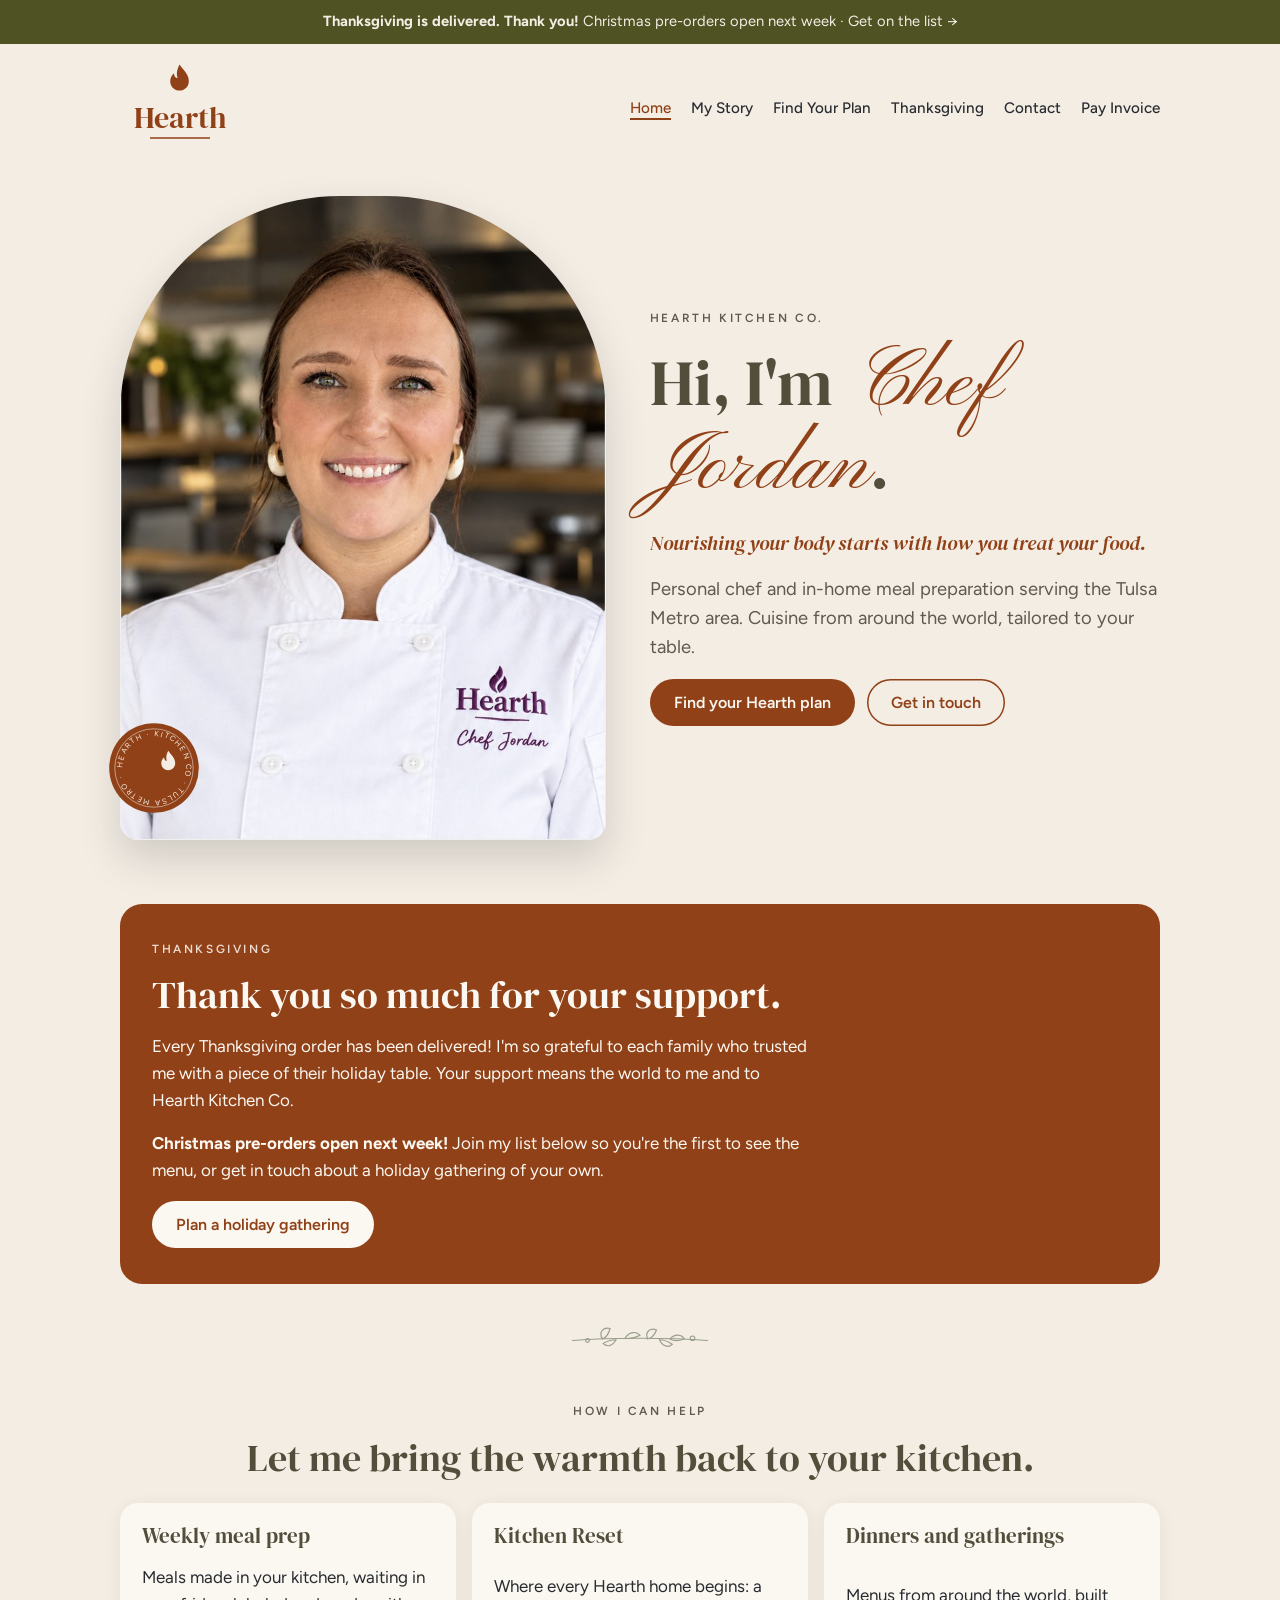
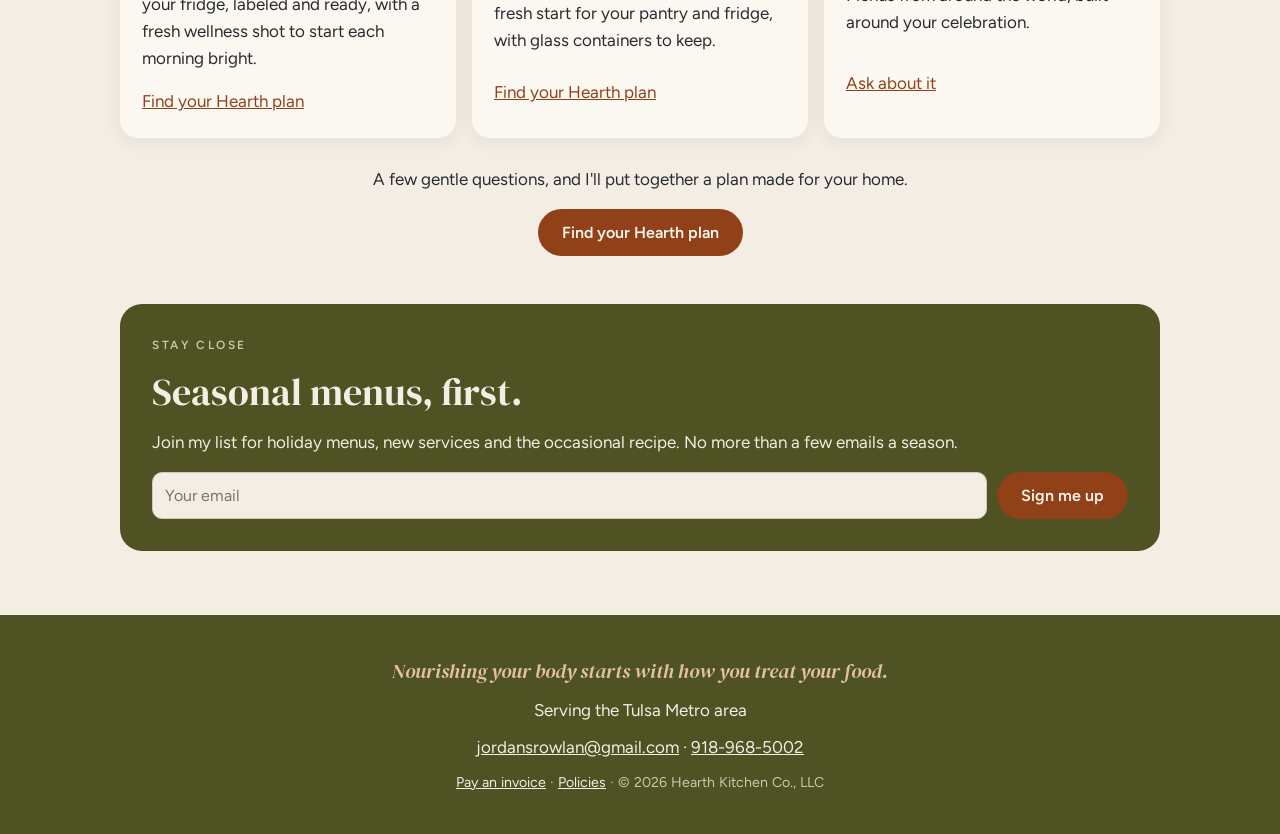
<file: index.html>
<!doctype html>
<html lang="en">
<head>
<meta charset="utf-8">
<meta name="viewport" content="width=device-width,initial-scale=1,viewport-fit=cover">
<title>Hearth Kitchen Co. | Chef Jordan, Tulsa Metro</title>
<meta name="description" content="Personal chef and in-home meal preparation serving the Tulsa Metro area. Cuisine from around the world, tailored to your table.">
<meta name="theme-color" content="#914117">
<link rel="icon" href="favicon.svg" type="image/svg+xml">
<link rel="preconnect" href="https://fonts.googleapis.com"><link rel="preconnect" href="https://fonts.gstatic.com" crossorigin><link rel="stylesheet" href="https://fonts.googleapis.com/css2?family=DM+Serif+Display:ital@0;1&family=Figtree:wght@400;500;600&family=Pinyon+Script&display=swap">
<link rel="stylesheet" href="style.css">
<script type="application/ld+json">{"@context":"https://schema.org","@type":"FoodEstablishment","name":"Hearth Kitchen Co.","legalName":"Hearth Kitchen Co., LLC","description":"Personal chef and in-home meal preparation serving the Tulsa Metro area.","telephone":"+1-918-968-5002","email":"jordansrowlan@gmail.com","founder":{"@type":"Person","name":"Jordan Rowlan","jobTitle":"Owner and Chef"},"areaServed":{"@type":"Place","name":"Tulsa Metro area, Oklahoma"},"address":{"@type":"PostalAddress","addressLocality":"Broken Arrow","addressRegion":"OK","addressCountry":"US"},"servesCuisine":"Global, seasonal, home-cooked","slogan":"Nourishing your body starts with how you treat your food."}</script>
</head>
<body>
<a class="skip" href="#main">Skip to content</a>
<a class="announce" href="thanksgiving.html"><b>Thanksgiving is delivered. Thank you!</b> Christmas pre-orders open next week &middot; Get on the list &rarr;</a>
<div class="wrap">
<header class="site-head">
  <a class="brand" href="index.html" aria-label="Hearth Kitchen Co. home"><svg viewBox="0 0 120 92" role="img" aria-label="Hearth"><g transform="translate(0,0) scale(.62) translate(36,0)"><path d="M60 4c6 9 15 15 15 27 0 9-7 15-15 15s-15-6-15-15c0-6 3-10 6-13 0 5 3 8 6 8-3-8 0-16 3-22z" fill="currentColor"/></g><text x="60" y="66" text-anchor="middle" font-family="DM Serif Display, Georgia, serif" font-size="30" fill="currentColor">Hearth</text><line x1="30" y1="76" x2="90" y2="76" stroke="currentColor" stroke-width="1.4"/></svg></a>
  <nav class="site-nav" aria-label="Main"><ul><li><a href="index.html" aria-current="page">Home</a></li><li><a href="story.html">My Story</a></li><li><a href="quiz.html">Find Your Plan</a></li><li><a href="thanksgiving.html">Thanksgiving</a></li><li><a href="contact.html">Contact</a></li><li><a href="pay.html">Pay Invoice</a></li></ul></nav>
</header>
<main id="main">

<section class="hero" aria-labelledby="hi">
  <div class="portrait">
    <img src="images/chef-jordan.jpg" width="900" height="1193" alt="Chef Jordan Rowlan of Hearth Kitchen Co., smiling in her Hearth chef coat." fetchpriority="high">
    <svg class="seal" viewBox="0 0 120 120" aria-hidden="true"><defs><path id="ring" d="M60 60m-40 0a40 40 0 1 1 80 0a40 40 0 1 1-80 0"/></defs><circle cx="60" cy="60" r="56" fill="#914117"/><circle cx="60" cy="60" r="49" fill="none" stroke="#F4EDE4" stroke-opacity=".55" stroke-width="1.2"/><text font-family="Figtree, sans-serif" font-size="9.5" letter-spacing="3" fill="#F4EDE4"><textPath href="#ring" textLength="244" lengthAdjust="spacing">HEARTH · KITCHEN CO · TULSA METRO ·</textPath></text><g transform="translate(43,36) scale(.58)" style="color:#F4EDE4"><path d="M60 4c6 9 15 15 15 27 0 9-7 15-15 15s-15-6-15-15c0-6 3-10 6-13 0 5 3 8 6 8-3-8 0-16 3-22z" fill="currentColor"/></g></svg>
  </div>
  <div class="stack">
    <div class="label">Hearth Kitchen Co.</div>
    <h1 id="hi">Hi, I'm <span class="script">Chef Jordan</span>.</h1>
    <p class="tagline">Nourishing your body starts with how you treat your food.</p>
    <p class="lede">Personal chef and in-home meal preparation serving the Tulsa Metro area. Cuisine from around the world, tailored to your table.</p>
    <div class="ctas">
      <a class="btn" href="quiz.html">Find your Hearth plan</a>
      <a class="btn ghost" href="contact.html">Get in touch</a>
    </div>
  </div>
</section>

<section class="feature" aria-labelledby="tg-feature">
  <div class="stack">
    <div class="label">Thanksgiving</div>
    <h2 id="tg-feature">Thank you so much for your support.</h2>
    <p>Every Thanksgiving order has been delivered! I'm so grateful to each family who trusted me with a piece of their holiday table. Your support means the world to me and to Hearth Kitchen Co.</p>
    <p><b>Christmas pre-orders open next week!</b> Join my list below so you're the first to see the menu, or get in touch about a holiday gathering of your own.</p>
    <p><a class="btn" href="contact.html">Plan a holiday gathering</a></p>
  </div>
</section>

<svg class="sprig" viewBox="0 0 200 40" aria-hidden="true" fill="none" stroke="currentColor" stroke-width="1.6" stroke-linecap="round"><path d="M10 22 C60 18 140 18 190 22"/><path d="M50 20c-6-10 2-16 10-14-2 8-5 12-10 14z"/><path d="M80 19c6-10 16-9 20-4-8 4-14 5-20 4z"/><path d="M110 20c-4-11 5-15 12-12-3 8-7 11-12 12z"/><path d="M140 20c7-8 16-6 19 0-8 3-14 3-19 0z"/><path d="M68 21c-5 9-12 10-17 5 6-4 11-5 17-5z"/><path d="M126 21c4 9 12 11 17 6-6-4-11-6-17-6z"/><circle cx="170" cy="19" r="3"/><circle cx="30" cy="22" r="2.5"/></svg>

<section aria-labelledby="help">
  <div class="stack" style="text-align:center;justify-items:center;margin-bottom:24px">
    <div class="label">How I can help</div>
    <h2 id="help">Let me bring the warmth back to your kitchen.</h2>
  </div>
  <div class="offer">
    <article class="card stack"><h3>Weekly meal prep</h3><p>Meals made in your kitchen, waiting in your fridge, labeled and ready, with a fresh wellness shot to start each morning bright.</p><p><a href="quiz.html">Find your Hearth plan</a></p></article>
    <article class="card stack"><h3>Kitchen Reset</h3><p>Where every Hearth home begins: a fresh start for your pantry and fridge, with glass containers to keep.</p><p><a href="quiz.html">Find your Hearth plan</a></p></article>
    <article class="card stack"><h3>Dinners and gatherings</h3><p>Menus from around the world, built around your celebration.</p><p><a href="contact.html">Ask about it</a></p></article>
  </div>
  <div class="stack" style="text-align:center;justify-items:center;margin-top:28px">
    <p>A few gentle questions, and I'll put together a plan made for your home.</p>
    <p><a class="btn" href="quiz.html">Find your Hearth plan</a></p>
  </div>
</section>

<section class="dark stack" aria-labelledby="news">
  <div class="label">Stay close</div>
  <h2 id="news">Seasonal menus, first.</h2>
  <p>Join my list for holiday menus, new services and the occasional recipe. No more than a few emails a season.</p>
  <form class="inline-form" action="#" method="POST" data-formspree data-thanks="You're on the list. Thank you! With love, Jordan.">
    <label for="news-email" class="skip">Email</label>
    <input id="news-email" name="email" type="email" autocomplete="email" placeholder="Your email" required>
    <input type="hidden" name="_subject" value="New email signup">
    <input type="hidden" name="list" value="newsletter">
    <button class="btn" type="submit">Sign me up</button>
    <p class="formmsg" hidden role="status" style="flex-basis:100%"></p>
  </form>
</section>

</main>
</div>
<footer class="site-foot">
  <div class="wrap">
    <div class="tagline">Nourishing your body starts with how you treat your food.</div>
    <div>Serving the Tulsa Metro area</div>
    <div><a href="mailto:jordansrowlan@gmail.com">jordansrowlan@gmail.com</a> &middot; <a href="tel:+19189685002">918-968-5002</a></div>
    <div class="social" data-social></div>
    <small><a href="pay.html">Pay an invoice</a> &middot; <a href="policies.html">Policies</a> &middot; &copy; <span data-year>2026</span> Hearth Kitchen Co., LLC</small>
  </div>
</footer>
<script src="data.js"></script>
<script src="site.js"></script>
<script src="form.js"></script>
</body>
</html>
</file>
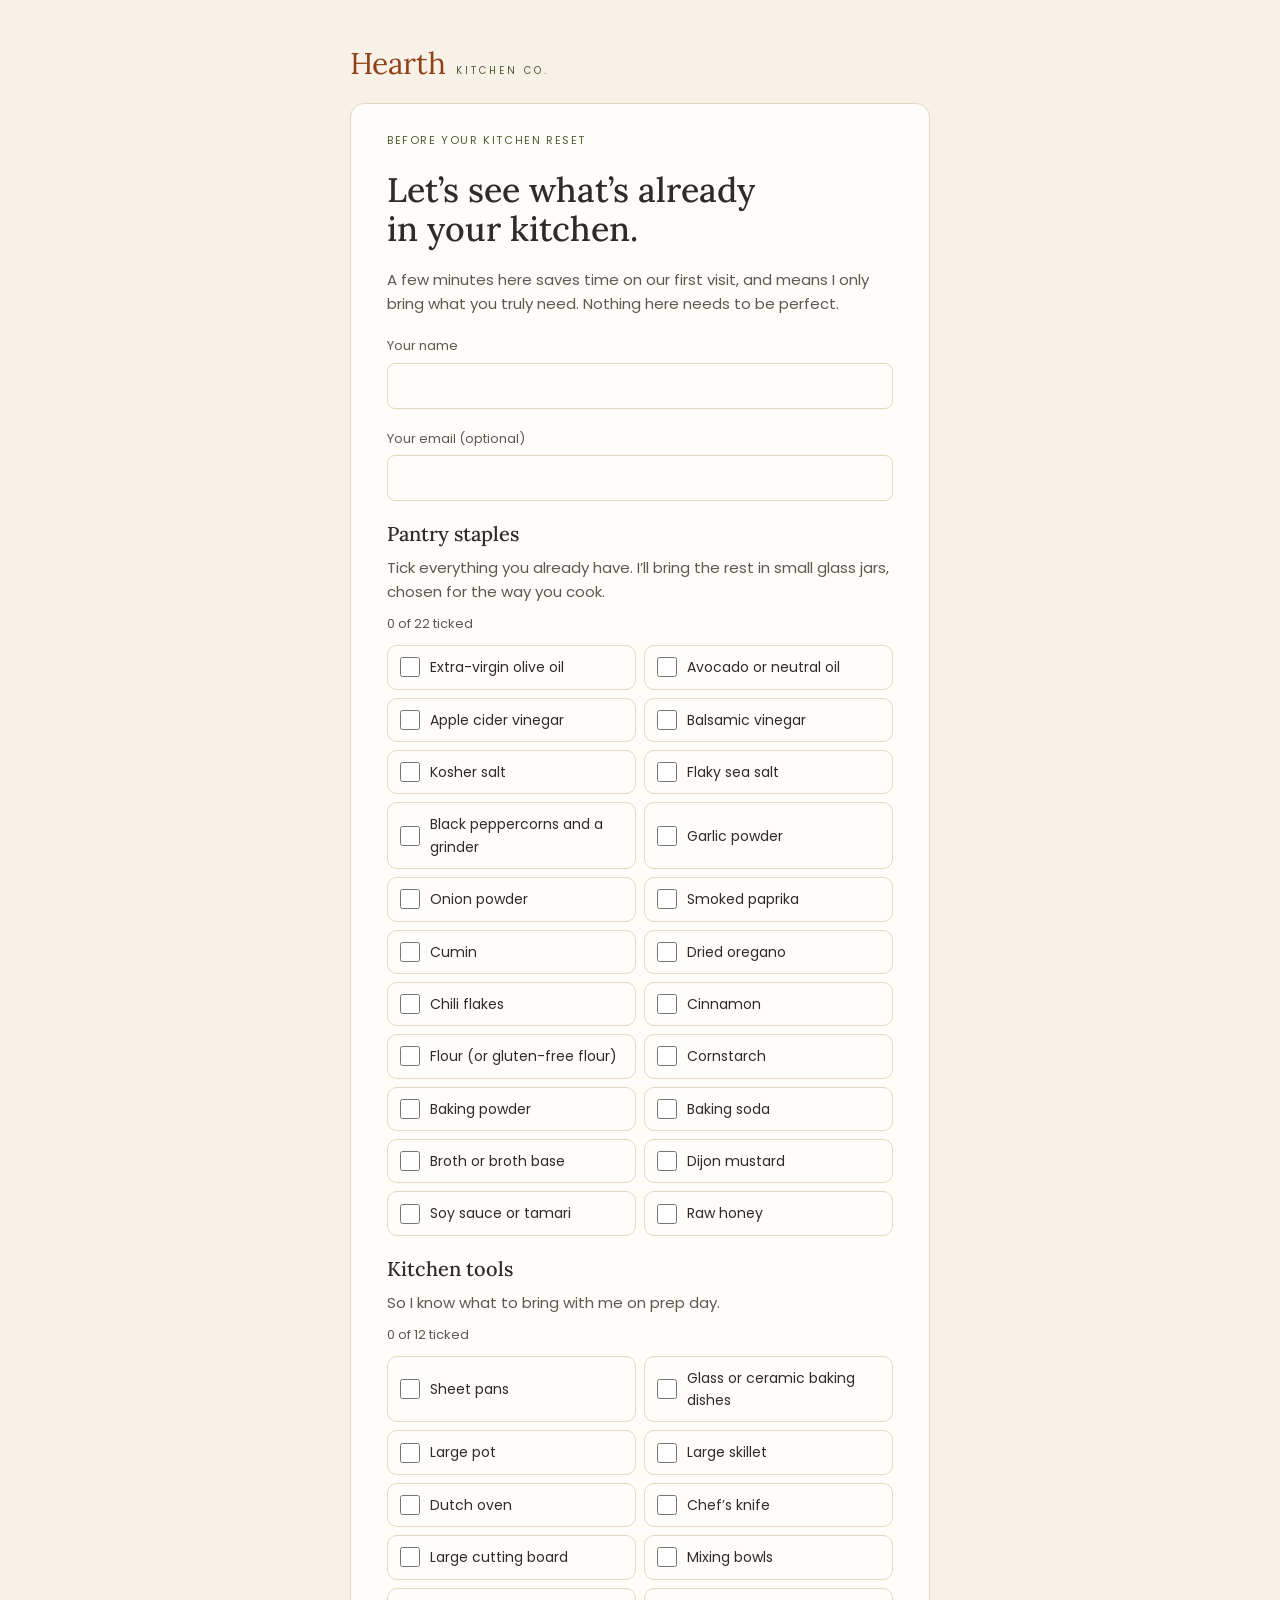
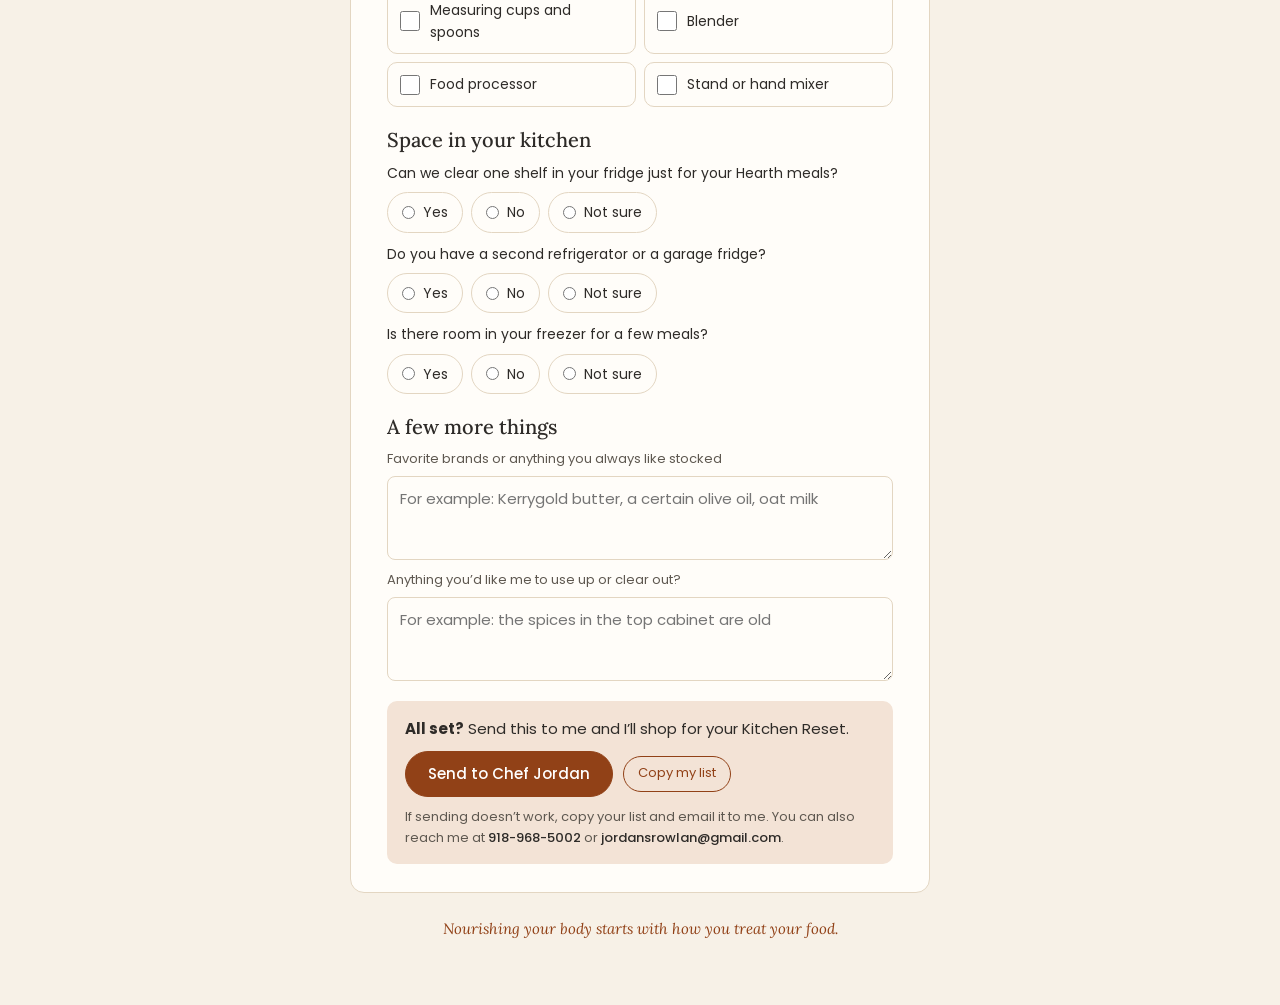
<file: checklist.html>
<!DOCTYPE html>
<html lang="en">
<head>
<meta charset="utf-8">
<meta name="viewport" content="width=device-width,initial-scale=1,viewport-fit=cover">
<title>Kitchen Reset Checklist | Hearth Kitchen Co.</title>
<meta name="description" content="A short checklist for Hearth clients before their Kitchen Reset visit.">
<meta name="robots" content="noindex">
<meta name="theme-color" content="#914117">
<link rel="icon" href="favicon.svg" type="image/svg+xml">
<link rel="preconnect" href="https://fonts.googleapis.com">
<link rel="stylesheet" href="https://fonts.googleapis.com/css2?family=Lora:ital,wght@0,400;0,500;1,400&family=Poppins:wght@300;400;500&display=swap">
<style>
/* Layout: one centered recipe-card column; one question at a time, then a result card */
:root {
  --bg: #F7F1E7;
  --card: #FFFDF9;
  --fg: #2E2B28;
  --muted: #5E5850;
  --line: #E3D6C2;
  --terra: #914117;
  --terra-soft: #F3E3D6;
  --olive: #4E5D33;
  --gold: #B8924A;
  --on-terra: #FFFFFF;
  --paper: #FBF5EA;
  --display: 'Lora', Georgia, 'Times New Roman', serif;
  --body: 'Poppins', 'Segoe UI', system-ui, sans-serif;
}
@media (prefers-color-scheme: dark) {
  :root:not([data-theme="light"]) {
    --bg: #1E1D19; --card: #2A2823; --fg: #F2EBDF; --muted: #C2B8A8; --line: #45403A;
    --terra: #E08A5C; --terra-soft: #3D2A20; --olive: #A9B98A; --gold: #D2B06E; --on-terra: #1E1D19; --paper: #24221D;
    color-scheme: dark;
  }
}
:root[data-theme="dark"] {
  --bg: #1E1D19; --card: #2A2823; --fg: #F2EBDF; --muted: #C2B8A8; --line: #45403A;
  --terra: #E08A5C; --terra-soft: #3D2A20; --olive: #A9B98A; --gold: #D2B06E; --on-terra: #1E1D19; --paper: #24221D;
  color-scheme: dark;
}
* { box-sizing: border-box; }
body {
  background: var(--bg); color: var(--fg); font-family: var(--body); font-size: 15px; line-height: 1.6;
  padding-left: max(16px, env(safe-area-inset-left, 0px));
  padding-right: max(16px, env(safe-area-inset-right, 0px));
  padding-block: 40px 56px;
}
.wrap { max-width: 580px; margin: 0 auto; display: flex; flex-direction: column; gap: 24px; }
.brand { display: flex; align-items: baseline; gap: 10px; }
.brand .name { font-family: var(--display); font-size: 30px; color: var(--terra); line-height: 1; }
.brand .co { font-size: 10px; letter-spacing: 3px; color: var(--olive); }
.card { background: var(--card); border: 1px solid var(--line); border-radius: 14px; padding: 28px clamp(20px, 5vw, 36px); display: flex; flex-direction: column; gap: 20px; }
.progress { height: 4px; border-radius: 2px; background: var(--line); overflow: hidden; }
.progress span { display: block; height: 100%; background: var(--gold); border-radius: 2px; transition: width .3s ease; }
@media (prefers-reduced-motion: reduce) { .progress span { transition: none; } }
.eyebrow { font-size: 11px; letter-spacing: 1.6px; text-transform: uppercase; color: var(--olive); margin: 0; }
h1, h2 { font-family: var(--display); font-weight: 500; margin: 0; text-wrap: balance; }
h1 { font-size: clamp(26px, 6vw, 34px); line-height: 1.15; }
h2 { font-size: 22px; line-height: 1.25; }
.lede { margin: 0; color: var(--muted); }
.options { display: flex; flex-direction: column; gap: 10px; }
.opt {
  font: inherit; color: inherit; text-align: left; cursor: pointer;
  background: transparent; border: 1px solid var(--line); border-radius: 10px;
  padding: 14px 16px; display: flex; flex-direction: column; gap: 2px; min-height: 44px;
  transition: border-color .15s, background .15s;
}
.opt:hover { border-color: var(--terra); }
.opt[aria-pressed="true"] { border-color: var(--terra); background: var(--terra-soft); }
.opt strong { font-weight: 500; }
.opt small { color: var(--muted); font-size: 13px; }
.people { display: grid; grid-template-columns: repeat(3, minmax(0, 1fr)); gap: 10px; }
.people .opt { align-items: center; text-align: center; padding: 14px 8px; }
.people .opt strong { font-family: var(--display); font-size: 22px; font-weight: 500; }
.chips { display: flex; flex-wrap: wrap; gap: 8px; }
.chips .opt { flex-direction: row; align-items: center; padding: 10px 14px; border-radius: 999px; }
.counter { display: flex; justify-content: space-between; align-items: center; gap: 12px; padding: 12px 0; border-bottom: 1px solid var(--line); }
.counter:first-child { border-top: 1px solid var(--line); }
.counter .who strong { display: block; font-weight: 500; }
.counter .who small { color: var(--muted); font-size: 13px; }
.stepper { display: flex; align-items: center; gap: 12px; }
.stepper button { font: inherit; font-size: 20px; line-height: 1; width: 44px; height: 44px; border-radius: 50%; border: 1px solid var(--terra); background: transparent; color: var(--terra); cursor: pointer; }
.stepper button:disabled { opacity: .35; cursor: not-allowed; }
.stepper output { font-family: var(--display); font-size: 24px; min-width: 24px; text-align: center; font-variant-numeric: tabular-nums; }
.ages { display: grid; grid-template-columns: repeat(auto-fill, minmax(140px, 1fr)); gap: 10px; }
.ages label, .field label { display: flex; flex-direction: column; gap: 4px; font-size: 13px; color: var(--muted); }
select, textarea, input[type="text"], input[type="email"] { font: inherit; color: var(--fg); background: var(--card); border: 1px solid var(--line); border-radius: 8px; padding: 10px 12px; min-height: 44px; width: 100%; }
textarea { min-height: 84px; resize: vertical; }
select:focus-visible, textarea:focus-visible, input[type="text"]:focus-visible, input[type="email"]:focus-visible { outline: 2px solid var(--gold); outline-offset: 1px; }
.field { display: flex; flex-direction: column; gap: 6px; }
.warn { margin: 0; font-size: 13px; color: var(--terra); }
.nav { display: flex; justify-content: space-between; gap: 12px; flex-wrap: wrap; }
.btn {
  font: inherit; font-weight: 500; cursor: pointer; border-radius: 999px; min-height: 44px;
  padding: 10px 22px; border: 1px solid var(--terra); background: var(--terra); color: var(--on-terra);
}
.btn.ghost { background: transparent; color: var(--terra); }
.btn:disabled { opacity: .4; cursor: not-allowed; }
button:focus-visible { outline: 2px solid var(--gold); outline-offset: 2px; }
.result-head { display: flex; flex-direction: column; gap: 6px; }
.plan-name { font-family: var(--display); font-size: clamp(34px, 8vw, 44px); color: var(--terra); line-height: 1.05; }
.serve { margin: 4px 0 0; font-family: var(--display); font-style: italic; font-size: 16px; color: var(--olive); }
.shared { display: grid; gap: 14px; }
.shared dl { margin: 0; border-left: 2px solid var(--gold); padding-left: 14px; display: grid; gap: 8px; font-size: 14px; }
.shared dl div { display: grid; grid-template-columns: 132px minmax(0, 1fr); gap: 10px; }
.shared dt { color: var(--muted); }
.shared dd { margin: 0; overflow-wrap: anywhere; }
@media (max-width: 460px) { .shared dl div { grid-template-columns: minmax(0, 1fr); gap: 0; } }
.table-sum { display: grid; gap: 4px; font-size: 14px; border-left: 2px solid var(--gold); padding-left: 14px; }
.table-sum p { margin: 0; }
.table-sum .k { color: var(--muted); }
.rows { display: flex; flex-direction: column; border-top: 1px solid var(--line); }
.row { display: flex; justify-content: space-between; align-items: baseline; gap: 12px; padding: 12px 0; border-bottom: 1px solid var(--line); }
.row span:first-child { min-width: 0; }
.row .amt { font-family: var(--display); font-size: 20px; white-space: nowrap; font-variant-numeric: tabular-nums; }
.row .sub { display: block; font-size: 12.5px; color: var(--muted); }
.note { margin: 0; font-size: 13px; color: var(--muted); }
.includes { margin: 0; padding: 0; list-style: none; display: grid; gap: 8px; font-size: 14px; }
.includes li { display: flex; gap: 10px; align-items: flex-start; }
.includes svg { flex: none; margin-top: 4px; }
.contact { background: var(--terra-soft); border-radius: 10px; padding: 16px 18px; display: flex; flex-direction: column; gap: 10px; }
.contact p { margin: 0; }
.contact-line { display: flex; justify-content: space-between; align-items: center; gap: 10px; flex-wrap: wrap; }
.contact-line span { user-select: all; font-weight: 500; overflow-wrap: anywhere; min-width: 0; }
.copy { font: inherit; font-size: 13px; cursor: pointer; background: transparent; color: var(--terra); border: 1px solid var(--terra); border-radius: 999px; padding: 6px 14px; min-height: 36px; }
.letter { background: var(--paper); border: 1px solid var(--line); border-radius: 12px; padding: 22px clamp(18px, 4vw, 28px); display: flex; flex-direction: column; gap: 12px; font-family: var(--display); font-size: 16.5px; line-height: 1.65; }
.letter p { margin: 0; }
.letter .dear { font-style: italic; font-size: 18px; color: var(--terra); }
.letter .sign { font-style: italic; font-size: 18px; color: var(--terra); text-align: right; }
.rhythm { display: flex; flex-direction: column; }
.beat { display: grid; grid-template-columns: 128px minmax(0, 1fr); gap: 14px; padding: 12px 0; border-bottom: 1px solid var(--line); font-size: 14px; }
.beat:first-child { border-top: 1px solid var(--line); }
.beat .when { font-size: 11px; letter-spacing: 1.4px; text-transform: uppercase; color: var(--olive); padding-top: 2px; }
@media (max-width: 460px) { .beat { grid-template-columns: minmax(0, 1fr); gap: 2px; } }
.details { display: flex; flex-direction: column; gap: 14px; }
.detail { border: 1px solid var(--line); border-radius: 10px; padding: 14px 16px 16px; margin: 0; display: flex; flex-direction: column; gap: 10px; min-width: 0; }
.detail legend { padding: 0 6px; font-family: var(--display); font-size: 17px; color: var(--terra); }
.days { display: grid; grid-template-columns: repeat(auto-fill, minmax(118px, 1fr)); gap: 10px; }
.day { font: inherit; color: inherit; cursor: pointer; background: transparent; border: 1px solid var(--line); border-radius: 10px; min-height: 48px; padding: 10px 12px; display: flex; align-items: center; gap: 10px; text-align: left; }
.day:hover { border-color: var(--terra); }
.day[aria-pressed="true"] { border-color: var(--terra); background: var(--terra-soft); }
.day .rank { flex: none; width: 26px; height: 26px; border-radius: 50%; border: 1px solid var(--line); display: grid; place-items: center; font-family: var(--display); font-size: 15px; color: var(--terra); }
.day[aria-pressed="true"] .rank { background: var(--terra); border-color: var(--terra); color: var(--on-terra); }
.hint { color: var(--muted); font-size: 12.5px; }
input[type="date"] { font: inherit; color: var(--fg); background: var(--card); border: 1px solid var(--line); border-radius: 8px; padding: 10px 12px; min-height: 44px; width: 100%; }
.send { display: flex; flex-wrap: wrap; gap: 10px; align-items: center; }
.sel { user-select: all; color: var(--fg); font-weight: 500; overflow-wrap: anywhere; }
.send .btn { text-decoration: none; display: inline-flex; align-items: center; }
.group { display: flex; flex-direction: column; gap: 10px; }
.group h2 { font-size: 20px; }
.checks { display: grid; grid-template-columns: repeat(auto-fill, minmax(200px, 1fr)); gap: 8px; }
.check { display: flex; gap: 10px; align-items: center; border: 1px solid var(--line); border-radius: 10px; padding: 10px 12px; min-height: 44px; cursor: pointer; font-size: 14px; }
.check input { width: 20px; height: 20px; accent-color: var(--terra); flex: none; margin: 0; }
.check:has(input:checked) { border-color: var(--terra); background: var(--terra-soft); }
.count { font-size: 13px; color: var(--muted); margin: 0; }
input[type="text"], textarea { font: inherit; color: var(--fg); background: var(--card); border: 1px solid var(--line); border-radius: 8px; padding: 10px 12px; min-height: 44px; width: 100%; }
textarea { min-height: 84px; resize: vertical; }
.yn { display: flex; flex-wrap: wrap; gap: 8px; }
.yn label { display: inline-flex; gap: 8px; align-items: center; border: 1px solid var(--line); border-radius: 999px; padding: 8px 14px; min-height: 40px; cursor: pointer; font-size: 14px; }
.yn label:has(input:checked) { border-color: var(--terra); background: var(--terra-soft); }
.yn input { accent-color: var(--terra); margin: 0; }
.q { display: flex; flex-direction: column; gap: 8px; }
.q p { margin: 0; font-size: 14px; }
.plantext { margin: 0; white-space: pre-wrap; overflow-wrap: anywhere; font: 13px/1.5 var(--body); background: var(--card); color: var(--fg); border: 1px solid var(--line); border-radius: 8px; padding: 12px; max-height: 320px; overflow: auto; user-select: all; }
.foot { text-align: center; font-family: var(--display); font-style: italic; color: var(--terra); margin: 0; }
@media (prefers-reduced-motion: reduce) { .opt { transition: none; } }
.brand { text-decoration: none; }
[hidden] { display: none !important; }
</style>

<div class="wrap">
  <a class="brand" href="index.html" aria-label="Hearth Kitchen Co. home"><span class="name">Hearth</span><span class="co">KITCHEN CO.</span></a>
  <div class="card" id="card" aria-live="polite"></div>
  <p class="foot">Nourishing your body starts with how you treat your food.</p>
</div>

<script>
var GROUPS = [
  ['pantry', 'Pantry staples', 'Tick everything you already have. I’ll bring the rest in small glass jars, chosen for the way you cook.', [
    'Extra-virgin olive oil', 'Avocado or neutral oil', 'Apple cider vinegar', 'Balsamic vinegar', 'Kosher salt', 'Flaky sea salt', 'Black peppercorns and a grinder',
    'Garlic powder', 'Onion powder', 'Smoked paprika', 'Cumin', 'Dried oregano', 'Chili flakes', 'Cinnamon',
    'Flour (or gluten-free flour)', 'Cornstarch', 'Baking powder', 'Baking soda', 'Broth or broth base', 'Dijon mustard', 'Soy sauce or tamari', 'Raw honey']],
  ['tools', 'Kitchen tools', 'So I know what to bring with me on prep day.', [
    'Sheet pans', 'Glass or ceramic baking dishes', 'Large pot', 'Large skillet', 'Dutch oven', 'Chef’s knife', 'Large cutting board',
    'Mixing bowls', 'Measuring cups and spoons', 'Blender', 'Food processor', 'Stand or hand mixer']]
];
var QS = [
  ['shelf', 'Can we clear one shelf in your fridge just for your Hearth meals?'],
  ['fridge2', 'Do you have a second refrigerator or a garage fridge?'],
  ['freezer', 'Is there room in your freezer for a few meals?']
];
var state = { name: '', email: '', hp: '', have: {}, yn: {}, brands: '', clear: '', sendStatus: '' };
// Fill in name and email if she just came from the plan quiz (kept only in this browser tab).
try { var qc = JSON.parse(sessionStorage.getItem('hearthClient') || 'null'); if (qc) { state.name = qc.name || ''; state.email = qc.email || ''; } } catch (e) {}
var card = document.getElementById('card');
function esc(s) { return String(s).replace(/[&<>"]/g, function (c) { return { '&': '&amp;', '<': '&lt;', '>': '&gt;', '"': '&quot;' }[c]; }); }
function key(g, i) { return g + '-' + i; }
function render() {
  var h = '<p class="eyebrow">Before your Kitchen Reset</p><h1>Let’s see what’s already in your kitchen.</h1>' +
    '<p class="lede">A few minutes here saves time on our first visit, and means I only bring what you truly need. Nothing here needs to be perfect.</p>' +
    '<div class="field"><label for="cname">Your name</label><input type="text" id="cname" autocomplete="name" value="' + esc(state.name) + '"></div>' +
    '<div class="field"><label for="cemail">Your email (optional)</label><input type="email" id="cemail" autocomplete="email" inputmode="email" value="' + esc(state.email) + '"></div>' +
    '<input type="text" id="hkWebsite" name="website" tabindex="-1" autocomplete="off" aria-hidden="true" style="position:absolute;left:-9999px;width:1px;height:1px;opacity:0">';
  GROUPS.forEach(function (g) {
    var have = g[3].filter(function (_, i) { return state.have[key(g[0], i)]; }).length;
    h += '<section class="group" aria-labelledby="h-' + g[0] + '"><h2 id="h-' + g[0] + '">' + g[1] + '</h2><p class="lede">' + g[2] + '</p>' +
      '<p class="count" id="count-' + g[0] + '">' + have + ' of ' + g[3].length + ' ticked</p><div class="checks">';
    g[3].forEach(function (item, i) {
      var id = key(g[0], i);
      h += '<label class="check" for="c-' + id + '"><input type="checkbox" id="c-' + id + '" data-k="' + id + '"' + (state.have[id] ? ' checked' : '') + '><span>' + esc(item) + '</span></label>';
    });
    h += '</div></section>';
  });
  h += '<section class="group"><h2>Space in your kitchen</h2>';
  QS.forEach(function (q) {
    h += '<div class="q"><p>' + esc(q[1]) + '</p><div class="yn" role="radiogroup" aria-label="' + esc(q[1]) + '">' +
      ['Yes', 'No', 'Not sure'].map(function (v) { return '<label><input type="radio" name="' + q[0] + '" value="' + v + '"' + (state.yn[q[0]] === v ? ' checked' : '') + '>' + v + '</label>'; }).join('') + '</div></div>';
  });
  h += '</section>' +
    '<section class="group"><h2>A few more things</h2>' +
    '<div class="field"><label for="brands">Favorite brands or anything you always like stocked</label><textarea id="brands" placeholder="For example: Kerrygold butter, a certain olive oil, oat milk">' + esc(state.brands) + '</textarea></div>' +
    '<div class="field"><label for="clear">Anything you’d like me to use up or clear out?</label><textarea id="clear" placeholder="For example: the spices in the top cabinet are old">' + esc(state.clear) + '</textarea></div></section>' +
    '<div class="contact"><p><strong>All set?</strong> Send this to me and I’ll shop for your Kitchen Reset.</p>' +
    '<div class="send"><button type="button" class="btn" id="send">Send to Chef Jordan</button><button type="button" class="copy" id="copy">Copy my list</button></div>' +
    '<p class="note" id="sendMsg" role="status" hidden></p>' +
      '<div id="planBox" hidden><p class="note">Your list, ready to copy and email to jordansrowlan@gmail.com:</p><pre class="plantext" id="planText"></pre></div>' +
    '<p class="note" id="sendHelp">If sending doesn\u2019t work, copy your list and email it to me. You can also reach me at <span class="sel">918-968-5002</span> or <span class="sel">jordansrowlan@gmail.com</span>.</p></div>';
  card.innerHTML = h;
  bind();
}
function summary() {
  var L = ['Kitchen Reset checklist from ' + (state.name.trim() || 'a client'), ''];
  GROUPS.forEach(function (g) {
    var has = [], need = [];
    g[3].forEach(function (item, i) { (state.have[key(g[0], i)] ? has : need).push(item); });
    L.push(g[1].toUpperCase());
    L.push((g[0] === 'pantry' ? 'To buy: ' : 'To bring: ') + (need.length ? need.join(', ') : 'nothing'));
    L.push('Already has: ' + (has.length ? has.join(', ') : 'none'));
    L.push('');
  });
  L.push('SPACE');
  QS.forEach(function (q) { L.push(q[1] + ' ' + (state.yn[q[0]] || 'no answer')); });
  if (state.brands.trim()) { L.push(''); L.push('Favorite brands: ' + state.brands.trim()); }
  if (state.clear.trim()) L.push('Use up or clear out: ' + state.clear.trim());
  return L.join('\n');
}
function refreshSend() { var a = document.getElementById('send'), m = document.getElementById('sendMsg'); if (a && state.sendStatus === 'sent') { state.sendStatus = ''; a.disabled = false; a.textContent = 'Send my updates'; if (m) m.hidden = true; } }
function bind() {
  card.querySelectorAll('input[data-k]').forEach(function (el) {
    el.addEventListener('change', function () {
      state.have[el.getAttribute('data-k')] = el.checked;
      GROUPS.forEach(function (g) {
        var c = document.getElementById('count-' + g[0]);
        if (c) c.textContent = g[3].filter(function (_, i) { return state.have[key(g[0], i)]; }).length + ' of ' + g[3].length + ' ticked';
      });
      refreshSend();
    });
  });
  card.querySelectorAll('.yn input').forEach(function (el) { el.addEventListener('change', function () { state.yn[el.name] = el.value; refreshSend(); }); });
  [['cname', 'name'], ['cemail', 'email'], ['hkWebsite', 'hp'], ['brands', 'brands'], ['clear', 'clear']].forEach(function (p) {
    var el = document.getElementById(p[0]); if (el) el.addEventListener('input', function () { state[p[1]] = el.value; refreshSend(); });
  });
  var sp = document.getElementById('send');
  if (sp) sp.addEventListener('click', function () {
    var msg = document.getElementById('sendMsg'), help = document.getElementById('sendHelp');
    var box = document.getElementById('planBox'), pt = document.getElementById('planText');
    if (!state.name.trim()) { msg.className = 'warn'; msg.hidden = false; msg.textContent = 'Please add your name at the top first.'; document.getElementById('cname').focus(); return; }
    sp.disabled = true; sp.textContent = 'Sending\u2026'; msg.hidden = true; state.sendStatus = 'sending';
    fetch('https://hearth-checkout.jordansrowlan.workers.dev/send-checklist', { method: 'POST', headers: { 'Content-Type': 'application/json' },
      body: JSON.stringify({ name: state.name.trim(), email: state.email.trim(), summary: summary(), website: state.hp }) })
      .then(function (r) { return r.json().then(function (d) { if (!r.ok || !d.ok) throw new Error(d.error || 'failed'); }); })
      .then(function () {
        state.sendStatus = 'sent'; sp.textContent = 'Sent'; msg.className = 'note'; msg.hidden = false;
        msg.textContent = 'Thank you! Your checklist is on its way to me, and I\u2019ll shop for your Kitchen Reset. With love, Jordan.';
        if (help) help.hidden = true;
      })
      .catch(function () {
        state.sendStatus = 'failed'; sp.disabled = false; sp.textContent = 'Try again';
        msg.className = 'warn'; msg.hidden = false;
        msg.textContent = 'I\u2019m so sorry, your checklist didn\u2019t send. Your list is below: copy it and email it to me, or text me at 918-968-5002.';
        if (box && pt) { pt.textContent = summary(); box.hidden = false; }
      });
  });
  var cp = document.getElementById('copy');
  if (cp) cp.addEventListener('click', function () {
    var lab = cp.textContent;
    try { navigator.clipboard.writeText(summary()).then(function () { cp.textContent = 'Copied'; setTimeout(function () { cp.textContent = lab; }, 1600); }, function () { cp.textContent = 'Copy not available here'; }); } catch (e) { cp.textContent = 'Copy not available here'; }
  });
}
render();
</script>

</html>
</file>
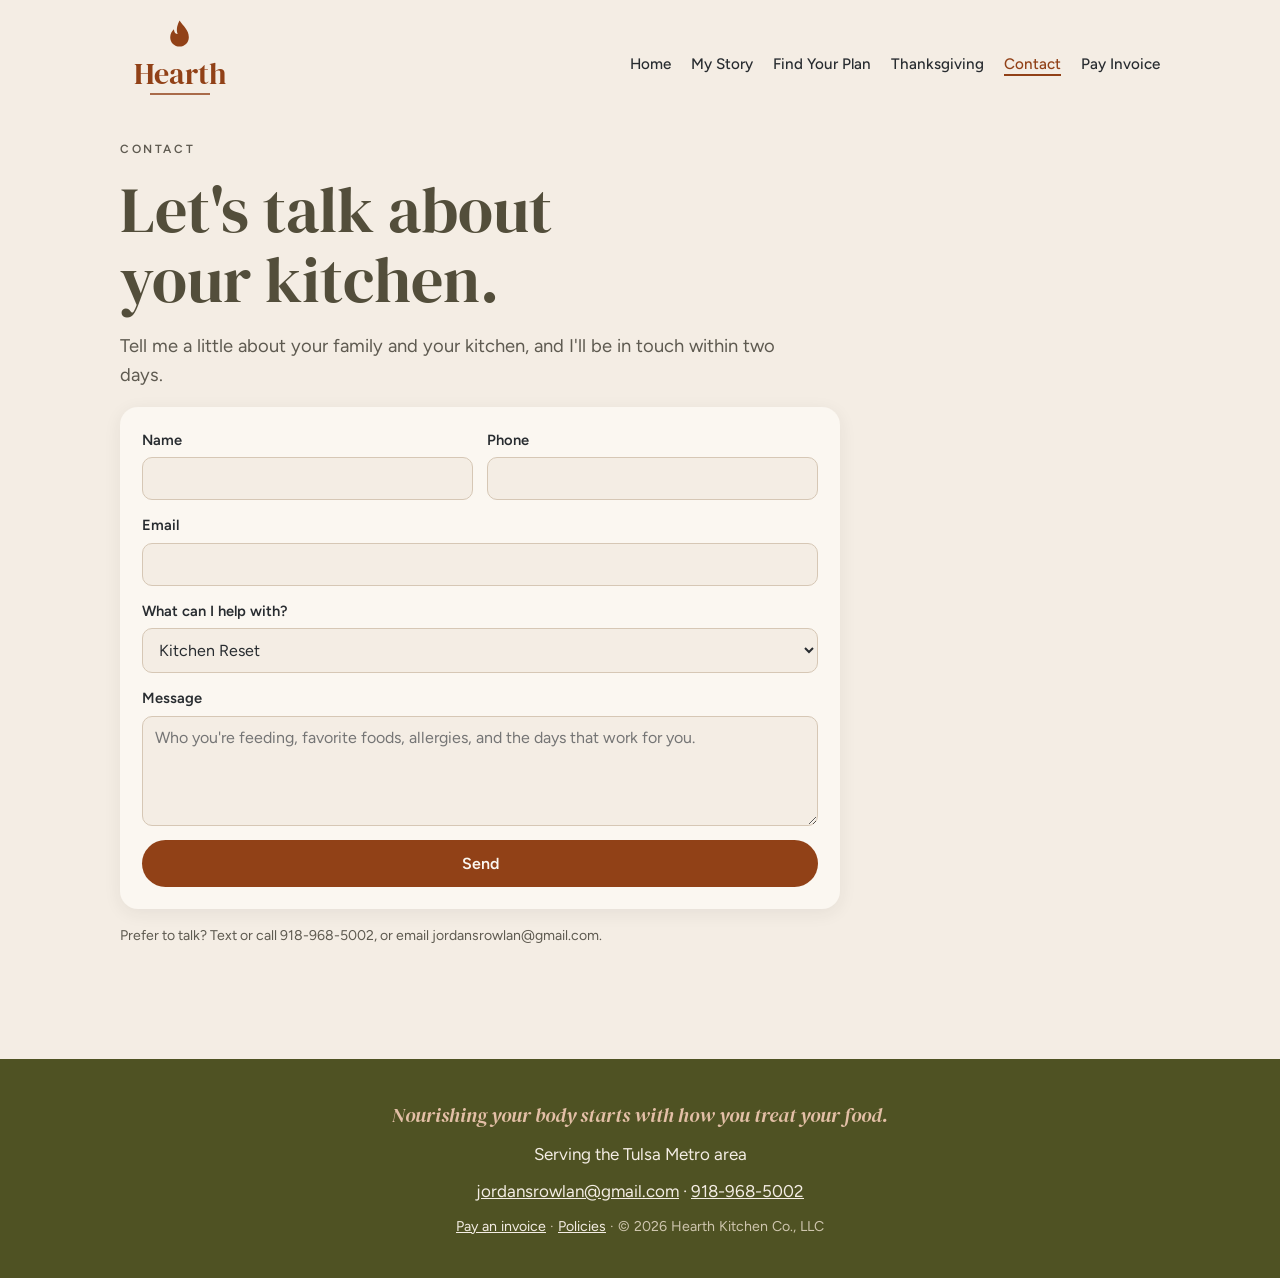
<file: contact.html>
<!doctype html>
<html lang="en">
<head>
<meta charset="utf-8">
<meta name="viewport" content="width=device-width,initial-scale=1,viewport-fit=cover">
<title>Contact | Hearth Kitchen Co.</title>
<meta name="description" content="Ask Chef Jordan about weekly in-home meal preparation, a Kitchen Reset, events or holiday menus in the Tulsa Metro area.">
<meta name="theme-color" content="#914117">
<link rel="icon" href="favicon.svg" type="image/svg+xml">
<link rel="preconnect" href="https://fonts.googleapis.com"><link rel="preconnect" href="https://fonts.gstatic.com" crossorigin><link rel="stylesheet" href="https://fonts.googleapis.com/css2?family=DM+Serif+Display:ital@0;1&family=Figtree:wght@400;500;600&family=Pinyon+Script&display=swap">
<link rel="stylesheet" href="style.css">

</head>
<body>
<a class="skip" href="#main">Skip to content</a>
<div class="wrap">
<header class="site-head">
  <a class="brand" href="index.html" aria-label="Hearth Kitchen Co. home"><svg viewBox="0 0 120 92" role="img" aria-label="Hearth"><g transform="translate(0,0) scale(.62) translate(36,0)"><path d="M60 4c6 9 15 15 15 27 0 9-7 15-15 15s-15-6-15-15c0-6 3-10 6-13 0 5 3 8 6 8-3-8 0-16 3-22z" fill="currentColor"/></g><text x="60" y="66" text-anchor="middle" font-family="DM Serif Display, Georgia, serif" font-size="30" fill="currentColor">Hearth</text><line x1="30" y1="76" x2="90" y2="76" stroke="currentColor" stroke-width="1.4"/></svg></a>
  <nav class="site-nav" aria-label="Main"><ul><li><a href="index.html">Home</a></li><li><a href="story.html">My Story</a></li><li><a href="quiz.html">Find Your Plan</a></li><li><a href="thanksgiving.html">Thanksgiving</a></li><li><a href="contact.html" aria-current="page">Contact</a></li><li><a href="pay.html">Pay Invoice</a></li></ul></nav>
</header>
<main id="main">

<section class="stack" style="padding-top:12px;max-width:720px">
  <div class="label">Contact</div>
  <h1>Let's talk about your kitchen.</h1>
  <p class="lede">Tell me a little about your family and your kitchen, and I'll be in touch within two days.</p>
  <form class="card" action="#" method="POST" data-formspree data-thanks="Thank you! I'll be in touch within two days. With love, Jordan.">
    <div class="row">
      <label for="c-name">Name<input id="c-name" name="name" autocomplete="name" required></label>
      <label for="c-phone">Phone<input id="c-phone" name="phone" type="tel" autocomplete="tel"></label>
    </div>
    <label for="c-email">Email<input id="c-email" name="email" type="email" autocomplete="email" required></label>
    <label for="c-help">What can I help with?
      <select id="c-help" name="service">
        <option>Kitchen Reset</option><option>Weekly meal prep</option><option>Wellness shots</option><option>Event</option><option>Holiday menu</option><option>Other</option>
      </select>
    </label>
    <label for="c-msg">Message<textarea id="c-msg" name="message" placeholder="Who you're feeding, favorite foods, allergies, and the days that work for you."></textarea></label>
    <input type="hidden" name="_subject" value="New Hearth Kitchen Co. inquiry">
    <button class="btn" type="submit">Send</button>
    <p class="formmsg" hidden role="status"></p>
  </form>
  <p class="formnote">Prefer to talk? Text or call 918-968-5002, or email jordansrowlan@gmail.com.</p>
</section>

</main>
</div>
<footer class="site-foot">
  <div class="wrap">
    <div class="tagline">Nourishing your body starts with how you treat your food.</div>
    <div>Serving the Tulsa Metro area</div>
    <div><a href="mailto:jordansrowlan@gmail.com">jordansrowlan@gmail.com</a> &middot; <a href="tel:+19189685002">918-968-5002</a></div>
    <div class="social" data-social></div>
    <small><a href="pay.html">Pay an invoice</a> &middot; <a href="policies.html">Policies</a> &middot; &copy; <span data-year>2026</span> Hearth Kitchen Co., LLC</small>
  </div>
</footer>
<script src="data.js"></script>
<script src="site.js"></script>
<script src="form.js"></script>
</body>
</html>
</file>
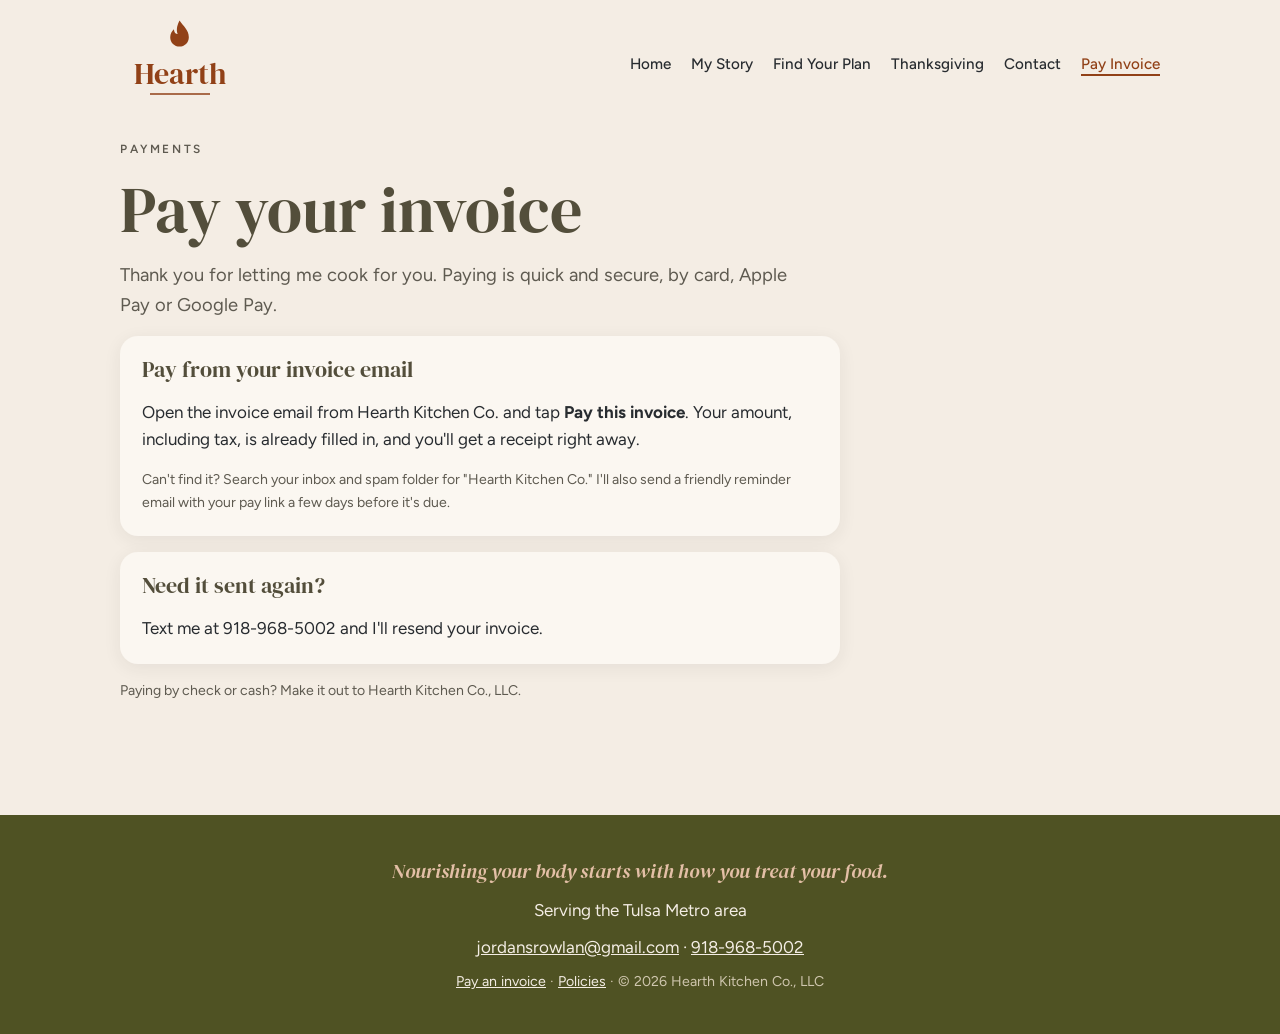
<file: pay.html>
<!doctype html>
<html lang="en">
<head>
<meta charset="utf-8">
<meta name="viewport" content="width=device-width,initial-scale=1,viewport-fit=cover">
<title>Pay Your Invoice | Hearth Kitchen Co.</title>
<meta name="description" content="Pay your Hearth Kitchen Co. invoice securely online by card, Apple Pay or Google Pay.">
<meta name="theme-color" content="#914117">
<link rel="icon" href="favicon.svg" type="image/svg+xml">
<link rel="preconnect" href="https://fonts.googleapis.com"><link rel="preconnect" href="https://fonts.gstatic.com" crossorigin><link rel="stylesheet" href="https://fonts.googleapis.com/css2?family=DM+Serif+Display:ital@0;1&family=Figtree:wght@400;500;600&family=Pinyon+Script&display=swap">
<link rel="stylesheet" href="style.css">

</head>
<body>
<a class="skip" href="#main">Skip to content</a>
<div class="wrap">
<header class="site-head">
  <a class="brand" href="index.html" aria-label="Hearth Kitchen Co. home"><svg viewBox="0 0 120 92" role="img" aria-label="Hearth"><g transform="translate(0,0) scale(.62) translate(36,0)"><path d="M60 4c6 9 15 15 15 27 0 9-7 15-15 15s-15-6-15-15c0-6 3-10 6-13 0 5 3 8 6 8-3-8 0-16 3-22z" fill="currentColor"/></g><text x="60" y="66" text-anchor="middle" font-family="DM Serif Display, Georgia, serif" font-size="30" fill="currentColor">Hearth</text><line x1="30" y1="76" x2="90" y2="76" stroke="currentColor" stroke-width="1.4"/></svg></a>
  <nav class="site-nav" aria-label="Main"><ul><li><a href="index.html">Home</a></li><li><a href="story.html">My Story</a></li><li><a href="quiz.html">Find Your Plan</a></li><li><a href="thanksgiving.html">Thanksgiving</a></li><li><a href="contact.html">Contact</a></li><li><a href="pay.html" aria-current="page">Pay Invoice</a></li></ul></nav>
</header>
<main id="main">

<section class="stack" style="padding-top:12px;max-width:720px">
  <div class="label">Payments</div>
  <h1>Pay your invoice</h1>
  <p class="lede">Thank you for letting me cook for you. Paying is quick and secure, by card, Apple Pay or Google Pay.</p>
  <div class="card stack">
    <h2 style="font-size:1.4rem">Pay from your invoice email</h2>
    <p>Open the invoice email from Hearth Kitchen Co. and tap <b>Pay this invoice</b>. Your amount, including tax, is already filled in, and you'll get a receipt right away.</p>
    <p class="formnote">Can't find it? Search your inbox and spam folder for "Hearth Kitchen Co." I'll also send a friendly reminder email with your pay link a few days before it's due.</p>
  </div>
  <div class="card stack">
    <h2 style="font-size:1.4rem">Need it sent again?</h2>
    <p>Text me at 918-968-5002 and I'll resend your invoice.</p>
  </div>
  <p class="formnote">Paying by check or cash? Make it out to Hearth Kitchen Co., LLC.</p>
</section>

</main>
</div>
<footer class="site-foot">
  <div class="wrap">
    <div class="tagline">Nourishing your body starts with how you treat your food.</div>
    <div>Serving the Tulsa Metro area</div>
    <div><a href="mailto:jordansrowlan@gmail.com">jordansrowlan@gmail.com</a> &middot; <a href="tel:+19189685002">918-968-5002</a></div>
    <div class="social" data-social></div>
    <small><a href="pay.html">Pay an invoice</a> &middot; <a href="policies.html">Policies</a> &middot; &copy; <span data-year>2026</span> Hearth Kitchen Co., LLC</small>
  </div>
</footer>
<script src="data.js"></script>
<script src="site.js"></script>

</body>
</html>
</file>
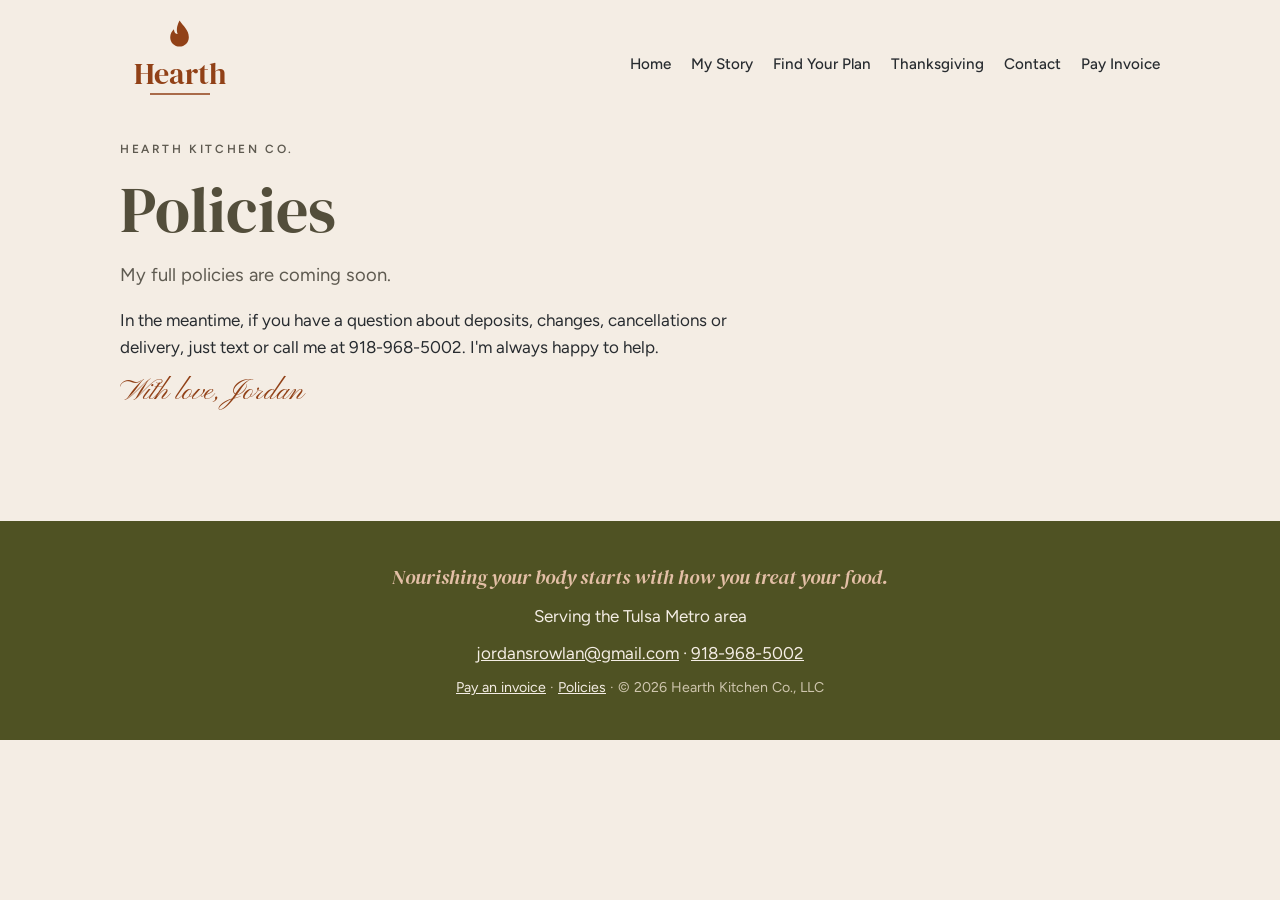
<file: policies.html>
<!doctype html>
<html lang="en">
<head>
<meta charset="utf-8">
<meta name="viewport" content="width=device-width,initial-scale=1,viewport-fit=cover">
<title>Policies | Hearth Kitchen Co.</title>
<meta name="description" content="Deposits, payment, cancellation and privacy policies for Hearth Kitchen Co., serving the Tulsa Metro area.">
<meta name="theme-color" content="#914117">
<link rel="icon" href="favicon.svg" type="image/svg+xml">
<link rel="preconnect" href="https://fonts.googleapis.com"><link rel="preconnect" href="https://fonts.gstatic.com" crossorigin><link rel="stylesheet" href="https://fonts.googleapis.com/css2?family=DM+Serif+Display:ital@0;1&family=Figtree:wght@400;500;600&family=Pinyon+Script&display=swap">
<link rel="stylesheet" href="style.css">

</head>
<body>
<a class="skip" href="#main">Skip to content</a>
<div class="wrap">
<header class="site-head">
  <a class="brand" href="index.html" aria-label="Hearth Kitchen Co. home"><svg viewBox="0 0 120 92" role="img" aria-label="Hearth"><g transform="translate(0,0) scale(.62) translate(36,0)"><path d="M60 4c6 9 15 15 15 27 0 9-7 15-15 15s-15-6-15-15c0-6 3-10 6-13 0 5 3 8 6 8-3-8 0-16 3-22z" fill="currentColor"/></g><text x="60" y="66" text-anchor="middle" font-family="DM Serif Display, Georgia, serif" font-size="30" fill="currentColor">Hearth</text><line x1="30" y1="76" x2="90" y2="76" stroke="currentColor" stroke-width="1.4"/></svg></a>
  <nav class="site-nav" aria-label="Main"><ul><li><a href="index.html">Home</a></li><li><a href="story.html">My Story</a></li><li><a href="quiz.html">Find Your Plan</a></li><li><a href="thanksgiving.html">Thanksgiving</a></li><li><a href="contact.html">Contact</a></li><li><a href="pay.html">Pay Invoice</a></li></ul></nav>
</header>
<main id="main">
<section class="stack" style="padding-top:12px;max-width:640px"><div class="label">Hearth Kitchen Co.</div><h1>Policies</h1><p class="lede">My full policies are coming soon.</p><p>In the meantime, if you have a question about deposits, changes, cancellations or delivery, just text or call me at 918-968-5002. I'm always happy to help.</p><p class="signoff" style="font-size:1.8rem">With love, Jordan</p></section>
</main>
</div>
<footer class="site-foot">
  <div class="wrap">
    <div class="tagline">Nourishing your body starts with how you treat your food.</div>
    <div>Serving the Tulsa Metro area</div>
    <div><a href="mailto:jordansrowlan@gmail.com">jordansrowlan@gmail.com</a> &middot; <a href="tel:+19189685002">918-968-5002</a></div>
    <div class="social" data-social></div>
    <small><a href="pay.html">Pay an invoice</a> &middot; <a href="policies.html">Policies</a> &middot; &copy; <span data-year>2026</span> Hearth Kitchen Co., LLC</small>
  </div>
</footer>
<script src="data.js"></script>
<script src="site.js"></script>

</body>
</html>
</file>
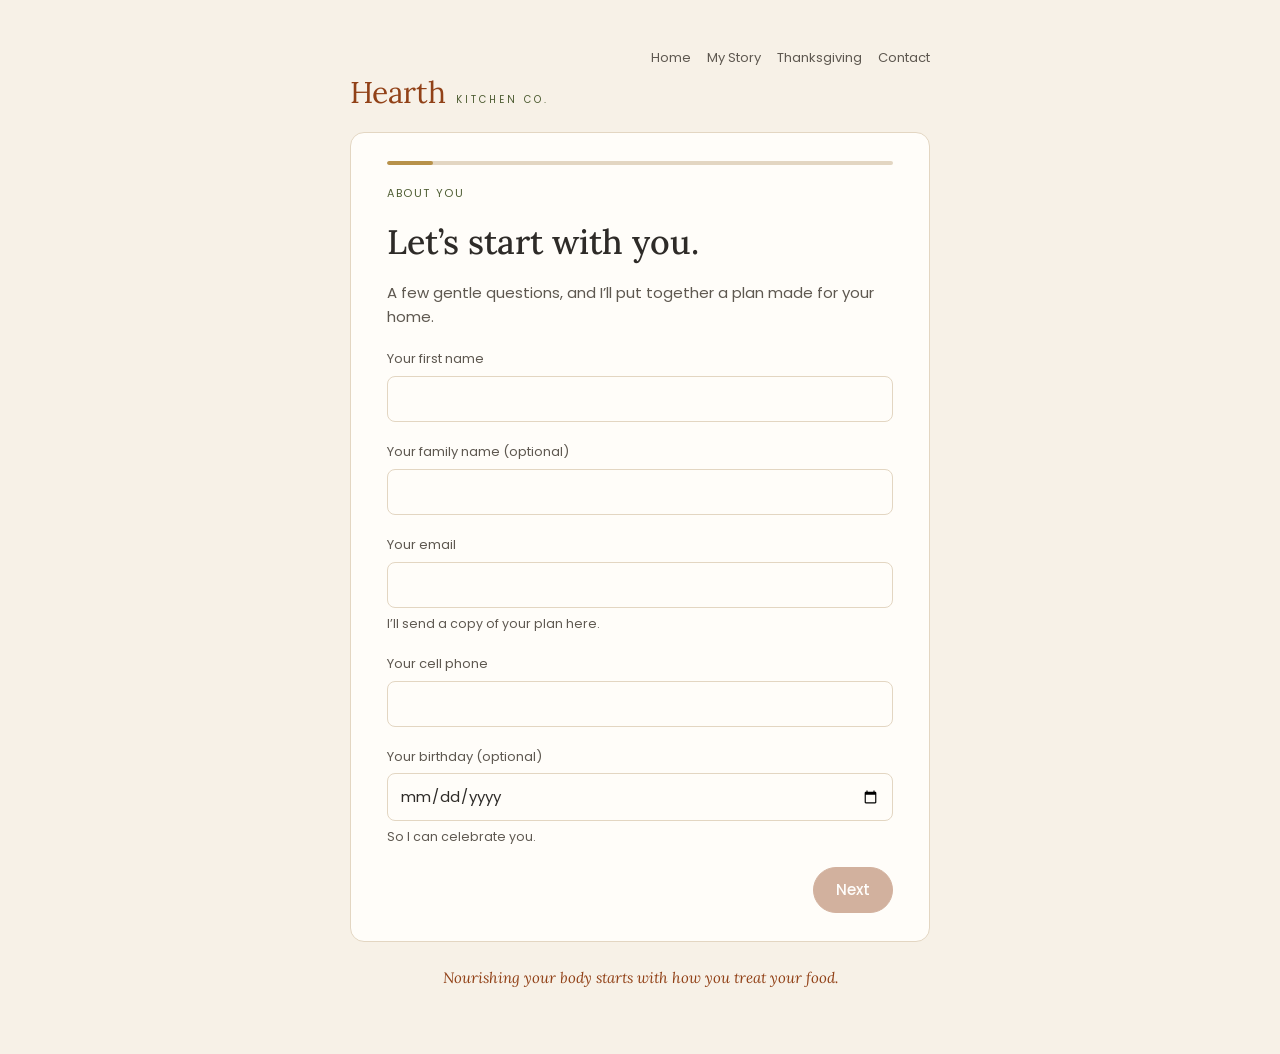
<file: quiz.html>
<!doctype html>
<html lang="en">
<head>
<meta charset="utf-8">
<meta name="viewport" content="width=device-width,initial-scale=1,viewport-fit=cover">
<title>Find Your Hearth Plan | Hearth Kitchen Co.</title>
<meta name="description" content="A few gentle questions, and Chef Jordan will put together an in-home meal prep plan made for your home in the Tulsa Metro area.">
<meta name="theme-color" content="#914117">
<link rel="icon" href="favicon.svg" type="image/svg+xml">
<link rel="preconnect" href="https://fonts.googleapis.com">
<link rel="stylesheet" href="https://fonts.googleapis.com/css2?family=Lora:ital,wght@0,400;0,500;1,400&family=Poppins:wght@300;400;500&display=swap">
<style>
/* Layout: one centered recipe-card column; one question at a time, then a result card */
:root {
  --bg: #F7F1E7;
  --card: #FFFDF9;
  --fg: #2E2B28;
  --muted: #5E5850;
  --line: #E3D6C2;
  --terra: #914117;
  --terra-soft: #F3E3D6;
  --olive: #4E5D33;
  --gold: #B8924A;
  --on-terra: #FFFFFF;
  --paper: #FBF5EA;
  --display: 'Lora', Georgia, 'Times New Roman', serif;
  --body: 'Poppins', 'Segoe UI', system-ui, sans-serif;
}
@media (prefers-color-scheme: dark) {
  :root:not([data-theme="light"]) {
    --bg: #1E1D19; --card: #2A2823; --fg: #F2EBDF; --muted: #C2B8A8; --line: #45403A;
    --terra: #E08A5C; --terra-soft: #3D2A20; --olive: #A9B98A; --gold: #D2B06E; --on-terra: #1E1D19; --paper: #24221D;
    color-scheme: dark;
  }
}
:root[data-theme="dark"] {
  --bg: #1E1D19; --card: #2A2823; --fg: #F2EBDF; --muted: #C2B8A8; --line: #45403A;
  --terra: #E08A5C; --terra-soft: #3D2A20; --olive: #A9B98A; --gold: #D2B06E; --on-terra: #1E1D19; --paper: #24221D;
  color-scheme: dark;
}
* { box-sizing: border-box; }
body {
  background: var(--bg); color: var(--fg); font-family: var(--body); font-size: 15px; line-height: 1.6;
  padding-left: max(16px, env(safe-area-inset-left, 0px));
  padding-right: max(16px, env(safe-area-inset-right, 0px));
  padding-block: 40px 56px;
}
.wrap { max-width: 580px; margin: 0 auto; display: flex; flex-direction: column; gap: 24px; }
.brand { display: flex; align-items: baseline; gap: 10px; }
.brand .name { font-family: var(--display); font-size: 30px; color: var(--terra); line-height: 1; }
.brand .co { font-size: 10px; letter-spacing: 3px; color: var(--olive); }
.card { background: var(--card); border: 1px solid var(--line); border-radius: 14px; padding: 28px clamp(20px, 5vw, 36px); display: flex; flex-direction: column; gap: 20px; }
.progress { height: 4px; border-radius: 2px; background: var(--line); overflow: hidden; }
.progress span { display: block; height: 100%; background: var(--gold); border-radius: 2px; transition: width .3s ease; }
@media (prefers-reduced-motion: reduce) { .progress span { transition: none; } }
.eyebrow { font-size: 11px; letter-spacing: 1.6px; text-transform: uppercase; color: var(--olive); margin: 0; }
h1, h2 { font-family: var(--display); font-weight: 500; margin: 0; text-wrap: balance; }
h1 { font-size: clamp(26px, 6vw, 34px); line-height: 1.15; }
h2 { font-size: 22px; line-height: 1.25; }
.lede { margin: 0; color: var(--muted); }
.options { display: flex; flex-direction: column; gap: 10px; }
.opt {
  font: inherit; color: inherit; text-align: left; cursor: pointer;
  background: transparent; border: 1px solid var(--line); border-radius: 10px;
  padding: 14px 16px; display: flex; flex-direction: column; gap: 2px; min-height: 44px;
  transition: border-color .15s, background .15s;
}
.opt:hover { border-color: var(--terra); }
.opt[aria-pressed="true"] { border-color: var(--terra); background: var(--terra-soft); }
.opt strong { font-weight: 500; }
.opt small { color: var(--muted); font-size: 13px; }
.people { display: grid; grid-template-columns: repeat(3, minmax(0, 1fr)); gap: 10px; }
.people .opt { align-items: center; text-align: center; padding: 14px 8px; }
.people .opt strong { font-family: var(--display); font-size: 22px; font-weight: 500; }
.chips { display: flex; flex-wrap: wrap; gap: 8px; }
.chips .opt { flex-direction: row; align-items: center; padding: 10px 14px; border-radius: 999px; }
.counter { display: flex; justify-content: space-between; align-items: center; gap: 12px; padding: 12px 0; border-bottom: 1px solid var(--line); }
.counter:first-child { border-top: 1px solid var(--line); }
.counter .who strong { display: block; font-weight: 500; }
.counter .who small { color: var(--muted); font-size: 13px; }
.stepper { display: flex; align-items: center; gap: 12px; }
.stepper button { font: inherit; font-size: 20px; line-height: 1; width: 44px; height: 44px; border-radius: 50%; border: 1px solid var(--terra); background: transparent; color: var(--terra); cursor: pointer; }
.stepper button:disabled { opacity: .35; cursor: not-allowed; }
.stepper output { font-family: var(--display); font-size: 24px; min-width: 24px; text-align: center; font-variant-numeric: tabular-nums; }
.ages { display: grid; grid-template-columns: repeat(auto-fill, minmax(140px, 1fr)); gap: 10px; }
.ages label, .field label { display: flex; flex-direction: column; gap: 4px; font-size: 13px; color: var(--muted); }
select, textarea, input[type="text"], input[type="email"], input[type="tel"] { font: inherit; color: var(--fg); background: var(--card); border: 1px solid var(--line); border-radius: 8px; padding: 10px 12px; min-height: 44px; width: 100%; }
textarea { min-height: 84px; resize: vertical; }
select:focus-visible, textarea:focus-visible, input[type="text"]:focus-visible, input[type="email"]:focus-visible, input[type="tel"]:focus-visible { outline: 2px solid var(--gold); outline-offset: 1px; }
.field { display: flex; flex-direction: column; gap: 6px; }
.warn { margin: 0; font-size: 13px; color: var(--terra); }
.nav { display: flex; justify-content: space-between; gap: 12px; flex-wrap: wrap; }
.btn {
  font: inherit; font-weight: 500; cursor: pointer; border-radius: 999px; min-height: 44px;
  padding: 10px 22px; border: 1px solid var(--terra); background: var(--terra); color: var(--on-terra);
}
.btn.ghost { background: transparent; color: var(--terra); }
.btn:disabled { opacity: .4; cursor: not-allowed; }
button:focus-visible { outline: 2px solid var(--gold); outline-offset: 2px; }
.result-head { display: flex; flex-direction: column; gap: 6px; }
.plan-name { font-family: var(--display); font-size: clamp(34px, 8vw, 44px); color: var(--terra); line-height: 1.05; }
.serve { margin: 4px 0 0; font-family: var(--display); font-style: italic; font-size: 16px; color: var(--olive); }
.shared { display: grid; gap: 14px; }
.shared dl { margin: 0; border-left: 2px solid var(--gold); padding-left: 14px; display: grid; gap: 8px; font-size: 14px; }
.shared dl div { display: grid; grid-template-columns: 132px minmax(0, 1fr); gap: 10px; }
.shared dt { color: var(--muted); }
.shared dd { margin: 0; overflow-wrap: anywhere; }
@media (max-width: 460px) { .shared dl div { grid-template-columns: minmax(0, 1fr); gap: 0; } }
.table-sum { display: grid; gap: 4px; font-size: 14px; border-left: 2px solid var(--gold); padding-left: 14px; }
.table-sum p { margin: 0; }
.table-sum .k { color: var(--muted); }
.rows { display: flex; flex-direction: column; border-top: 1px solid var(--line); }
.row { display: flex; justify-content: space-between; align-items: baseline; gap: 12px; padding: 12px 0; border-bottom: 1px solid var(--line); }
.row span:first-child { min-width: 0; }
.row .amt { font-family: var(--display); font-size: 20px; white-space: nowrap; font-variant-numeric: tabular-nums; }
.row .sub { display: block; font-size: 12.5px; color: var(--muted); }
.note { margin: 0; font-size: 13px; color: var(--muted); }
.includes { margin: 0; padding: 0; list-style: none; display: grid; gap: 8px; font-size: 14px; }
.includes li { display: flex; gap: 10px; align-items: flex-start; }
.includes svg { flex: none; margin-top: 4px; }
.share { margin-top: 22px; border-top: 1px solid var(--line); padding-top: 18px; display: flex; flex-direction: column; gap: 10px; }
.share h3 { margin: 0; font-family: var(--display); font-weight: 500; font-size: 20px; }
.share p { margin: 0; font-size: 14px; }
.contact { background: var(--terra-soft); border-radius: 10px; padding: 16px 18px; display: flex; flex-direction: column; gap: 10px; }
.contact p { margin: 0; }
.contact-line { display: flex; justify-content: space-between; align-items: center; gap: 10px; flex-wrap: wrap; }
.contact-line span { user-select: all; font-weight: 500; overflow-wrap: anywhere; min-width: 0; }
.copy { font: inherit; font-size: 13px; cursor: pointer; background: transparent; color: var(--terra); border: 1px solid var(--terra); border-radius: 999px; padding: 6px 14px; min-height: 36px; }
.letter { background: var(--paper); border: 1px solid var(--line); border-radius: 12px; padding: 22px clamp(18px, 4vw, 28px); display: flex; flex-direction: column; gap: 12px; font-family: var(--display); font-size: 16.5px; line-height: 1.65; }
.letter p { margin: 0; }
.letter .dear { font-style: italic; font-size: 18px; color: var(--terra); }
.letter .sign { font-style: italic; font-size: 18px; color: var(--terra); text-align: right; }
.rhythm { display: flex; flex-direction: column; }
.beat { display: grid; grid-template-columns: 128px minmax(0, 1fr); gap: 14px; padding: 12px 0; border-bottom: 1px solid var(--line); font-size: 14px; }
.beat:first-child { border-top: 1px solid var(--line); }
.beat .when { font-size: 11px; letter-spacing: 1.4px; text-transform: uppercase; color: var(--olive); padding-top: 2px; }
@media (max-width: 460px) { .beat { grid-template-columns: minmax(0, 1fr); gap: 2px; } }
.details { display: flex; flex-direction: column; gap: 14px; }
.detail { border: 1px solid var(--line); border-radius: 10px; padding: 14px 16px 16px; margin: 0; display: flex; flex-direction: column; gap: 10px; min-width: 0; }
.detail legend { padding: 0 6px; font-family: var(--display); font-size: 17px; color: var(--terra); }
.days { display: grid; grid-template-columns: repeat(auto-fill, minmax(118px, 1fr)); gap: 10px; }
.day { font: inherit; color: inherit; cursor: pointer; background: transparent; border: 1px solid var(--line); border-radius: 10px; min-height: 48px; padding: 10px 12px; display: flex; align-items: center; gap: 10px; text-align: left; }
.day:hover { border-color: var(--terra); }
.day[aria-pressed="true"] { border-color: var(--terra); background: var(--terra-soft); }
.day .rank { flex: none; width: 26px; height: 26px; border-radius: 50%; border: 1px solid var(--line); display: grid; place-items: center; font-family: var(--display); font-size: 15px; color: var(--terra); }
.day[aria-pressed="true"] .rank { background: var(--terra); border-color: var(--terra); color: var(--on-terra); }
.hint { color: var(--muted); font-size: 12.5px; }
input[type="date"] { font: inherit; color: var(--fg); background: var(--card); border: 1px solid var(--line); border-radius: 8px; padding: 10px 12px; min-height: 44px; width: 100%; }
.send { display: flex; flex-wrap: wrap; gap: 10px; align-items: center; }
.sel { user-select: all; color: var(--fg); font-weight: 500; overflow-wrap: anywhere; }
.send .btn { text-decoration: none; display: inline-flex; align-items: center; }
.aside { border: 1px solid var(--line); border-radius: 10px; padding: 14px 16px; display: flex; flex-direction: column; gap: 10px; font-size: 14px; }
.aside p { margin: 0; }
.row.total { border-bottom: none; }
.row.sub span:first-child { font-weight: 500; }
.row.total span:first-child { font-weight: 500; }
.row.total .amt { color: var(--terra); font-size: 24px; }
.also { display: grid; gap: 12px; }
.also > div { display: grid; gap: 2px; font-size: 14px; }
.also .k { font-size: 11px; letter-spacing: 1.4px; text-transform: uppercase; color: var(--olive); }
.also p { margin: 0; color: var(--fg); }
.also strong { font-weight: 500; }
.plantext { margin: 0; white-space: pre-wrap; overflow-wrap: anywhere; font: 13px/1.5 var(--body); background: var(--card); color: var(--fg); border: 1px solid var(--line); border-radius: 8px; padding: 12px; max-height: 320px; overflow: auto; user-select: all; }
.allin { background: var(--terra-soft); border-radius: 12px; padding: 18px 20px; display: flex; flex-direction: column; gap: 2px; }
.allin-num { font-family: var(--display); font-size: clamp(30px, 8vw, 38px); color: var(--terra); line-height: 1.1; }
.allin-per { font-size: 14px; color: var(--muted); }
.allin p { margin: 8px 0 0; font-size: 14px; }
.when-h { margin: 0; font-family: var(--display); font-weight: 500; font-size: 18px; }
.paywhen { list-style: none; margin: 0; padding: 0; border-top: 1px solid var(--line); }
.paywhen li { display: grid; grid-template-columns: 112px minmax(0, 1fr) auto; gap: 4px 12px; align-items: baseline; padding: 12px 0; border-bottom: 1px solid var(--line); font-size: 14px; }
.pw-when { font-size: 11px; letter-spacing: 1.3px; text-transform: uppercase; color: var(--olive); }
.pw-amt { font-family: var(--display); font-size: 17px; white-space: nowrap; font-variant-numeric: tabular-nums; }
@media (max-width: 460px) { .paywhen li { grid-template-columns: minmax(0, 1fr) auto; } .pw-when { grid-column: 1 / -1; } }
.reset { margin-top: 18px; border: 1px solid var(--line); border-radius: 12px; padding: 18px 20px; background: var(--card); }
.reset-head { display: flex; justify-content: space-between; align-items: baseline; gap: 12px; }
.reset-head h3 { margin: 0; font-family: var(--display); font-weight: 500; font-size: 22px; }
.reset-amt { font-family: var(--display); font-size: 22px; color: var(--terra); text-align: right; }
.reset-amt span { display: block; font-family: inherit; font-size: 12px; color: var(--muted); }
.reset-lede { margin: 4px 0 6px; font-size: 14px; color: var(--muted); }
.reset h4 { margin: 14px 0 4px; font-size: 12px; letter-spacing: 1.5px; text-transform: uppercase; color: var(--olive, #3E4A33); font-weight: 500; }
.reset-list { list-style: none; margin: 0; padding: 0; }
.reset-list li { padding: 8px 0; border-bottom: 1px solid var(--line); font-size: 14px; line-height: 1.5; }
.reset-list li:last-child { border-bottom: 0; }
.reset-list strong { display: block; font-weight: 500; }
.reset-list span { color: var(--muted); }
.reset .note { margin-top: 10px; }
.more summary { cursor: pointer; color: var(--terra); font-weight: 500; font-size: 14px; min-height: 44px; display: flex; align-items: center; }
.more .rows { margin-top: 4px; }
.more .note { margin-top: 10px; }
.foot { text-align: center; font-family: var(--display); font-style: italic; color: var(--terra); margin: 0; }
@media (prefers-reduced-motion: reduce) { .opt { transition: none; } }
[hidden] { display: none !important; }
.sitebar { max-width: 580px; margin: 0 auto 8px; display: flex; flex-wrap: wrap; gap: 6px 16px; justify-content: flex-end; font-size: 13px; }
.sitebar a { color: var(--muted); text-decoration: none; }
.sitebar a:hover { color: var(--terra); text-decoration: underline; }
.brand { text-decoration: none; }
</style>
</head>
<body>
<nav class="sitebar" aria-label="Hearth Kitchen Co."><a href="index.html">Home</a><a href="story.html">My Story</a><a href="thanksgiving.html">Thanksgiving</a><a href="contact.html">Contact</a></nav>

<div class="wrap">
  <a class="brand" href="index.html" aria-label="Hearth Kitchen Co. home"><span class="name">Hearth</span><span class="co">KITCHEN CO.</span></a>
  <div class="card" id="card" aria-live="polite"></div>
  <p class="foot">Nourishing your body starts with how you treat your food.</p>
</div>

<script>
var TIERS = {
  taste: { name: 'A Taste of Hearth', meals: '5 meals a week, enjoyed whenever you like', blurb: 'An easy first step into eating well: five nourishing meals waiting in your fridge each week, ready whenever you want them.', price: [550, 700, 150], groc: 375, batch: 5, preps: 1 },
  gather: { name: 'Gather', meals: 'Breakfast, lunch and dinner, 5 days a week', blurb: 'Your weekday meals, handled, with room left for nights out with the people you love.', price: [895, 1100, 200], groc: 540, batch: 9, preps: 2 },
  harvest: { name: 'Full Harvest', meals: 'Breakfast, lunch and dinner, every day of the week', blurb: 'Every meal, every day. Nothing left to think about but the table.', price: [975, 1200, 225], groc: 650, batch: 12, preps: 2 }
};
var SEASONS = [
  ['empty', 'The nest is empty', 'The kids have flown, and it’s finally time for us'],
  ['full', 'A full, busy house', 'Every day is full, and dinner is one more thing on the list'],
  ['solo', 'Cooking for one', 'I want to eat well, without the shopping and cleanup'],
  ['new', 'A new chapter', 'A move, a new baby, recovery, or a big life change'],
  ['savor', 'Slowing down to savor', 'Retirement, travel, and more time at the table']
];
var DIETS = [
  ['gf', 'Gluten-free'], ['sodium', 'Low sodium'], ['sugar', 'Sugar-free'], ['df', 'Dairy-free'], ['veg', 'Vegetarian'],
  ['nut', 'Peanut or tree nut allergy'], ['fish', 'Fish or shellfish allergy'], ['egg', 'Egg allergy'], ['soy', 'Soy allergy'], ['other', 'Something else'], ['none', 'None of these']
];
var DETAIL_HINT = {
  gf: 'For example: no wheat, barley or rye; celiac, so no shared crumbs',
  sodium: 'For example: doctor recommends under 1,500 mg a day',
  sugar: 'For example: no added sugar; honey and fruit are fine',
  df: 'For example: no milk, butter or cheese; ghee is okay',
  veg: 'For example: no meat or fish; eggs and dairy are fine',
  nut: 'For example: cashews and almonds; carries an EpiPen',
  fish: 'For example: shrimp only, or all seafood',
  egg: 'For example: no eggs, including in baking',
  soy: 'For example: no soy sauce, tofu or soy lecithin',
  other: 'Tell me what to avoid and why'
};
var CUISINES = [['med', 'Mediterranean'], ['ital', 'Italian'], ['mex', 'Mexican'], ['asian', 'Asian'], ['indian', 'Indian'], ['comfort', 'Comfort food'], ['surprise', 'Surprise me']];
var DRINKS = [['coffee', 'Coffee'], ['tea', 'Tea'], ['energy', 'Energy drinks'], ['soda', 'Soda'], ['sparkling', 'Sparkling water'], ['still', 'Still water'], ['kombucha', 'Kombucha'], ['juice', 'Juice']];
var COFFEE = [['drip', 'Drip coffee'], ['latte', 'Espresso or lattes'], ['cold', 'Cold brew or iced'], ['decaf', 'Decaf']];
var TEA = [['black', 'Black tea'], ['green', 'Green tea'], ['matcha', 'Matcha'], ['herbal', 'Herbal, caffeine-free']];
var LUNCH = { hot: 'Hot lunches to heat up', cold: 'Chilled lunches in divided containers', mix: 'A mix of both' };
var WEEK = ['Tuesday', 'Wednesday', 'Thursday', 'Friday', 'Saturday'];
var ADD = { bread: 40, sweet: 35, little: 25, earth: 100, third: 100 };
// Kitchen Reset prices by plan, serving style and household size; each list is indexed by the number of Little Plates
var RESET = {
  taste: { single: {1:[375],2:[400],3:[425],4:[450],5:[500],6:[525],7:[550],8:[575],9:[600],10:[650],11:[675],12:[700]},
             family: {1:[375],2:[400,425],3:[400,450,475],4:[425,475,500,525],5:[450,475,500,525,550],6:[450,475,500,525,550,575],7:[450,475,500,525,550,575,600],8:[450,475,500,525,550,575,600,625],9:[450,475,500,525,550,600,625,650,675],10:[450,500,525,550,575,600,625,650,675,700],11:[475,500,525,550,575,600,625,650,675,700,725],12:[475,500,525,550,575,600,625,650,675,700,725,750]} },
  gather: { single: {1:[375],2:[425],3:[475],4:[525],5:[575],6:[600],7:[650],8:[700],9:[750],10:[800],11:[825],12:[875]},
             family: {1:[375],2:[450,475],3:[450,500,525],4:[475,525,575,600],5:[500,525,575,625,650],6:[500,525,575,625,650,700],7:[500,550,575,625,650,700,750],8:[500,550,575,625,675,700,750,800],9:[500,550,600,625,675,700,750,800,825],10:[500,550,600,625,675,725,750,800,850,875],11:[525,550,600,625,675,725,750,800,850,875,925],12:[525,550,600,650,675,725,775,800,850,900,925,975]} },
  harvest: { single: {1:[400],2:[450],3:[500],4:[575],5:[625],6:[675],7:[725],8:[800],9:[850],10:[900],11:[950],12:[1025]},
             family: {1:[400],2:[475,525],3:[475,525,575],4:[525,575,625,675],5:[525,575,625,675,725],6:[525,575,625,675,750,800],7:[525,575,650,700,750,800,850],8:[525,600,650,700,750,800,850,900],9:[550,600,650,700,750,800,850,900,950],10:[550,600,650,700,750,800,850,925,975,1025],11:[550,600,650,700,750,800,875,925,975,1025,1075],12:[550,600,650,700,775,825,875,925,975,1025,1075,1125]} },
  harvestThirdPrep: {5:550, 6:575, 7:625, 8:675, 9:700, 10:750, 11:800, 12:825}
};
var SHOTS_PER_PERSON = 7;

function fresh() {
  return { i: 0, name: '', family: '', birthday: '', email: '', phone: '', hp: '', sendStatus: '', sentSummary: '', season: null, plan: null, people: null, adults: 1, children: 0, ages: [],
    style: null, fridge: null, diet: {}, detail: {}, bread: false, sweet: false, none: false, little: [], earth: null,
    days: [], access: null, drop: null, pets: null, accessNote: '', email: '', phone: '', breakfast: null, lunch: null, cuisine: {}, drink: {}, coffee: {}, tea: {}, brands: '' };
}
var state = fresh();
var card = document.getElementById('card');

function headCount() { return state.people > 1 ? state.adults + state.children : 1; }
function bigHarvest() { return state.plan === 'harvest' && headCount() >= 5; }
function styleOf() { return headCount() === 1 ? 'single' : state.style; }
function thirdPrep() { return bigHarvest() && state.style === 'single' && state.fridge === 'no'; }
function chosenDiets() { return DIETS.filter(function (d) { return d[0] !== 'none' && state.diet[d[0]]; }); }
function det(k) { if (!state.detail[k]) state.detail[k] = { who: '', what: '' }; return state.detail[k]; }
var LISTS = { drink: DRINKS, coffee: COFFEE, tea: TEA };
function picked(grp) { return LISTS[grp].filter(function (c) { return state[grp][c[0]]; }).map(function (c) { return c[1]; }); }
function drinkLine() {
  var d = picked('drink'), out = [];
  d.forEach(function (x) {
    if (x === 'Coffee' && picked('coffee').length) out.push('Coffee (' + picked('coffee').join(', ').toLowerCase() + ')');
    else if (x === 'Tea' && picked('tea').length) out.push('Tea (' + picked('tea').join(', ').toLowerCase() + ')');
    else out.push(x);
  });
  return out.join(', ');
}
function gfw() { return state.diet.gf ? 'Gluten-free ' : 'Fresh '; }
function cuisineList() { return CUISINES.filter(function (c) { return state.cuisine[c[0]]; }).map(function (c) { return c[1]; }); }
function littleCount() { return state.little.filter(Boolean).length; }

function steps() {
  var s = ['name', 'season', 'meals', 'people'];
  if (state.people > 1) s.push('table', 'style');
  if (state.plan && state.plan !== 'taste') s.push('lunch');
  s.push('cuisine', 'drinks', 'diet');
  if (chosenDiets().length) s.push('dietDetail');
  s.push('extras');
  if (state.people > 1 && state.children > 0) s.push('little');
  if (state.plan !== 'harvest') s.push('earth');
  s.push('days', 'access', 'result');
  return s;
}
var SECTION = { drinks: 'Your drinks', lunch: 'Your lunches', cuisine: 'Your flavors', name: 'About you', season: 'Your season', meals: 'Your meals', people: 'Your table', table: 'Your table', style: 'How you eat', diet: 'Dietary needs', dietDetail: 'Dietary needs', extras: 'Homemade extras', little: 'Little Plates', earth: 'Waste less', days: 'Your schedule', access: 'Getting in' };

function weekly() { var t = TIERS[state.plan].price, n = headCount(); return n <= 1 ? t[0] : t[1] + (n - 2) * t[2]; }
function groceries() { return TIERS[state.plan].groc * headCount(); }
function groceriesWeekly() { return Math.ceil((groceries() * 12 / 52) / 5) * 5; }
function glassCounts() {
  var n = headCount(), batch = TIERS[state.plan].batch;
  if (thirdPrep()) batch = 8;
  var fam = styleOf() === 'family';
  return { family: fam, dishes: fam ? batch + 2 : 0, singles: fam ? (batch + 2) * littleCount() : (batch + 2) * n, shots: SHOTS_PER_PERSON * n };
}
function resetFee() {
  var n = Math.min(Math.max(headCount(), 1), 12);
  if (thirdPrep()) return RESET.harvestThirdPrep[Math.max(n, 5)];
  var row = RESET[state.plan][styleOf()][n], lc = littleCount();
  return row[Math.min(lc, row.length - 1)];
}
function addons() {
  var a = [];
  if (state.bread) a.push([gfw() + 'sourdough', 'One or two loaves a week from your own ' + (state.diet.gf ? 'gluten-free ' : '') + 'sourdough mother', ADD.bread]);
  if (state.sweet) a.push(['A little something sweet', 'One homemade treat for your week' + treatNote(), ADD.sweet]);
  var lc = littleCount();
  if (lc) a.push(['Little Plates', lc + (lc === 1 ? ' child' : ' children') + ', kid-friendly single servings', ADD.little * lc]);
  if (state.plan === 'harvest') a.push(['Earth in Every Hearth', 'Zero-waste care, included with Full Harvest', 0]);
  else if (state.earth === 'yes') a.push(['Earth in Every Hearth', 'Zero-waste care for your home', ADD.earth]);
  if (thirdPrep()) a.push(['Third prep day', 'So individual portions fit your fridge', ADD.third]);
  return a;
}
function weeklyTotal() { return weekly() + addons().reduce(function (s, a) { return s + a[2]; }, 0); }

function money(n) { return '$' + n.toLocaleString('en-US'); }
function emailOk() { return /^[^\s@<>",;]+@[^\s@<>",;]+\.[a-z]{2,}$/i.test(state.email.trim()); }
function phoneOk() { return state.phone.replace(/\D/g, '').length >= 10; }
function contactOk() { return state.name.trim() !== '' && emailOk() && phoneOk(); }
function esc(s) { return String(s).replace(/[&<>"]/g, function (c) { return { '&': '&amp;', '<': '&lt;', '>': '&gt;', '"': '&quot;' }[c]; }); }
function listJoin(a) { return a.length <= 1 ? (a[0] || '') : a.slice(0, -1).join(', ') + ' and ' + a[a.length - 1]; }
function ageWord(a) { return a === '0' ? 'under 1' : a; }
function treatNote() {
  var t = [];
  if (state.diet.gf) t.push('gluten-free');
  if (state.diet.sugar) t.push('sugar-free');
  if (state.diet.df) t.push('dairy-free');
  return t.length ? ', made ' + t.join(' and ') : '';
}
var LEAF = '<svg aria-hidden="true" width="14" height="14" viewBox="0 0 16 16"><path d="M2 14 C6 10, 9 7, 14 2" stroke="var(--olive)" stroke-width="1.4" fill="none" stroke-linecap="round"/><path d="M7 9 C5 7, 5 5, 6 4 C7.5 5, 8 7, 7 9 Z" fill="var(--olive)"/><path d="M10 6 C12 5.5, 13.5 6, 14 7 C12.5 8, 11 7.5, 10 6 Z" fill="var(--olive)"/></svg>';

function progress() {
  var all = steps(), q = all.length - 1, pct = Math.round(((state.i + 1) / q) * 100);
  return '<div class="progress" aria-hidden="true"><span style="width: ' + pct + '%"></span></div><p class="eyebrow">' + SECTION[all[state.i]] + '</p>';
}
function nav(canNext, last) {
  return '<div class="nav">' +
    (state.i > 0 ? '<button class="btn ghost" id="back" type="button">Back</button>' : '<span></span>') +
    '<button class="btn" id="next" type="button"' + (canNext ? '' : ' disabled') + '>' + (last ? 'See my plan' : 'Next') + '</button></div>';
}
function opt(key, val, title, sub) {
  return '<button type="button" class="opt" data-key="' + key + '" data-val="' + val + '" aria-pressed="' + (state[key] === val) + '"><strong>' + esc(title) + '</strong>' + (sub ? '<small>' + esc(sub) + '</small>' : '') + '</button>';
}
function tog(key, title, sub) {
  return '<button type="button" class="opt" data-toggle="' + key + '" aria-pressed="' + !!state[key] + '"><strong>' + esc(title) + '</strong><small>' + esc(sub) + '</small></button>';
}
function counter(key, title, sub, min) {
  return '<div class="counter"><div class="who"><strong>' + title + '</strong><small>' + sub + '</small></div>' +
    '<div class="stepper"><button type="button" data-step="' + key + '" data-d="-1" aria-label="Fewer ' + title.toLowerCase() + '"' + (state[key] <= min ? ' disabled' : '') + '>−</button>' +
    '<output aria-live="polite">' + state[key] + '</output>' +
    '<button type="button" data-step="' + key + '" data-d="1" aria-label="More ' + title.toLowerCase() + '"' + (state[key] >= 10 ? ' disabled' : '') + '>+</button></div></div>';
}
function ageSelect(c) {
  var v = state.ages[c], h = '<label for="age-' + c + '">Child ' + (c + 1) + '’s age<select id="age-' + c + '" data-age="' + c + '"><option value=""' + (v === '' || v == null ? ' selected' : '') + '>Choose</option>';
  h += '<option value="0"' + (v === '0' ? ' selected' : '') + '>Under 1</option>';
  for (var a = 1; a <= 17; a++) h += '<option value="' + a + '"' + (v === String(a) ? ' selected' : '') + '>' + a + '</option>';
  return h + '</select></label>';
}

function tableOk() {
  var total = state.adults + state.children;
  var countOk = state.people === 6 ? total >= 6 : total === state.people;
  var agesOk = state.ages.length === state.children && state.ages.every(function (a) { return a !== '' && a != null; });
  return state.adults >= 1 && countOk && agesOk;
}
function styleOk() { return !!state.style && (!(bigHarvest() && state.style === 'single') || !!state.fridge); }
function dietOk() { return Object.keys(state.diet).some(function (k) { return state.diet[k]; }); }

function render() {
  var all = steps();
  if (state.i > all.length - 1) state.i = all.length - 1;
  var step = all[state.i], h = '';
  if (step === 'name') {
    h += progress() + '<h1>Let’s start with you.</h1>' +
      '<p class="lede">A few gentle questions, and I’ll put together a plan made for your home.</p>' +
      '<div class="field"><label for="firstName">Your first name</label><input id="firstName" type="text" autocomplete="given-name" value="' + esc(state.name) + '"></div>' +
      '<input type="text" id="hkWebsite" name="website" tabindex="-1" autocomplete="off" aria-hidden="true" style="position:absolute;left:-9999px;width:1px;height:1px;opacity:0" value="' + esc(state.hp) + '">' +
      '<div class="field"><label for="familyName">Your family name (optional)</label><input id="familyName" type="text" autocomplete="family-name" value="' + esc(state.family) + '"></div>' +
      '<div class="field"><label for="email">Your email</label><input id="email" type="email" autocomplete="email" inputmode="email" value="' + esc(state.email) + '"><small class="hint">I’ll send a copy of your plan here.</small></div>' +
      '<div class="field"><label for="phone">Your cell phone</label><input id="phone" type="tel" autocomplete="tel" inputmode="tel" value="' + esc(state.phone) + '"></div>' +
      '<div class="field"><label for="birthday">Your birthday (optional)</label><input id="birthday" type="date" autocomplete="bday" value="' + esc(state.birthday) + '"><small class="hint">So I can celebrate you.</small></div>' +
      nav(aboutOk());
  } else if (step === 'season') {
    h += progress() + '<h1>For this season of your life, make Hearth your ritual.</h1>' +
      '<p class="lede">Which feels most like where you are right now?</p><div class="options" role="group" aria-label="Your season">';
    SEASONS.forEach(function (s) { h += opt('season', s[0], s[1], s[2]); });
    h += '</div>' + nav(!!state.season);
  } else if (step === 'meals') {
    h += progress() + '<h1>How much would you love me to take off your plate?</h1>' +
      '<p class="lede">Every meal is stacked in your fridge, ready to heat, and never tied to a certain day. Eat what you like, when you like.</p>' +
      '<div class="options" role="group" aria-label="Meals">' +
      opt('plan', 'taste', 'A little help each week', 'Five meals a week, for whenever you want them. A gentle first step.') +
      opt('plan', 'gather', 'My weekdays, with nights out', 'Breakfast, lunch and dinner for five days. Weekends and dinners out are yours.') +
      opt('plan', 'harvest', 'Every meal, every day of the week', 'Breakfast, lunch and dinner, seven days. Nothing left to think about.') +
      '</div>';
    var bfPlan = state.plan === 'gather' || state.plan === 'harvest';
    if (bfPlan) {
      h += '<div class="aside"><p>Breakfast is included in your plan, and it’s optional. Would you like it?</p>' +
        '<div class="chips" role="group" aria-label="Breakfast">' + opt('breakfast', 'yes', 'Yes, include breakfast', '') + opt('breakfast', 'no', 'Skip breakfast for now', '') + '</div></div>';
    }
    h += nav(!!state.plan && (!bfPlan || !!state.breakfast));
  } else if (step === 'lunch') {
    h += progress() + '<h1>How would you like your lunches?</h1>' +
      '<p class="lede">Lunches are packed to go, so they’re easy to grab on your way out the door.</p>' +
      '<div class="options" role="group" aria-label="Lunch style">' +
      opt('lunch', 'hot', 'Hot lunches', 'In glass, ready to heat up') +
      opt('lunch', 'cold', 'Chilled lunches', 'In divided containers, ready to eat cold, with dressings on the side') +
      opt('lunch', 'mix', 'A mix of both', '') +
      '</div>' + nav(!!state.lunch);
  } else if (step === 'cuisine') {
    var nc = Object.keys(state.cuisine).filter(function (k) { return state.cuisine[k]; }).length;
    h += progress() + '<h1>Which flavors do you love?</h1>' +
      '<p class="lede">Choose up to three, and I’ll build your menus around them.</p>' +
      '<div class="chips" role="group" aria-label="Cuisines">';
    CUISINES.forEach(function (c) { h += '<button type="button" class="opt" data-cuisine="' + c[0] + '" aria-pressed="' + !!state.cuisine[c[0]] + '"><strong>' + esc(c[1]) + '</strong></button>'; });
    h += '</div>' + nav(nc > 0);
  } else if (step === 'drinks') {
    var chip = function (grp, c) { return '<button type="button" class="opt" data-multi="' + grp + '" data-val="' + c[0] + '" aria-pressed="' + !!state[grp][c[0]] + '"><strong>' + esc(c[1]) + '</strong></button>'; };
    h += progress() + '<h1>What do you love to drink?</h1>' +
      '<p class="lede">Choose all that you enjoy.</p>' +
      '<div class="chips" role="group" aria-label="Drinks">' + DRINKS.map(function (c) { return chip('drink', c); }).join('') + '</div>';
    if (state.drink.coffee) h += '<div class="field"><p class="eyebrow">How do you take your coffee?</p><div class="chips" role="group" aria-label="Coffee">' + COFFEE.map(function (c) { return chip('coffee', c); }).join('') + '</div></div>';
    if (state.drink.tea) h += '<div class="field"><p class="eyebrow">Which teas do you like?</p><div class="chips" role="group" aria-label="Tea">' + TEA.map(function (c) { return chip('tea', c); }).join('') + '</div></div>';
    h += '<div class="field"><label for="brands">Any brands you always keep in the fridge? (optional)</label><input id="brands" type="text" placeholder="For example: LaCroix, Topo Chico, Celsius" value="' + esc(state.brands) + '"></div>' +
      nav(picked('drink').length > 0);
  } else if (step === 'people') {
    h += progress() + '<h1>How many people are you feeding?</h1><div class="options people" role="group" aria-label="People">';
    for (var n = 1; n <= 6; n++) h += opt('people', n, String(n) + (n === 6 ? '+' : ''), n === 1 ? 'person' : 'people');
    h += '</div>' + nav(!!state.people);
  } else if (step === 'table') {
    var total = state.adults + state.children;
    h += progress() + '<h1>Who’s at your table?</h1>' +
      '<p class="lede">Knowing the grown-ups and little ones helps me plan portions and flavors everyone will enjoy.</p>' +
      '<div>' + counter('adults', 'Adults', 'Ages 18 and up', 1) + counter('children', 'Children', 'Under 18', 0) + '</div>';
    if (state.children > 0) {
      h += '<div class="ages">';
      for (var c = 0; c < state.children; c++) h += ageSelect(c);
      h += '</div>';
    }
    if (state.people === 6 ? total < 6 : total !== state.people) h += '<p class="warn">You told me ' + (state.people === 6 ? '6 or more' : state.people) + ' people. That adds up to ' + total + ' so far.</p>';
    h += nav(tableOk());
  } else if (step === 'style') {
    h += progress() + '<h1>How would you like your meals?</h1>' +
      '<p class="lede">This is for everyone at your table' + (state.children > 0 ? ', little ones included' : '') + '.</p>' +
      '<div class="options" role="group" aria-label="Portion style">' +
      opt('style', 'family', 'Family-style', 'Dishes made to share, so you can sit down and eat together') +
      opt('style', 'single', 'Single servings', 'Individual portions, so everyone eats what they want, when they want') +
      '</div>';
    if (bigHarvest() && state.style === 'single') {
      h += '<div class="aside"><p>For ' + headCount() + ' people on Full Harvest, single servings fill a lot of fridge space. Do you have a second refrigerator or a garage fridge?</p>' +
        '<div class="chips" role="group" aria-label="Second refrigerator">' + opt('fridge', 'yes', 'Yes, we do', '') + opt('fridge', 'no', 'No', '') + '</div>' +
        (state.fridge === 'no' ? '<p class="note">No problem. I’ll add a third prep day each week so everything fits, for ' + money(ADD.third) + ' a week. Or choose family-style, which needs far less room.</p>' : '') + '</div>';
    }
    h += nav(styleOk());
  } else if (step === 'diet') {
    h += progress() + '<h1>Any dietary needs or allergies?</h1>' +
      '<p class="lede">Choose all that apply to anyone in your home. Next, you can tell me who each one is for and the exact ingredients to avoid.</p>' +
      '<div class="chips" role="group" aria-label="Dietary needs">';
    DIETS.forEach(function (d) { h += '<button type="button" class="opt" data-diet="' + d[0] + '" aria-pressed="' + !!state.diet[d[0]] + '"><strong>' + esc(d[1]) + '</strong></button>'; });
    h += '</div>' + nav(dietOk());
  } else if (step === 'dietDetail') {
    var solo = headCount() === 1;
    h += progress() + '<h1>Tell me a little more.</h1>' +
      '<p class="lede">' + (solo ? 'Share the exact ingredients to avoid, and how serious each one is.' : 'For each one, tell me who it’s for and the exact ingredients to avoid.') + ' We’ll go over every allergy together on your welcome call.</p><div class="details">';
    chosenDiets().forEach(function (d) {
      var x = det(d[0]);
      h += '<fieldset class="detail"><legend>' + esc(d[1]) + '</legend>' +
        (solo ? '' : '<div class="field"><label for="who-' + d[0] + '">Who is this for?</label><input type="text" id="who-' + d[0] + '" data-who="' + d[0] + '" placeholder="For example: Emma and Dad" value="' + esc(x.who) + '"></div>') +
        '<div class="field"><label for="what-' + d[0] + '">' + (d[0] === 'other' ? 'What should I know?' : 'Ingredients to avoid and any details') + '</label><textarea id="what-' + d[0] + '" data-what="' + d[0] + '" placeholder="' + esc(DETAIL_HINT[d[0]] || '') + '">' + esc(x.what) + '</textarea></div></fieldset>';
    });
    h += '</div>' + nav(true);
  } else if (step === 'extras') {
    h += progress() + '<h1>Would you like any homemade extras?</h1>' +
      '<p class="lede">Every plan already includes a fresh morning wellness shot for each person, in a new flavor each week. These are optional, and you can choose either or both.</p>' +
      '<div class="options" role="group" aria-label="Homemade extras">' +
      tog('bread', gfw() + 'sourdough · ' + money(ADD.bread) + ' a week', 'One or two loaves a week from your family’s very own ' + (state.diet.gf ? 'gluten-free ' : '') + 'sourdough mother') +
      tog('sweet', 'A little something sweet · ' + money(ADD.sweet) + ' a week', 'One homemade treat for your week' + treatNote()) +
      tog('none', 'No thanks', 'Just the wellness shots for us') +
      '</div>' + nav(state.bread || state.sweet || state.none);
  } else if (step === 'little') {
    h += progress() + '<h1>Would you like Little Plates for any of your children?</h1>' +
      '<p class="lede">Little Plates are kid-friendly versions of your family’s meals, made for little ones who like things simple: milder seasoning, sauces on the side, foods kept separate on the plate, and smaller portions. Same wholesome ingredients, made the way they’ll actually eat them. Each child’s Little Plates come as their own single servings.</p>' +
      '<div class="options" role="group" aria-label="Little Plates">';
    for (var k = 0; k < state.children; k++) {
      h += '<button type="button" class="opt" data-little="' + k + '" aria-pressed="' + !!state.little[k] + '"><strong>Child ' + (k + 1) + ' (age ' + esc(ageWord(state.ages[k])) + ')</strong><small>Little Plates · ' + money(ADD.little) + ' a week</small></button>';
    }
    h += '</div><p class="note">If your child happily eats what the grown-ups are having, they don’t need Little Plates. Their meals are already included in your plan.</p>' + nav(true);
  } else if (step === 'earth') {
    h += progress() + '<h1>Would you like to waste less, too?</h1>' +
      '<p class="lede">Earth in Every Hearth is my zero-waste care: prep scraps become homemade stock, I make one use-it-up dish from what’s already in your kitchen, and I keep your pantry staples full in your own glass jars.</p>' +
      '<div class="options" role="group" aria-label="Zero-waste care">' +
      opt('earth', 'yes', 'Yes, add Earth in Every Hearth', money(ADD.earth) + ' a week for your whole home') +
      opt('earth', 'no', 'Not right now', 'You can add it any time') +
      '</div>' + nav(!!state.earth);
  } else if (step === 'days') {
    var p = TIERS[state.plan], preps = p.preps + (thirdPrep() ? 1 : 0);
    h += progress() + '<h1>Which days work best for your prep ' + (preps > 1 ? 'days' : 'day') + '?</h1>' +
      '<p class="lede">I prep Tuesday through Saturday. Tap the days in order, starting with the one that works best, and leave out any that don’t work. ' +
      (preps === 1 ? 'Your Milkmaid visit comes a few days after prep day: I drop off a fresh batch of wellness shots and take your empty glass bottles home to wash and refill.' : 'Your plan has ' + preps + ' prep days a week, spaced 3 to 4 days apart' + (preps > 2 ? ' where possible' : '') + ', so I’ll pair your favorite days.') + '</p>' +
      '<div class="days" role="group" aria-label="Prep day preferences">';
    WEEK.forEach(function (d) {
      var r = state.days.indexOf(d);
      h += '<button type="button" class="day" data-day="' + d + '" aria-pressed="' + (r >= 0) + '" aria-label="' + d + (r >= 0 ? ', choice ' + (r + 1) : ', not chosen') + '"><span class="rank">' + (r >= 0 ? r + 1 : '') + '</span><span>' + d + '</span></button>';
    });
    h += '</div>' + (state.days.length && state.days.length < preps ? '<p class="warn">Please choose at least ' + preps + ' days so I can space your prep days apart.</p>' : '') + (state.days.length ? '<p class="note">Your order: ' + esc(state.days.map(function (d, i) { return (i + 1) + '. ' + d; }).join('   ')) + '. Tap a day again to remove it.</p>' : '') + nav(state.days.length >= preps);
  } else if (step === 'access') {
    var taste = state.plan === 'taste';
    h += progress() + '<h1>How will I get into your kitchen?</h1>' +
      '<p class="lede">I’ll send you a two-hour arrival window before every visit. Please don’t share any codes here; we’ll set those up privately on our welcome call.</p>' +
      '<div class="options" role="group" aria-label="Home access">' +
      opt('access', 'home', 'Someone will be home to let me in', 'Within your two-hour arrival window') +
      opt('access', 'code', 'A door or garage code', 'Shared privately on our call') +
      opt('access', 'key', 'A key or lockbox', 'We’ll arrange it on our call') +
      opt('access', 'later', 'I’m not sure yet', 'We’ll figure it out together') +
      '</div>' +
      (taste ? '<h2>Where should your Milkmaid delivery go?</h2><p class="lede">Like the milkman of old: midweek, I drop off fresh-pressed wellness shots in glass bottles and carry your empties home to wash and refill. Shots are at their best for 3 to 4 days, so this keeps yours fresh all week.</p><div class="options" role="group" aria-label="Milkmaid delivery">' +
        opt('drop', 'fridge', 'Straight into my fridge', 'Fresh shots in, empty glass out') +
        opt('drop', 'cooler', 'A cooler by the door', 'Leave the empties in the cooler for me') + '</div>' : '') +
      '<h2>Any pets at home?</h2><div class="chips" role="group" aria-label="Pets">' + opt('pets', 'yes', 'Yes', '') + opt('pets', 'no', 'No', '') + '</div>' +
      '<div class="field"><label for="accessNote">Anything else about getting in? Parking, gate, which door, pet names.</label><textarea id="accessNote" placeholder="For example: park in the driveway, use the side door, our dog Rosie is friendly">' + esc(state.accessNote) + '</textarea></div>' +
      nav(!!state.access && (!taste || !!state.drop) && !!state.pets, true);
  } else {
    h += resultHTML();
  }
  card.innerHTML = h;
  bind();
}

function aboutOk() { return contactOk(); }
function displayName() { return state.name.trim(); }
function familyLabel() {
  var f = state.family.trim();
  if (headCount() === 1) return 'Prepared for ' + displayName();
  return 'Prepared for ' + (f ? 'the ' + f + ' family' : displayName() + '’s family');
}
function seasonLine(n) {
  var s = state.season;
  if (s === 'empty') return n === 1 ? 'This season is for you.' : n === 2 ? 'This season is for the two of you.' : 'This season is about the people around your table.';
  if (s === 'full') return 'Your days are full, so let your kitchen be the easy part.';
  if (s === 'solo') return 'Cooking for one deserves every bit as much care as cooking for a crowd.';
  if (s === 'new') return 'New chapters ask a lot of us. Let your kitchen be one place you can rest.';
  if (s === 'savor') return 'This is your season to slow down and savor.';
  return '';
}
function letterHTML() {
  var n = headCount(), paras = [], st = styleOf();
  var kids = state.people > 1 && state.children > 0, ages = state.ages.map(ageWord);
  paras.push(seasonLine(n) + ' Thank you for inviting me into your kitchen.');
  var who;
  if (n === 1) who = 'Each meal will be portioned just for you, stacked in your fridge and easy to warm on the busiest days.';
  else if (kids) who = 'I’ll be cooking for all ' + n + ' of you, with grown-up flavors for the adults and plates your ' + (state.children === 1 ? 'little one, age ' + ages[0] + ',' : 'children, ages ' + listJoin(ages) + ',') + ' will look forward to.';
  else who = 'I’ll be cooking for the ' + (n === 2 ? 'two' : n) + ' of you.';
  if (n > 1) who += st === 'family' ? ' Your meals will be made family-style, ready for the oven, so you can all sit down together.' : ' Your meals will come in single servings, so everyone can eat what they want, when they want.';
  paras.push(who);
  var LBL = { gf: 'gluten-free', sodium: 'low sodium', sugar: 'no added sugar', df: 'dairy-free', veg: 'vegetarian', nut: 'no peanuts or tree nuts', fish: 'no fish or shellfish', egg: 'no eggs', soy: 'no soy' };
  var fits = [], hasAllergy = false, byWho = {}, order = [];
  chosenDiets().forEach(function (x) {
    if (!LBL[x[0]]) return;
    if (['nut', 'fish', 'egg', 'soy'].indexOf(x[0]) >= 0) hasAllergy = true;
    var w = n > 1 ? det(x[0]).who.trim() : '', k = w.toLowerCase();
    if (!byWho[k]) { byWho[k] = { w: w, l: [] }; order.push(k); }
    byWho[k].l.push(LBL[x[0]]);
  });
  order.forEach(function (k) { var g = byWho[k]; fits.push(listJoin(g.l) + (g.w ? ' for ' + g.w : '')); });
  var d = '';
  if (fits.length) d += 'I’ll make sure every meal fits the way ' + (n === 1 ? 'you eat' : 'your family eats') + ': ' + listJoin(fits) + '. ';
  if (hasAllergy) d += 'I take allergies very seriously, and I’ll take the greatest care in your kitchen. ';
  if (chosenDiets().some(function (x) { var y = det(x[0]); return y.who.trim() || y.what.trim(); })) d += 'I’ve read every detail you shared, and we’ll go over them together on our welcome call so nothing is missed.';
  if (d) paras.push(d.trim());
  var extras = [];
  if (state.bread) extras.push((state.diet.gf ? 'gluten-free ' : 'fresh ') + 'sourdough from your very own sourdough mother');
  if (state.sweet) extras.push('a little something sweet to end your week');
  var lc = littleCount();
  if (lc) extras.push('Little Plates for your ' + (lc === 1 ? 'little one' : lc + ' little ones'));
  paras.push('Each week we’ll plan your menu together, and every morning starts with a fresh wellness shot' + (n === 1 ? ' made for you' : ' for everyone at your table') + ', in a new flavor each week.' + (extras.length ? ' And because you asked, there will be ' + listJoin(extras) + '.' : ''));
  if (state.plan === 'harvest' || state.earth === 'yes') paras.push('We’ll waste less together, too. Your prep scraps become homemade stock, and your pantry stays full in your own glass jars.');
  paras.push('I can’t wait to bring warmth back to your table.');
  return '<div class="letter"><p class="dear">Dear ' + esc(displayName()) + ',</p>' + paras.map(function (t) { return '<p>' + esc(t) + '</p>'; }).join('') + '<p class="sign">With love, Jordan</p></div>';
}
function rhythmHTML() {
  var n = headCount(), p = TIERS[state.plan], d0 = state.days[0], d1 = state.days[1];
  var stack = 'I shop, cook in your kitchen and stack your fridge with meals in glass, each labeled with what it is, the date and how to heat it.' + (state.bread ? ' Your sourdough comes out of the oven warm.' : '');
  var items = [['Before your week', 'We talk through next week’s menu, built around ' + (n === 1 ? 'your favorites.' : 'your family’s favorites.')]];
  if (p.preps === 1) {
    items.push(['Prep day' + (d0 ? ', ideally ' + d0 : ''), stack]);
    items.push(['Every morning', 'A fresh wellness shot ' + (n === 1 ? 'for you.' : 'for everyone.')]);
    items.push(['Midweek', 'Your Milkmaid visit. Fresh-pressed shots are at their best for 3 to 4 days, so I bring a new batch and carry your empty glass home to wash and refill.' + (state.bread ? ' I’ll also feed your sourdough mother and set next week’s dough to rest.' : '')]);
  } else {
    items.push(['First prep day' + (d0 ? ', ideally ' + d0 : ''), stack]);
    items.push(['Every morning', 'A fresh wellness shot ' + (n === 1 ? 'for you.' : 'for everyone.')]);
    items.push(['Second prep day' + (d1 ? ', ideally ' + d1 : ', 3 to 4 days later'), 'Fresh meals for the rest of your week, plus your Milkmaid swap: a new batch of shots in, empty glass out.' + (state.bread ? ' I’ll also feed your sourdough mother.' : '')]);
    if (thirdPrep()) items.push(['Third prep day', 'A smaller batch so everything fits comfortably in your fridge.']);
  }
  if (state.sweet) items.push(['End of the week', 'A little something sweet, homemade for you' + treatNote() + '.']);
  return '<div class="rhythm">' + items.map(function (it) { return '<div class="beat"><span class="when">' + esc(it[0]) + '</span><span class="what">' + esc(it[1]) + '</span></div>'; }).join('') + '</div>';
}
function sharedHTML() {
  var g1 = [], g2 = [];
  var S = {}; SEASONS.forEach(function (s) { S[s[0]] = s[1]; });
  if (state.season) g1.push(['Your season', S[state.season]]);
  if (state.people > 1) {
    var who = state.adults + (state.adults === 1 ? ' adult' : ' adults');
    if (state.children > 0) who += ' and ' + state.children + (state.children === 1 ? ' child' : ' children') + ' (' + (state.children === 1 ? 'age ' : 'ages ') + listJoin(state.ages.map(ageWord)) + ')';
    g1.push(['Your table', who]);
    g1.push(['Your meals', styleOf() === 'family' ? 'Family-style' : 'Single servings']);
  }
  if (state.plan !== 'taste' && state.breakfast) g1.push(['Breakfast', state.breakfast === 'yes' ? 'Included' : 'Skipping for now']);
  if (state.plan !== 'taste' && state.lunch) g1.push(['Lunches', LUNCH[state.lunch]]);
  if (cuisineList().length) g1.push(['Favorite flavors', cuisineList().join(', ')]);
  if (drinkLine()) g1.push(['Drinks', drinkLine()]);
  if (state.brands.trim()) g1.push(['In your fridge', state.brands.trim()]);
  var cd = chosenDiets();
  if (!cd.length) g1.push(['Dietary needs', 'None noted']);
  cd.forEach(function (d) {
    var x = det(d[0]), bits = [];
    if (x.who.trim()) bits.push('For ' + x.who.trim());
    if (x.what.trim()) bits.push(x.what.trim());
    g1.push([d[1], bits.join(' · ') || 'Noted, and we’ll talk through it on our call']);
  });
  var AC = { home: 'Someone will be home', code: 'Door or garage code, shared on our call', key: 'Key or lockbox, arranged on our call', later: 'We’ll decide together on our call' };
  if (state.days.length) g2.push(['Best prep days', state.days.map(function (d, i) { return (i + 1) + '. ' + d; }).join(', ')]);
  if (state.access) g2.push(['Getting in', AC[state.access]]);
  if (state.plan === 'taste' && state.drop) g2.push(['Milkmaid delivery', state.drop === 'cooler' ? 'Cooler by the door' : 'Straight into the fridge']);
  if (state.pets) g2.push(['Pets', state.pets === 'yes' ? 'Yes' : 'No']);
  if (state.accessNote.trim()) g2.push(['Notes', state.accessNote.trim()]);
  return '<h2>What you shared with me</h2><div class="shared">' + [g1, g2].filter(function (g) { return g.length; }).map(function (g) {
    return '<dl>' + g.map(function (r) { return '<div><dt>' + esc(r[0]) + '</dt><dd>' + esc(r[1]) + '</dd></div>'; }).join('') + '</dl>';
  }).join('') + '</div>';
}
function glassLine() {
  var g = glassCounts(), bits = [];
  if (g.dishes) bits.push(g.dishes + ' glass baking dishes with lids that go from oven to table');
  if (g.singles) bits.push(g.singles + ' glass meal containers with lids' + (g.family ? ' for Little Plates' : ', one meal each, ready to reheat'));
  bits.push(g.shots + ' glass wellness shot bottles');
  return bits.length > 2 ? bits[0] + ', ' + bits[1] + ', plus ' + bits[2] : bits.join(', plus ');
}
function pantryLine() {
  var t = 'About $110 of staples bought just for your kitchen: good oils and vinegars, salts and peppercorns, the spices your favorite dishes call for, baking basics, broth, Dijon, tamari and honey, in small glass jars where I can.';
  var sw = [];
  if (state.diet.gf) sw.push('gluten-free flour and tamari');
  if (state.diet.sodium) sw.push('low-sodium broth and salt-free spice blends');
  if (sw.length) t += ' For your home, that includes ' + sw.join(', plus ') + '.';
  return t + ' Nothing bought in bulk or shared with another family; it’s all yours.';
}
function resetHTML() {
  var items = [
    ['Before I arrive', [
      ['A welcome call', 'We talk through your family, your week and what you’re hoping for.'],
      ['Your kitchen checklist', 'A quick list where you tick off what you already have, so I only bring what’s missing.']]],
    ['The day of your reset, in your home', [
      ['We sit down together', 'I learn each person’s favorites, dislikes, allergies and wellness goals, and write a family profile I cook from every week.'],
      ['A fridge, freezer and pantry refresh', 'I clear out what’s expired, wipe down the shelves, group what’s left so it’s easy to find, and make a Hearth shelf for your meals.'],
      ['A wellness shot tasting', 'You’ll try your first shot, and I’ll show you the bottle swap: full bottles in, empty ones back with me.'],
      ['Your first menu', 'We plan your first week together and put your first prep day on the calendar.']]],
    ['Yours to keep', [
      ['Your own glassware', glassLine() + '. Sized to your plan and your table.'],
      ['A starter pantry', pantryLine()]]]
  ];
  return '<div class="reset"><div class="reset-head"><h3>Your Kitchen Reset</h3><span class="reset-amt">' + money(resetFee()) + '<span>one time</span></span></div>' +
    '<p class="reset-lede">Everything we do to get your kitchen ready, so your first week feels easy.</p>' +
    items.map(function (g) { return '<h4>' + esc(g[0]) + '</h4><ul class="reset-list">' + g[1].map(function (i) { return '<li><strong>' + esc(i[0]) + '</strong><span>' + esc(i[1]) + '</span></li>'; }).join('') + '</ul>'; }).join('') +
    '<p class="note">Paid before your first prep day and non-refundable, because the glassware and pantry are bought just for you. If your reset visit runs past five hours, extra time is $85 an hour, and I’ll always ask first.</p></div>';
}
function row(a, sub, amt, cls) { return '<div class="row' + (cls ? ' ' + cls : '') + '"><span>' + esc(a) + (sub ? '<span class="sub">' + esc(sub) + '</span>' : '') + '</span><span class="amt">' + amt + '</span></div>'; }
function resultHTML() {
  var p = TIERS[state.plan], n = headCount(), adds = addons();
  var rows = row(p.name, p.meals + (n > 1 ? ', for ' + n : ', for you'), money(weekly()));
  adds.forEach(function (a) { rows += row(a[0], a[1], a[2] ? money(a[2]) : 'Included'); });
  var svc = weeklyTotal(), gw = groceriesWeekly();
  return '<div class="result-head"><p class="eyebrow">' + esc(familyLabel()) + '</p>' +
    '<div class="plan-name">Your ' + esc(p.name) + ' plan</div>' +
    '<p class="serve">' + esc(p.meals) + (n > 1 ? ', for ' + n + ' at your table' : ', just for you') + '</p></div>' +
    letterHTML() +
    '<h2>Your week with Hearth</h2>' + rhythmHTML() +
    sharedHTML() +
    '<h2>Your plan</h2>' +
    '<div class="allin"><span class="allin-num">About ' + money(svc + gw) + '</span><span class="allin-per">a week, all in</span>' +
    '<p>That\u2019s ' + money(svc) + ' for my service, plus about ' + money(gw) + ' for your groceries at cost.</p></div>' +
    '<h3 class="when-h">What you pay, and when</h3><ol class="paywhen">' +
      '<li><span class="pw-when">Before we begin</span><span class="pw-what">Kitchen Reset, one time</span><span class="pw-amt">' + money(resetFee()) + '</span></li>' +
      '<li><span class="pw-when">Ahead of time</span><span class="pw-what">Your grocery fund, paid weekly or monthly (' + money(groceries()) + ' a month)</span><span class="pw-amt">about ' + money(gw) + ' / week</span></li>' +
      '<li><span class="pw-when">After each week</span><span class="pw-what">My service, billed once that week is done and due by the end of that week</span><span class="pw-amt">' + money(svc) + ' / week</span></li>' +
    '</ol>' + resetHTML() +
    '<details class="more"><summary>See what\u2019s in my service</summary><div class="rows">' + rows + '</div>' +
    '<p class="note">I shop for your groceries at cost; every receipt is yours to see, and anything unused rolls forward.' + (state.people === 6 ? ' For larger families, I\u2019ll confirm your exact plan on our welcome call.' : '') + '</p></details>' +
    '<div class="contact"><p><strong>Let’s begin with a welcome call, ' + esc(displayName()) + '.</strong></p>' +
      '<p id="sendMsg" role="status"></p>' +
      '<div id="nextStep" class="send" hidden><a class="btn" href="checklist.html">Next: your Kitchen Reset checklist</a></div>' +
      '<div id="sendFail" class="send" hidden><button type="button" class="btn" id="sendPlan">Try again</button><button type="button" class="copy" id="copyPlan">Copy my plan</button></div>' +
      '<div id="planBox" hidden><pre class="plantext" id="planText"></pre></div>' +
      '<p class="note" id="sendHelp" hidden>Or reach me at <span class="sel">918-968-5002</span> or <span class="sel">jordansrowlan@gmail.com</span>.</p></div>' +

    '<div class="nav"><button class="btn ghost" id="restart" type="button">Start over</button><span></span></div>';
}

// summaryText(true) is Jordan's private copy (birthday, astrology, numerology, glassware notes).
// summaryText() is the client's copy: never put private notes in it.
function summaryText(forJordan) {
  var now = new Date();
  var p = TIERS[state.plan], n = headCount(), adds = addons();
  var full = state.name.trim() + (state.family.trim() ? ' ' + state.family.trim() : '');
  var L = [], sec = function (t) { L.push(''); L.push(t.toUpperCase()); };
  var S = {}; SEASONS.forEach(function (s) { S[s[0]] = s[1]; });
  var her = forJordan ? 'Her ' : 'Your ';
  L.push(forJordan ? 'New Hearth quiz from ' + full : 'Your Hearth plan, ' + full);
  L.push('Taken ' + WEEKDAYS[now.getDay()] + ', ' + prettyDate(now.getFullYear(), now.getMonth() + 1, now.getDate()));
  if (forJordan) {
    sec('About ' + state.name.trim());
    if (state.season) L.push('Season: ' + S[state.season]);
    birthdayProfile(now).forEach(function (x) { L.push(x); });
  } else if (state.season) { L.push(''); L.push('Your season: ' + S[state.season]); }
  sec(her + 'plan');
  L.push(p.name + ': ' + p.meals + ', for ' + n + (n === 1 ? ' person' : ' people') + (state.people === 6 ? ' (6 or more; confirm on the call)' : ''));
  if (state.plan !== 'taste' && state.breakfast) L.push('Breakfast: ' + (state.breakfast === 'yes' ? 'yes, include it' : 'skip for now'));
  if (state.plan !== 'taste' && state.lunch) L.push('Lunches: ' + LUNCH[state.lunch]);
  var cz = cuisineList(); if (cz.length) L.push('Favorite flavors: ' + cz.join(', '));
  if (drinkLine()) L.push('Drinks: ' + drinkLine());
  if (state.brands.trim()) L.push('Always in her fridge: ' + state.brands.trim());
  if (n > 1) L.push('Portions: ' + (styleOf() === 'family' ? 'family-style' : 'single servings') + (bigHarvest() && state.style === 'single' ? (state.fridge === 'yes' ? ' (has a second fridge)' : ' (no second fridge, so a third prep day)') : ''));
  L.push('Service fee: ' + money(weekly()) + '/week');
  adds.forEach(function (a) { L.push('+ ' + a[0] + ': ' + (a[2] ? money(a[2]) + '/week' : 'included') + (a[0] === 'Little Plates' ? ' (' + a[1] + ')' : '')); });
  L.push('Weekly service total: ' + money(weeklyTotal()));
  L.push('Grocery fund (paid ahead): ' + money(groceries()) + '/month or about ' + money(groceriesWeekly()) + '/week');
  L.push('Kitchen Reset (paid ahead): ' + money(resetFee()));
  var gc = glassCounts();
  L.push((forJordan ? 'Glassware to bring: ' : 'Glassware that\u2019s yours to keep: ') + [gc.dishes ? gc.dishes + ' family dishes' : '', gc.singles ? gc.singles + ' single containers' + (gc.family ? ' (Little Plates)' : '') : '', gc.shots + ' shot bottles'].filter(Boolean).join(', '));
  L.push('Service fee billed weekly, after each week\u2019s service; due by the end of that week');
  L.push('All in, each week (service + groceries): about ' + money(weeklyTotal() + groceriesWeekly()));
  if (state.people > 1) {
    sec(her + 'table');
    L.push(state.adults + (state.adults === 1 ? ' adult' : ' adults') + (state.children ? ', ' + state.children + (state.children === 1 ? ' child' : ' children') + ' (' + (state.children === 1 ? 'age ' : 'ages ') + state.ages.map(ageWord).join(', ') + ')' : ''));
    if (littleCount()) L.push('Little Plates for: ' + state.little.map(function (v, k) { return v ? 'child ' + (k + 1) + ' (age ' + ageWord(state.ages[k]) + ')' : null; }).filter(Boolean).join(', '));
  }
  sec('Dietary needs and allergies');
  var cd = chosenDiets();
  if (cd.length) cd.forEach(function (d) { var x = det(d[0]); L.push('• ' + d[1] + (x.who.trim() ? ', for ' + x.who.trim() : '') + (x.what.trim() ? ': ' + x.what.trim() : '')); });
  else L.push('None noted');
  sec('Schedule and access');
  if (state.days.length) L.push('Best prep days, in order: ' + state.days.join(', '));
  var AC = { home: 'Someone will be home', code: 'Door or garage code (get it on the call)', key: 'Key or lockbox (arrange on the call)', later: 'Not sure yet' };
  if (state.access) L.push('Getting in: ' + AC[state.access]);
  if (state.plan === 'taste' && state.drop) L.push('Milkmaid drop: ' + (state.drop === 'cooler' ? 'cooler by the door' : 'straight into the fridge'));
  if (state.pets) L.push('Pets: ' + (state.pets === 'yes' ? 'yes' : 'no'));
  if (state.accessNote.trim()) L.push('Notes: ' + state.accessNote.trim());
  return L.join('\n');
}
function partnerText() {
  var p = TIERS[state.plan], n = headCount(), svc = weeklyTotal(), gw = groceriesWeekly(), adds = addons(), g = glassCounts();
  var L = [];
  L.push('Here’s the Hearth plan I put together for ' + (n === 1 ? 'me' : 'us') + '.');
  L.push('');
  L.push('Chef Jordan Rowlan of Hearth Kitchen Co. would make ' + p.meals.charAt(0).toLowerCase() + p.meals.slice(1) + ', for ' + (n === 1 ? 'me' : 'all ' + n + ' of us') + ', cooked fresh in our own kitchen. Plan: ' + p.name + '.');
  L.push('');
  L.push('WHAT IT COSTS');
  L.push('• About ' + money(svc + gw) + ' a week, all in: ' + money(svc) + ' for her service, plus about ' + money(gw) + ' for groceries.');
  L.push('• Groceries are bought at cost, with no markup. We see every receipt, and anything unused rolls forward.');
  L.push('• Her service is billed after each week is done, so we only pay for weeks already cooked. It’s due by the end of that week.');
  L.push('• One-time Kitchen Reset to get started: ' + money(resetFee()) + '.');
  L.push('');
  L.push('WHAT HER WEEKLY SERVICE COVERS');
  L.push('• A menu planned with us each week, around our favorites' + (chosenDiets().length ? ' and our dietary needs' : ''));
  L.push('• All the planning, shopping, cooking in our kitchen and cleanup');
  L.push('• Meals stacked in glass in our fridge, labeled with what it is, the date and how to heat it');
  L.push('• A fresh wellness shot for ' + (n === 1 ? 'me' : 'each of us') + ' every morning, in a new flavor each week');
  adds.forEach(function (a) { L.push('• ' + a[0] + (a[2] ? ' (' + money(a[2]) + ' a week)' : ' (included)') + ': ' + (a[1].charAt(0).toLowerCase() + a[1].slice(1)).replace(/\byour\b/g, 'our')); });
  L.push('');
  L.push('WHAT THE KITCHEN RESET COVERS');
  L.push('• A welcome call, then an in-home visit to learn what each of us likes, dislikes and can’t eat');
  L.push('• A refresh of our fridge, freezer and pantry, with a shelf set up for our meals');
  L.push('• Ours to keep: ' + glassLine());
  L.push('• Ours to keep: about $110 of pantry staples bought just for our kitchen');
  L.push('• Our first menu, planned together, and our first prep day booked');
  L.push('');
  L.push('Chef Jordan · 918-968-5002 · jordansrowlan@gmail.com · hearthkitchencompany.com');
  return L.join('\n');
}

function syncAges() {
  while (state.ages.length < state.children) state.ages.push('');
  state.ages.length = state.children;
  state.little.length = state.children;
}
function bind() {
  card.querySelectorAll('.opt[data-key]').forEach(function (b) {
    b.addEventListener('click', function () {
      var k = b.getAttribute('data-key'), v = b.getAttribute('data-val');
      if (k === 'people') {
        v = Number(v);
        if (state.people !== v) { state.adults = state.season === 'full' ? Math.min(v, 2) : v; state.children = v - state.adults; syncAges(); state.fridge = null; }
      }
      if (k === 'season' && state.people == null) { if (v === 'solo') state.people = 1; if (v === 'empty') { state.people = 2; state.adults = 2; state.children = 0; } }
      if (k === 'style' && v === 'family') state.fridge = null;
      if (k === 'plan') state.fridge = null;
      state[k] = v;
      if ((k === 'people' || k === 'plan') && bigHarvest() && !state.style) state.style = 'family';
      render();
      var nx = document.getElementById('next'); if (nx && !nx.disabled) nx.focus();
    });
  });
  card.querySelectorAll('.opt[data-toggle]').forEach(function (b) {
    b.addEventListener('click', function () {
      var k = b.getAttribute('data-toggle');
      if (k === 'none') { state.none = !state.none; if (state.none) { state.bread = false; state.sweet = false; } }
      else { state[k] = !state[k]; if (state[k]) state.none = false; }
      render();
    });
  });
  card.querySelectorAll('.opt[data-cuisine]').forEach(function (b) {
    b.addEventListener('click', function () {
      var k = b.getAttribute('data-cuisine');
      var on = Object.keys(state.cuisine).filter(function (x) { return state.cuisine[x]; });
      if (state.cuisine[k]) state.cuisine[k] = false;
      else if (on.length < 3) state.cuisine[k] = true;
      render();
    });
  });
  card.querySelectorAll('.opt[data-multi]').forEach(function (b) {
    b.addEventListener('click', function () { var g = b.getAttribute('data-multi'), v = b.getAttribute('data-val'); state[g][v] = !state[g][v]; render(); });
  });
  var br = document.getElementById('brands'); if (br) br.addEventListener('input', function () { state.brands = br.value; });
  card.querySelectorAll('.opt[data-little]').forEach(function (b) {
    b.addEventListener('click', function () { var k = Number(b.getAttribute('data-little')); state.little[k] = !state.little[k]; render(); });
  });
  card.querySelectorAll('.opt[data-diet]').forEach(function (b) {
    b.addEventListener('click', function () {
      var k = b.getAttribute('data-diet');
      if (k === 'none') { var on = !state.diet.none; state.diet = {}; state.diet.none = on; }
      else { state.diet[k] = !state.diet[k]; state.diet.none = false; }
      render();
    });
  });
  card.querySelectorAll('[data-step]').forEach(function (b) {
    b.addEventListener('click', function () {
      var k = b.getAttribute('data-step');
      state[k] = Math.max(k === 'adults' ? 1 : 0, Math.min(10, state[k] + Number(b.getAttribute('data-d'))));
      syncAges();
      render();
    });
  });
  card.querySelectorAll('select[data-age]').forEach(function (s) {
    s.addEventListener('change', function () {
      state.ages[Number(s.getAttribute('data-age'))] = s.value;
      var nx = document.getElementById('next'); if (nx) nx.disabled = !tableOk();
    });
  });
  card.querySelectorAll('.day[data-day]').forEach(function (b) {
    b.addEventListener('click', function () {
      var d = b.getAttribute('data-day'), r = state.days.indexOf(d);
      if (r >= 0) state.days.splice(r, 1); else state.days.push(d);
      render();
      var again = card.querySelector('[data-day="' + d + '"]'); if (again) again.focus();
    });
  });
  var fn = document.getElementById('firstName');
  var syncNext = function () { var nx = document.getElementById('next'); if (nx) nx.disabled = !aboutOk(); };
  if (fn) fn.addEventListener('input', function () { state.name = fn.value; syncNext(); });
  var em = document.getElementById('email'); if (em) em.addEventListener('input', function () { state.email = em.value; syncNext(); });
  var ph = document.getElementById('phone'); if (ph) ph.addEventListener('input', function () { state.phone = ph.value; syncNext(); });
  var fam = document.getElementById('familyName'); if (fam) fam.addEventListener('input', function () { state.family = fam.value; });
  var bd = document.getElementById('birthday'); if (bd) bd.addEventListener('input', function () { state.birthday = bd.value; });
  var an = document.getElementById('accessNote'); if (an) an.addEventListener('input', function () { state.accessNote = an.value; });
  card.querySelectorAll('[data-who]').forEach(function (el) { el.addEventListener('input', function () { det(el.getAttribute('data-who')).who = el.value; }); });
  card.querySelectorAll('[data-what]').forEach(function (el) { el.addEventListener('input', function () { det(el.getAttribute('data-what')).what = el.value; }); });
  var hpEl = document.getElementById('hkWebsite'); if (hpEl) hpEl.addEventListener('input', function () { state.hp = hpEl.value; });
  var sp = document.getElementById('sendPlan');
  if (sp) sp.addEventListener('click', function () { state.sendStatus = ''; state.sentSummary = ''; autoSend(); });
  paintSend();
  autoSend();
  var sh = document.getElementById('sharePlan');
  if (sh) sh.addEventListener('click', function () {
    var t = partnerText(), m = document.getElementById('shareMsg');
    function copied(ok) { if (m) { m.hidden = false; m.textContent = ok ? 'Summary copied. Paste it into a text or email.' : 'Sharing isn\u2019t available on this device.'; } }
    try {
      if (navigator.share) { navigator.share({ title: 'Our Hearth plan', text: t }).catch(function () {}); return; }
      navigator.clipboard.writeText(t).then(function () { copied(true); }, function () { copied(false); });
    } catch (e) { copied(false); }
  });
  var cp = document.getElementById('copyPlan');
  if (cp) cp.addEventListener('click', function () {
    var lab = cp.textContent;
    try { navigator.clipboard.writeText(summaryText()).then(function () { cp.textContent = 'Copied'; setTimeout(function () { cp.textContent = lab; }, 1600); }, function () { cp.textContent = 'Copy not available here'; }); } catch (e) { cp.textContent = 'Copy not available here'; }
  });
  var nx = document.getElementById('next'); if (nx) nx.addEventListener('click', function () { state.i++; render(); focusHead(); });
  var bk = document.getElementById('back'); if (bk) bk.addEventListener('click', function () { state.i--; render(); focusHead(); });
  var rs = document.getElementById('restart'); if (rs) rs.addEventListener('click', function () { state = fresh(); render(); focusHead(); });
}
// Sends the plan by itself when the results appear (and again only if the answers changed).
function paintSend() {
  var msg = document.getElementById('sendMsg'); if (!msg) return;
  var sp = document.getElementById('sendPlan'), help = document.getElementById('sendHelp');
  var box = document.getElementById('planBox'), pt = document.getElementById('planText');
  var st = state.sendStatus;
  msg.className = st === 'failed' ? 'warn' : '';
  msg.textContent = st === 'sent' ? 'Your plan is on its way to your inbox, and I have a copy too. I\u2019ll reach out in the next 1 to 2 days to find a time for your call. With love, Jordan.'
    : st === 'failed' ? 'I\u2019m so sorry, your plan didn\u2019t send. Your plan is below: copy it and email it to me, or text me at 918-968-5002 and I\u2019ll take it from there.'
    : 'Sending your plan to your inbox\u2026';
  var fail = document.getElementById('sendFail'); if (fail) fail.hidden = st !== 'failed';
  var nx = document.getElementById('nextStep'); if (nx) nx.hidden = st !== 'sent';
  if (st === 'sent') { try { sessionStorage.setItem('hearthClient', JSON.stringify({ name: state.name.trim() + (state.family.trim() ? ' ' + state.family.trim() : ''), email: state.email.trim() })); } catch (e) {} }
  if (help) help.hidden = st !== 'failed';
  if (st === 'failed' && box && pt) { pt.textContent = summaryText(); box.hidden = false; }
}
// Her answers, for Jordan's private client records (no internal page state).
function quizAnswers() {
  var a = JSON.parse(JSON.stringify(state));
  ['i', 'hp', 'sendStatus', 'sentSummary'].forEach(function (k) { delete a[k]; });
  return a;
}
function autoSend() {
  if (!document.getElementById('sendMsg') || state.sendStatus === 'sending') return;
  var summary = summaryText();
  if ((state.sendStatus === 'sent' || state.sendStatus === 'failed') && state.sentSummary === summary) return;
  state.sendStatus = 'sending'; state.sentSummary = summary; paintSend();
  var full = state.name.trim() + (state.family.trim() ? ' ' + state.family.trim() : '');
  fetch('https://hearth-checkout.jordansrowlan.workers.dev/send-plan', { method: 'POST', headers: { 'Content-Type': 'application/json' },
    body: JSON.stringify({ name: full, email: state.email.trim(), phone: state.phone.trim(), summary: summary, jordanSummary: summaryText(true), answers: quizAnswers(), website: state.hp }) })
    .then(function (r) { return r.json().then(function (d) { if (!r.ok || !d.ok) throw new Error(d.error || 'failed'); }); })
    .then(function () { state.sendStatus = 'sent'; paintSend(); })
    .catch(function () { state.sendStatus = 'failed'; paintSend(); });
}
function focusHead() { var h = card.querySelector('h1, .plan-name'); if (h) { h.setAttribute('tabindex', '-1'); h.focus({ preventScroll: false }); } }

// [name, endMonth, endDay, element, modality, ruler, personality, in the kitchen]
var SIGNS = [
  ['Capricorn', 1, 19, 'Earth', 'Cardinal', 'Saturn', 'grounded, hardworking and quietly devoted to the people she loves', 'Loves classic, reliable dishes made with quality ingredients. Traditional recipes done beautifully will win her over.'],
  ['Aquarius', 2, 18, 'Air', 'Fixed', 'Uranus and Saturn', 'independent, original and always looking for a better way', 'Open to the unexpected: plant-forward ideas, creative twists and new ingredients.'],
  ['Pisces', 3, 20, 'Water', 'Mutable', 'Neptune and Jupiter', 'gentle, intuitive and deeply caring', 'Drawn to soulful, comforting food: soups, gentle flavors and meals that feel like a hug.'],
  ['Aries', 4, 19, 'Fire', 'Cardinal', 'Mars', 'energetic, bold and always on the go', 'Likes bold, bright flavors and a little heat, and food that’s ready the moment she is.'],
  ['Taurus', 5, 20, 'Earth', 'Fixed', 'Venus', 'steady, loyal and devoted to comfort and a cozy home', 'A true food lover. Rich comfort dishes, quality ingredients and beautiful presentation matter to her.'],
  ['Gemini', 6, 20, 'Air', 'Mutable', 'Mercury', 'curious, social and happiest with variety', 'Gets bored easily. Rotate cuisines often and offer small plates and new flavors.'],
  ['Cancer', 7, 22, 'Water', 'Cardinal', 'the Moon', 'nurturing, home-centered and protective of family', 'Food is memory for her. Family recipes, soups and home-style comfort will mean the most.'],
  ['Leo', 8, 22, 'Fire', 'Fixed', 'the Sun', 'warm, generous and loves to gather people', 'Loves a little show: vibrant dishes, beautiful plating and meals worth celebrating.'],
  ['Virgo', 9, 22, 'Earth', 'Mutable', 'Mercury', 'thoughtful, detail-minded and health-conscious', 'Values clean, wholesome food and clear labels. She’ll notice and appreciate the details.'],
  ['Libra', 10, 22, 'Air', 'Cardinal', 'Venus', 'gracious, harmony-seeking and drawn to beauty', 'Loves balance and elegance: harmonious flavors and a lovely table.'],
  ['Scorpio', 11, 21, 'Water', 'Fixed', 'Pluto and Mars', 'deep, loyal and private', 'Drawn to deep, rich flavors: slow braises, bold spices and a little mystery.'],
  ['Sagittarius', 12, 21, 'Fire', 'Mutable', 'Jupiter', 'adventurous, optimistic and curious about the world', 'An adventurous eater. Global cuisines and new spices will light her up.'],
  ['Capricorn', 12, 31, 'Earth', 'Cardinal', 'Saturn', 'grounded, hardworking and quietly devoted to the people she loves', 'Loves classic, reliable dishes made with quality ingredients. Traditional recipes done beautifully will win her over.']
];
var LIFE = {
  1: 'a natural leader, independent and driven', 2: 'a peacemaker, sensitive and partnership-minded',
  3: 'creative, expressive and joyful', 4: 'a builder who values stability and routine',
  5: 'freedom-loving and drawn to change and adventure', 6: 'a nurturer devoted to home and family',
  7: 'reflective, spiritual and a seeker of truth', 8: 'ambitious, capable and focused on abundance',
  9: 'compassionate and generous, a giver to others',
  11: 'a master number: intuitive, inspiring and spiritually attuned',
  22: 'a master number: a visionary builder of lasting things',
  33: 'a master number: a nurturing teacher who leads with love'
};
var CYCLE = {
  1: 'new beginnings and fresh starts', 2: 'patience, partnership and connection', 3: 'joy, creativity and expression',
  4: 'structure, routine and steady work', 5: 'change, freedom and something new', 6: 'home, family and care',
  7: 'rest, reflection and inner work', 8: 'abundance, focus and achievement', 9: 'completion, release and letting go'
};
var MONTHS = ['January', 'February', 'March', 'April', 'May', 'June', 'July', 'August', 'September', 'October', 'November', 'December'];
var WEEKDAYS = ['Sunday', 'Monday', 'Tuesday', 'Wednesday', 'Thursday', 'Friday', 'Saturday'];
function zodiacMD(m, d) {
  for (var k = 0; k < SIGNS.length; k++) { var s = SIGNS[k]; if (m < s[1] || (m === s[1] && d <= s[2])) return s; }
  return SIGNS[0];
}
function zodiac(iso) { var p = iso.split('-'); return zodiacMD(Number(p[1]), Number(p[2])); }
function digitSum(n) { return String(n).split('').reduce(function (a, c) { return a + Number(c); }, 0); }
function reduce9(n) { while (n > 9) n = digitSum(n); return n; }
function lifePath(iso) {
  var n = digitSum(iso.replace(/\D/g, ''));
  while (n > 9 && n !== 11 && n !== 22 && n !== 33) n = digitSum(n);
  return n;
}
function moonPhase(date) {
  var days = (date.getTime() - Date.UTC(2000, 0, 6, 18, 14)) / 86400000;
  var age = ((days % 29.530588853) + 29.530588853) % 29.530588853;
  var names = ['New moon', 'Waxing crescent moon', 'First quarter moon', 'Waxing gibbous moon', 'Full moon', 'Waning gibbous moon', 'Last quarter moon', 'Waning crescent moon'];
  return names[Math.floor(((age / 29.530588853) * 8) + 0.5) % 8];
}
function prettyDate(y, m, d) { return MONTHS[m - 1] + ' ' + d + ', ' + y; }
function validBirthday() {
  if (!/^\d{4}-\d{2}-\d{2}$/.test(state.birthday)) return false;
  var p = state.birthday.split('-').map(Number);
  return p[0] > 1900 && p[1] >= 1 && p[1] <= 12 && p[2] >= 1 && p[2] <= 31;
}
function birthdayProfile(now) {
  if (!validBirthday()) return [];
  var p = state.birthday.split('-').map(Number), by = p[0], bm = p[1], bd = p[2];
  var z = zodiac(state.birthday), lp = lifePath(state.birthday);
  var today = new Date(now.getFullYear(), now.getMonth(), now.getDate());
  var next = new Date(now.getFullYear(), bm - 1, bd);
  if (next < today) next = new Date(now.getFullYear() + 1, bm - 1, bd);
  var daysTo = Math.round((next - today) / 86400000), turning = next.getFullYear() - by;
  var py = reduce9(bm + bd + digitSum(now.getFullYear()));
  var pm = reduce9(py + now.getMonth() + 1);
  var pd = reduce9(pm + now.getDate());
  var season = zodiacMD(now.getMonth() + 1, now.getDate())[0];
  var L = [];
  L.push('Birthday: ' + prettyDate(by, bm, bd) + (daysTo === 0 ? ' — it’s her birthday today!' : ' — turns ' + turning + ' in ' + daysTo + (daysTo === 1 ? ' day' : ' days') + (daysTo <= 30 ? ' (coming up soon!)' : '')));
  L.push('Sun sign: ' + z[0] + ' · ' + z[3] + ' sign · ' + z[4] + ' · ruled by ' + z[5]);
  L.push('Who she is: ' + z[6].charAt(0).toUpperCase() + z[6].slice(1) + '.');
  L.push('In the kitchen: ' + z[7]);
  L.push('Life path ' + lp + ': ' + LIFE[lp].charAt(0).toUpperCase() + LIFE[lp].slice(1) + '.');
  L.push('Her year: Personal year ' + py + ', a year of ' + CYCLE[py] + '.');
  L.push('This month: Personal month ' + pm + ', a time for ' + CYCLE[pm] + '.');
  L.push('The day she took the quiz: Personal day ' + pd + ', a day for ' + CYCLE[pd] + '.');
  L.push('The sky that day: ' + season + ' season, ' + moonPhase(now).toLowerCase() + '.');
  return L;
}

render();
</script>
</body>
</html>
</file>
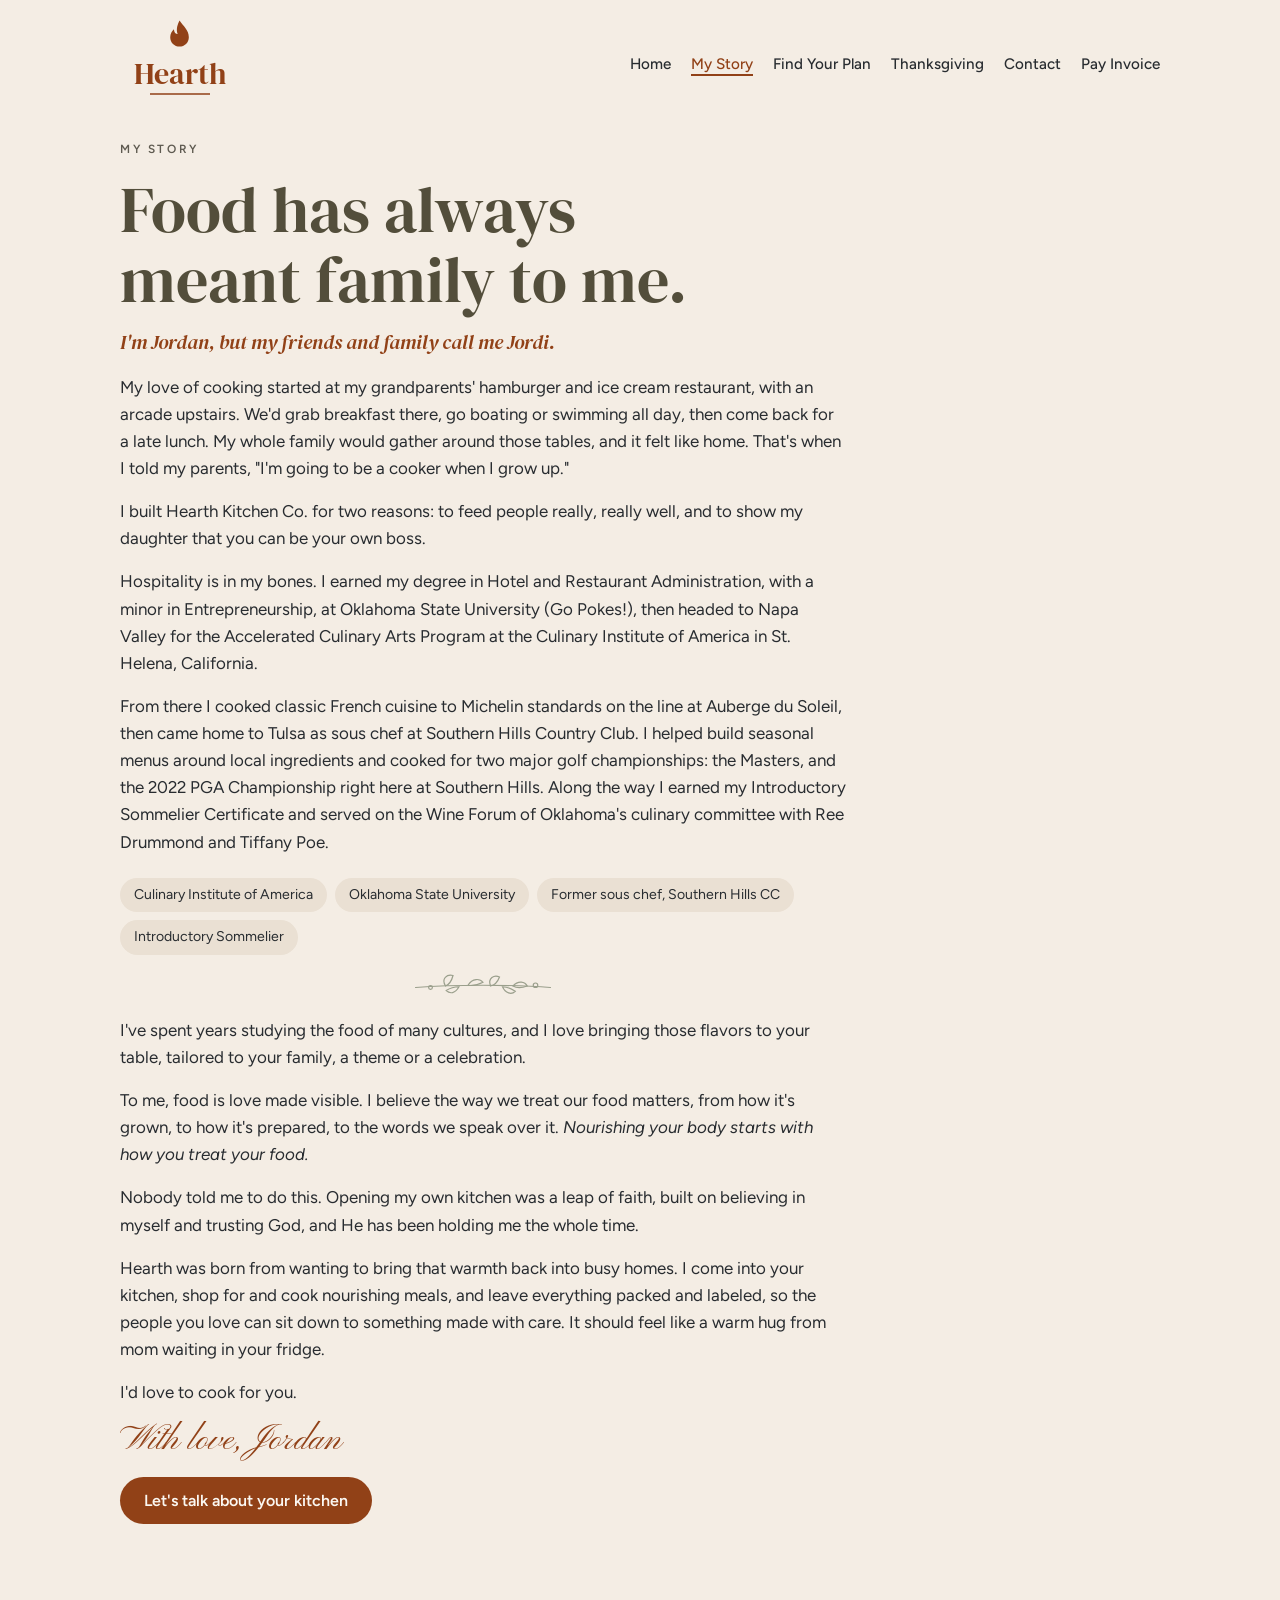
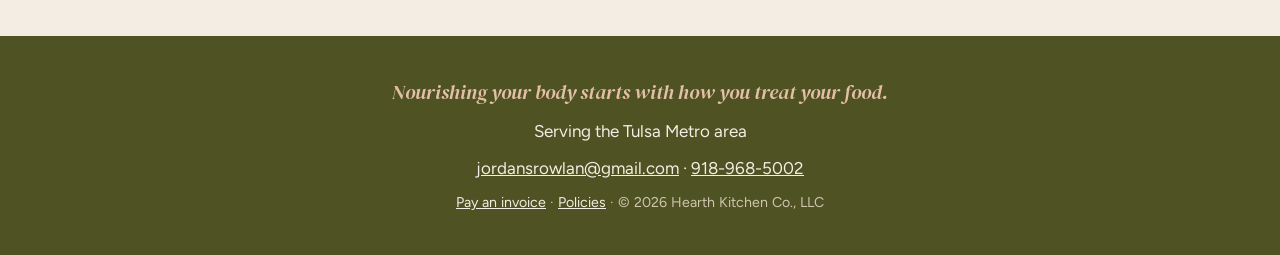
<file: story.html>
<!doctype html>
<html lang="en">
<head>
<meta charset="utf-8">
<meta name="viewport" content="width=device-width,initial-scale=1,viewport-fit=cover">
<title>My Story | Hearth Kitchen Co.</title>
<meta name="description" content="Meet Chef Jordan Rowlan: CIA-trained, former Southern Hills sous chef, cooking in homes across the Tulsa Metro area.">
<meta name="theme-color" content="#914117">
<link rel="icon" href="favicon.svg" type="image/svg+xml">
<link rel="preconnect" href="https://fonts.googleapis.com"><link rel="preconnect" href="https://fonts.gstatic.com" crossorigin><link rel="stylesheet" href="https://fonts.googleapis.com/css2?family=DM+Serif+Display:ital@0;1&family=Figtree:wght@400;500;600&family=Pinyon+Script&display=swap">
<link rel="stylesheet" href="style.css">

</head>
<body>
<a class="skip" href="#main">Skip to content</a>
<div class="wrap">
<header class="site-head">
  <a class="brand" href="index.html" aria-label="Hearth Kitchen Co. home"><svg viewBox="0 0 120 92" role="img" aria-label="Hearth"><g transform="translate(0,0) scale(.62) translate(36,0)"><path d="M60 4c6 9 15 15 15 27 0 9-7 15-15 15s-15-6-15-15c0-6 3-10 6-13 0 5 3 8 6 8-3-8 0-16 3-22z" fill="currentColor"/></g><text x="60" y="66" text-anchor="middle" font-family="DM Serif Display, Georgia, serif" font-size="30" fill="currentColor">Hearth</text><line x1="30" y1="76" x2="90" y2="76" stroke="currentColor" stroke-width="1.4"/></svg></a>
  <nav class="site-nav" aria-label="Main"><ul><li><a href="index.html">Home</a></li><li><a href="story.html" aria-current="page">My Story</a></li><li><a href="quiz.html">Find Your Plan</a></li><li><a href="thanksgiving.html">Thanksgiving</a></li><li><a href="contact.html">Contact</a></li><li><a href="pay.html">Pay Invoice</a></li></ul></nav>
</header>
<main id="main">

<section class="stack" style="padding-top:12px">
  <div class="prose">
    <div class="label">My Story</div>
    <h1>Food has always meant family to me.</h1>
    <p class="tagline" style="margin-top:-6px">I'm Jordan, but my friends and family call me Jordi.</p>
    <p>My love of cooking started at my grandparents' hamburger and ice cream restaurant, with an arcade upstairs. We'd grab breakfast there, go boating or swimming all day, then come back for a late lunch. My whole family would gather around those tables, and it felt like home. That's when I told my parents, "I'm going to be a cooker when I grow up."</p>
    <p>I built Hearth Kitchen Co. for two reasons: to feed people really, really well, and to show my daughter that you can be your own boss.</p>
    <p>Hospitality is in my bones. I earned my degree in Hotel and Restaurant Administration, with a minor in Entrepreneurship, at Oklahoma State University (Go Pokes!), then headed to Napa Valley for the Accelerated Culinary Arts Program at the Culinary Institute of America in St. Helena, California.</p>
    <p>From there I cooked classic French cuisine to Michelin standards on the line at Auberge du Soleil, then came home to Tulsa as sous chef at Southern Hills Country Club. I helped build seasonal menus around local ingredients and cooked for two major golf championships: the Masters, and the 2022 PGA Championship right here at Southern Hills. Along the way I earned my Introductory Sommelier Certificate and served on the Wine Forum of Oklahoma's culinary committee with Ree Drummond and Tiffany Poe.</p>
    <ul class="creds">
      <li>Culinary Institute of America</li><li>Oklahoma State University</li><li>Former sous chef, Southern Hills CC</li><li>Introductory Sommelier</li>
    </ul>
    <svg class="sprig" viewBox="0 0 200 40" aria-hidden="true" fill="none" stroke="currentColor" stroke-width="1.6" stroke-linecap="round"><path d="M10 22 C60 18 140 18 190 22"/><path d="M50 20c-6-10 2-16 10-14-2 8-5 12-10 14z"/><path d="M80 19c6-10 16-9 20-4-8 4-14 5-20 4z"/><path d="M110 20c-4-11 5-15 12-12-3 8-7 11-12 12z"/><path d="M140 20c7-8 16-6 19 0-8 3-14 3-19 0z"/><path d="M68 21c-5 9-12 10-17 5 6-4 11-5 17-5z"/><path d="M126 21c4 9 12 11 17 6-6-4-11-6-17-6z"/><circle cx="170" cy="19" r="3"/><circle cx="30" cy="22" r="2.5"/></svg>
    <p>I've spent years studying the food of many cultures, and I love bringing those flavors to your table, tailored to your family, a theme or a celebration.</p>
    <p>To me, food is love made visible. I believe the way we treat our food matters, from how it's grown, to how it's prepared, to the words we speak over it. <em>Nourishing your body starts with how you treat your food.</em></p>
    <p>Nobody told me to do this. Opening my own kitchen was a leap of faith, built on believing in myself and trusting God, and He has been holding me the whole time.</p>
    <p>Hearth was born from wanting to bring that warmth back into busy homes. I come into your kitchen, shop for and cook nourishing meals, and leave everything packed and labeled, so the people you love can sit down to something made with care. It should feel like a warm hug from mom waiting in your fridge.</p>
    <p>I'd love to cook for you.</p>
    <p class="signoff">With love, Jordan</p>
    <p><a class="btn" href="contact.html">Let's talk about your kitchen</a></p>
  </div>
</section>

</main>
</div>
<footer class="site-foot">
  <div class="wrap">
    <div class="tagline">Nourishing your body starts with how you treat your food.</div>
    <div>Serving the Tulsa Metro area</div>
    <div><a href="mailto:jordansrowlan@gmail.com">jordansrowlan@gmail.com</a> &middot; <a href="tel:+19189685002">918-968-5002</a></div>
    <div class="social" data-social></div>
    <small><a href="pay.html">Pay an invoice</a> &middot; <a href="policies.html">Policies</a> &middot; &copy; <span data-year>2026</span> Hearth Kitchen Co., LLC</small>
  </div>
</footer>
<script src="data.js"></script>
<script src="site.js"></script>

</body>
</html>
</file>
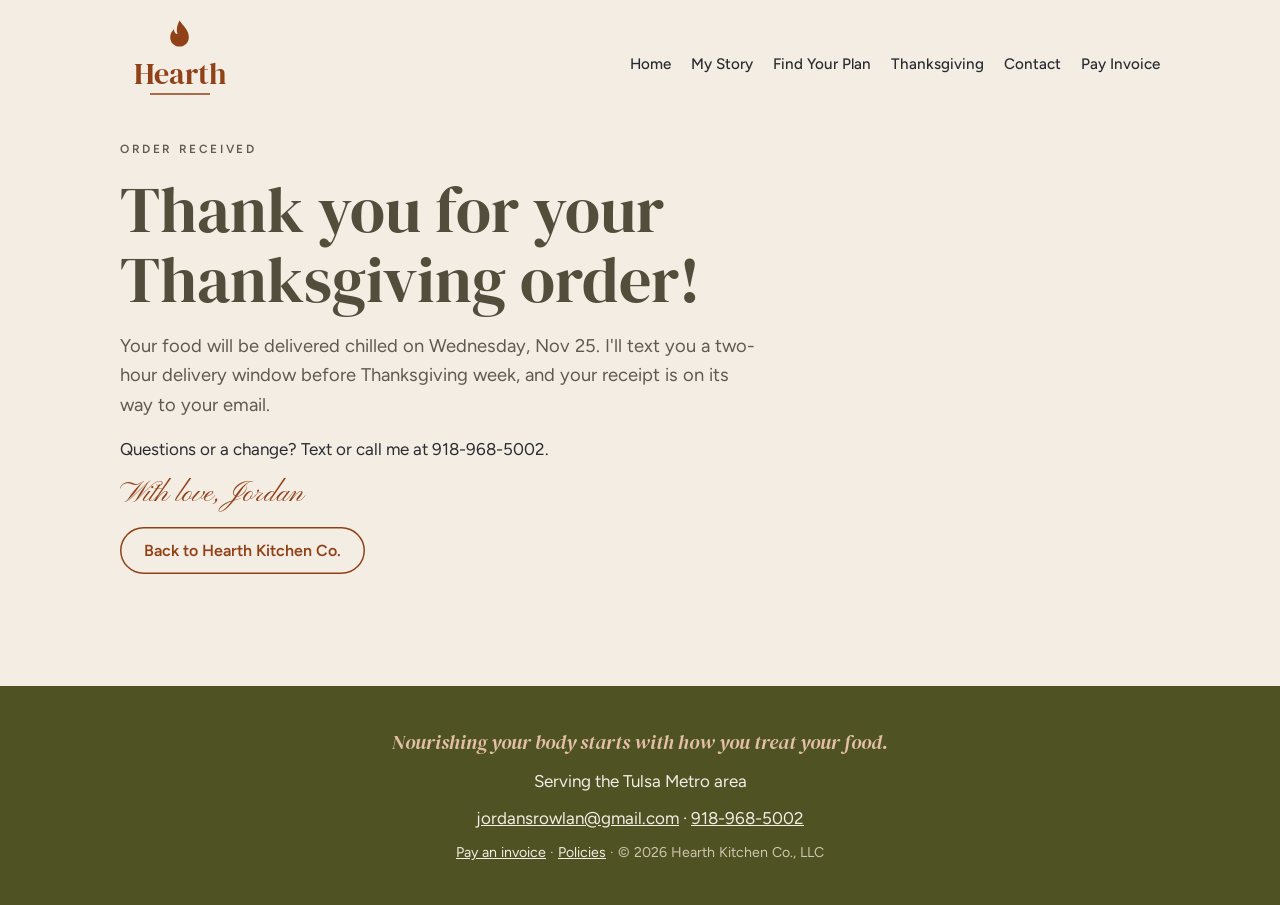
<file: thanks.html>
<!doctype html>
<html lang="en">
<head>
<meta charset="utf-8">
<meta name="viewport" content="width=device-width,initial-scale=1,viewport-fit=cover">
<title>Thank You | Hearth Kitchen Co.</title>
<meta name="description" content="Thank you for your Thanksgiving order from Hearth Kitchen Co.">
<meta name="theme-color" content="#914117">
<link rel="icon" href="favicon.svg" type="image/svg+xml">
<link rel="preconnect" href="https://fonts.googleapis.com"><link rel="preconnect" href="https://fonts.gstatic.com" crossorigin><link rel="stylesheet" href="https://fonts.googleapis.com/css2?family=DM+Serif+Display:ital@0;1&family=Figtree:wght@400;500;600&family=Pinyon+Script&display=swap">
<link rel="stylesheet" href="style.css">

</head>
<body>
<a class="skip" href="#main">Skip to content</a>
<div class="wrap">
<header class="site-head">
  <a class="brand" href="index.html" aria-label="Hearth Kitchen Co. home"><svg viewBox="0 0 120 92" role="img" aria-label="Hearth"><g transform="translate(0,0) scale(.62) translate(36,0)"><path d="M60 4c6 9 15 15 15 27 0 9-7 15-15 15s-15-6-15-15c0-6 3-10 6-13 0 5 3 8 6 8-3-8 0-16 3-22z" fill="currentColor"/></g><text x="60" y="66" text-anchor="middle" font-family="DM Serif Display, Georgia, serif" font-size="30" fill="currentColor">Hearth</text><line x1="30" y1="76" x2="90" y2="76" stroke="currentColor" stroke-width="1.4"/></svg></a>
  <nav class="site-nav" aria-label="Main"><ul><li><a href="index.html">Home</a></li><li><a href="story.html">My Story</a></li><li><a href="quiz.html">Find Your Plan</a></li><li><a href="thanksgiving.html">Thanksgiving</a></li><li><a href="contact.html">Contact</a></li><li><a href="pay.html">Pay Invoice</a></li></ul></nav>
</header>
<main id="main">

<section class="stack" style="padding-top:12px;max-width:640px">
  <div class="label">Order received</div>
  <h1>Thank you for your Thanksgiving order!</h1>
  <p class="lede">Your food will be delivered chilled on Wednesday, Nov 25. I'll text you a two-hour delivery window before Thanksgiving week, and your receipt is on its way to your email.</p>
  <p>Questions or a change? Text or call me at 918-968-5002.</p>
  <p class="signoff" style="font-size:1.8rem">With love, Jordan</p>
  <p><a class="btn ghost" href="index.html">Back to Hearth Kitchen Co.</a></p>
</section>

</main>
</div>
<footer class="site-foot">
  <div class="wrap">
    <div class="tagline">Nourishing your body starts with how you treat your food.</div>
    <div>Serving the Tulsa Metro area</div>
    <div><a href="mailto:jordansrowlan@gmail.com">jordansrowlan@gmail.com</a> &middot; <a href="tel:+19189685002">918-968-5002</a></div>
    <div class="social" data-social></div>
    <small><a href="pay.html">Pay an invoice</a> &middot; <a href="policies.html">Policies</a> &middot; &copy; <span data-year>2026</span> Hearth Kitchen Co., LLC</small>
  </div>
</footer>
<script src="data.js"></script>
<script src="site.js"></script>
<script>try{localStorage.removeItem("hearthCart");localStorage.removeItem("hearthPlates")}catch(e){}</script>
</body>
</html>
</file>
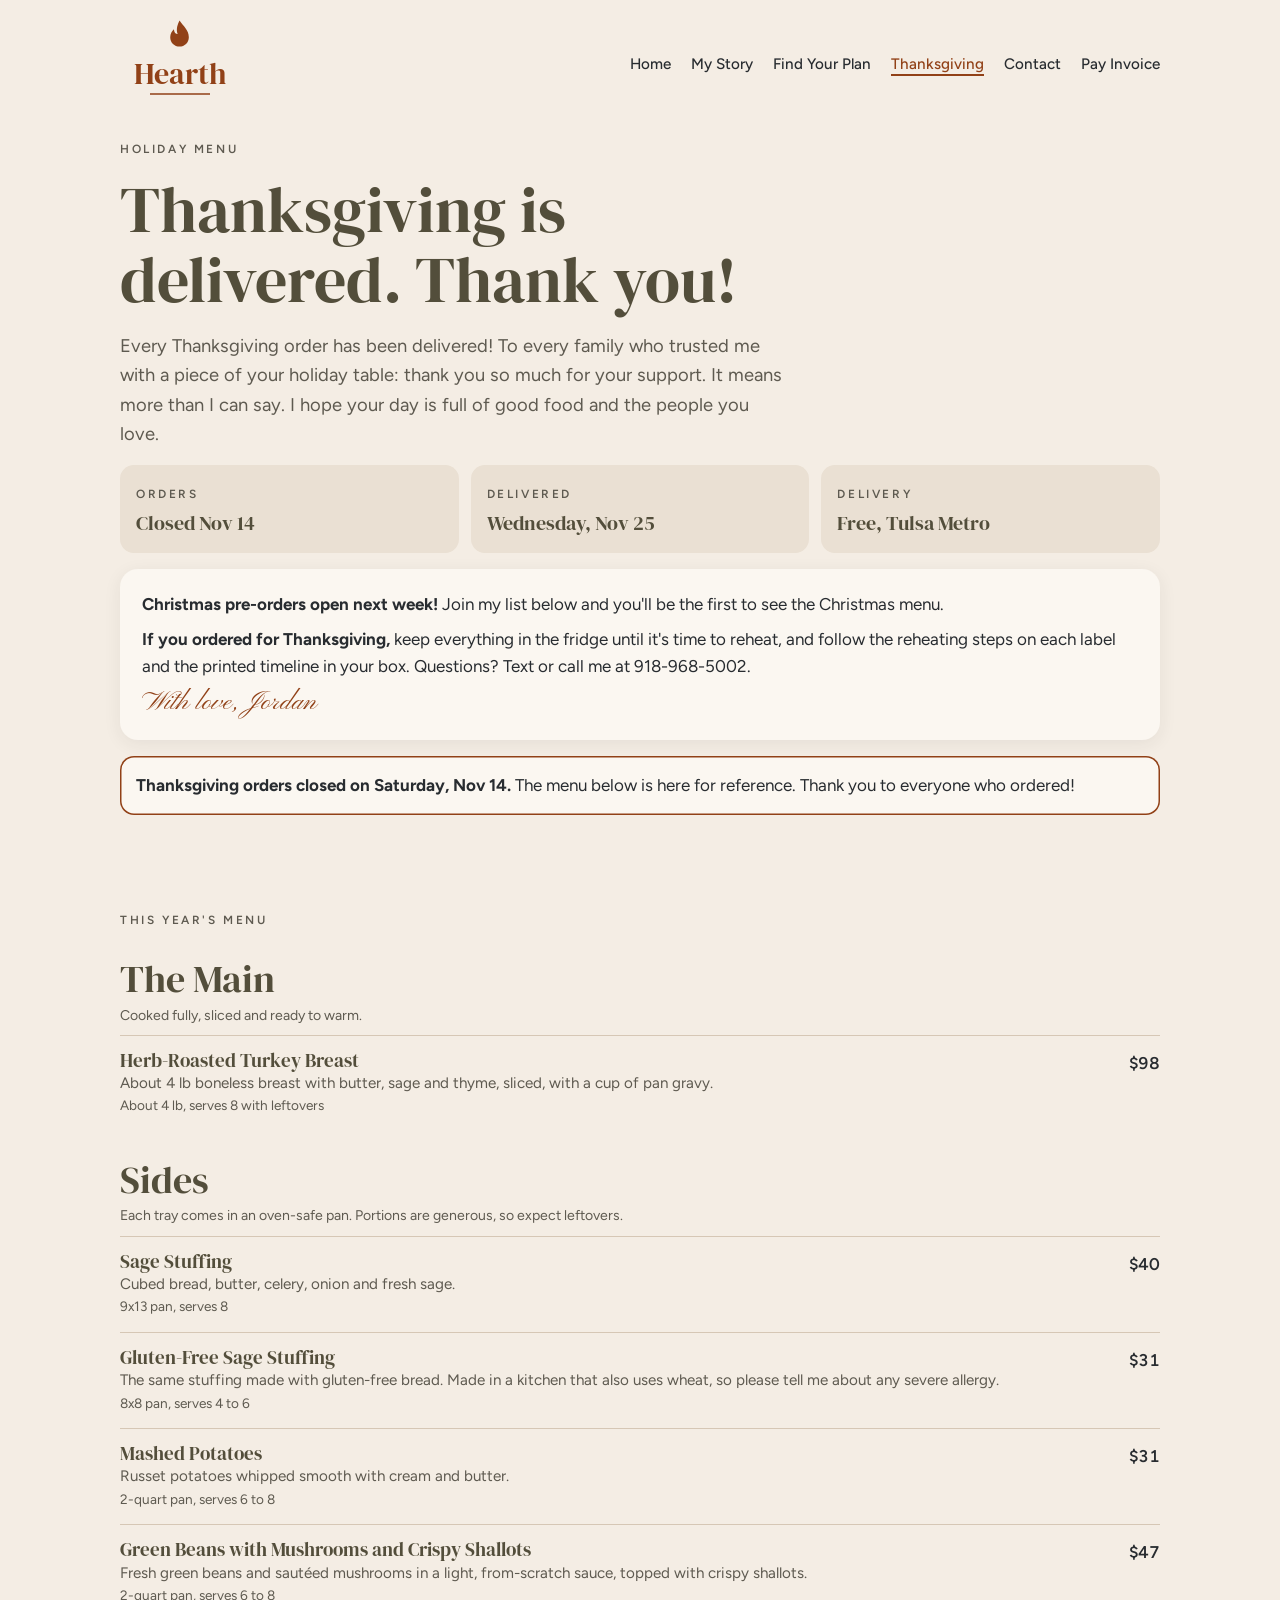
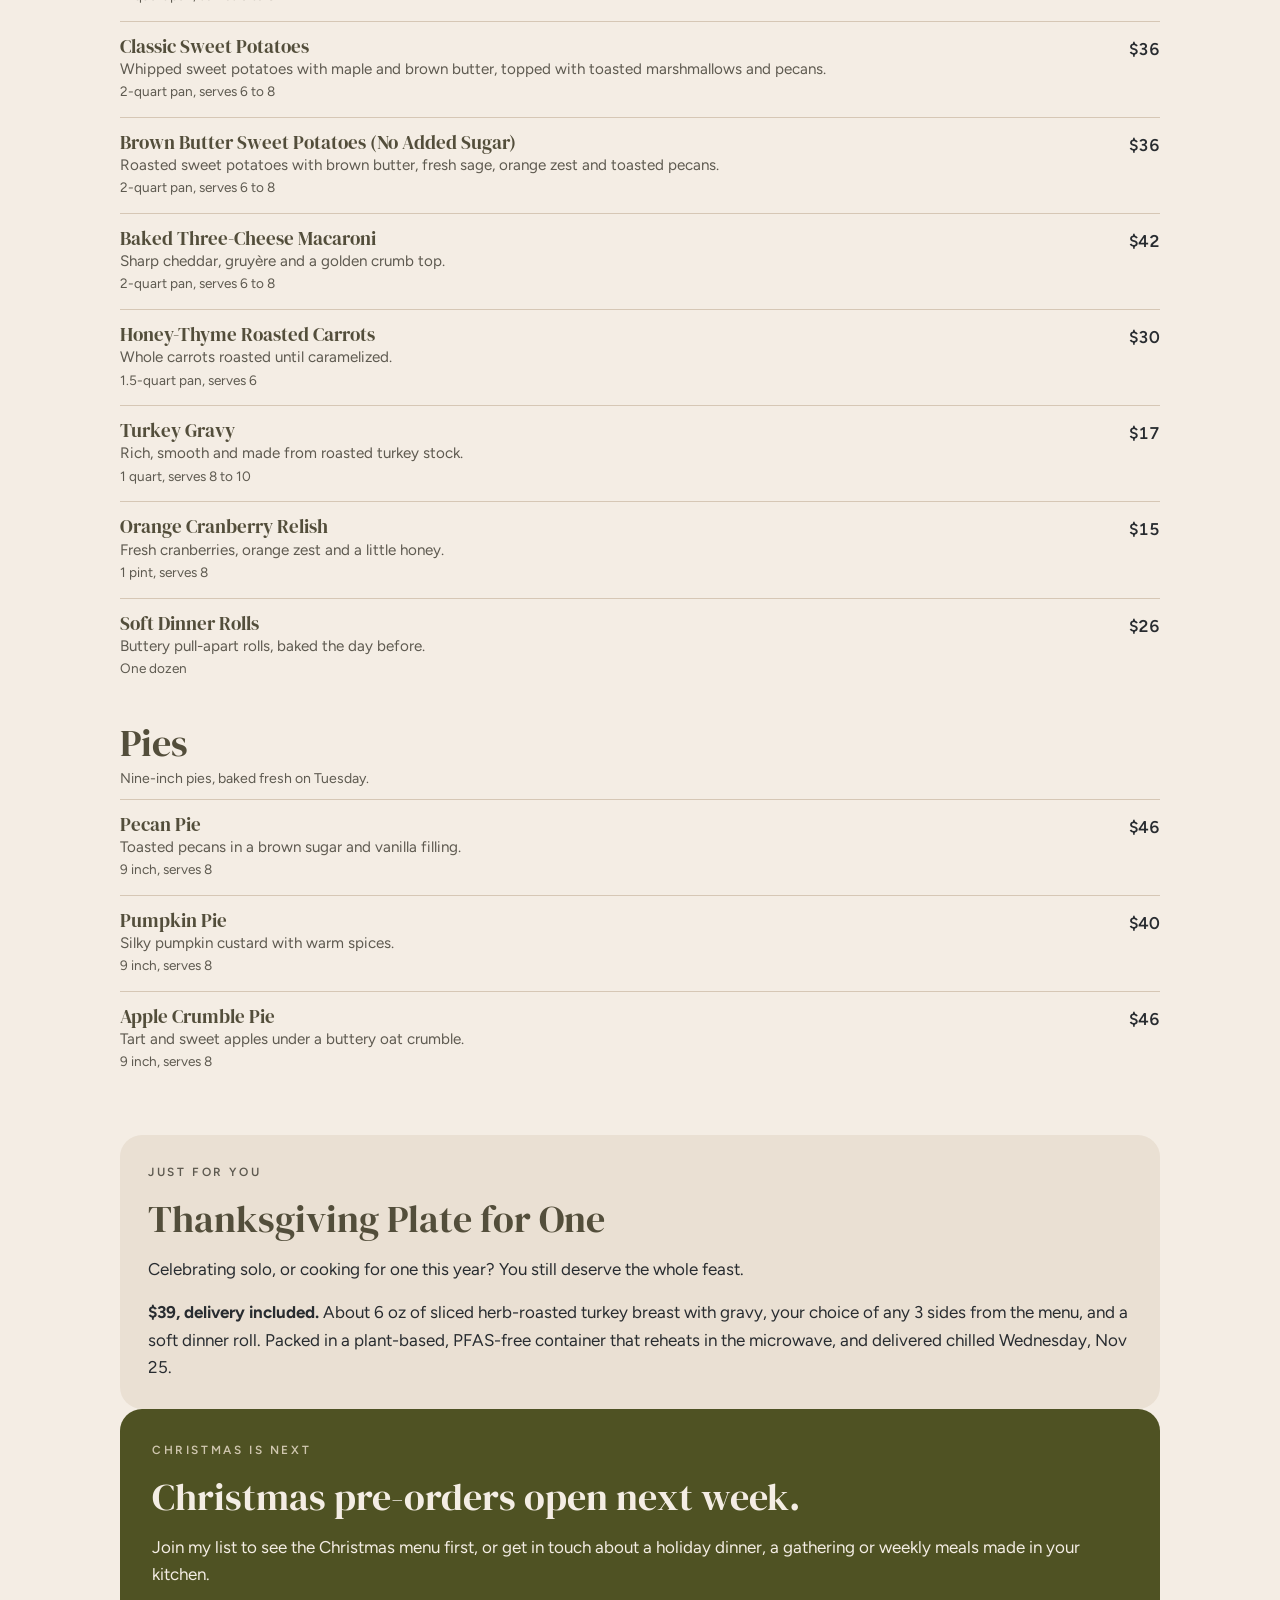
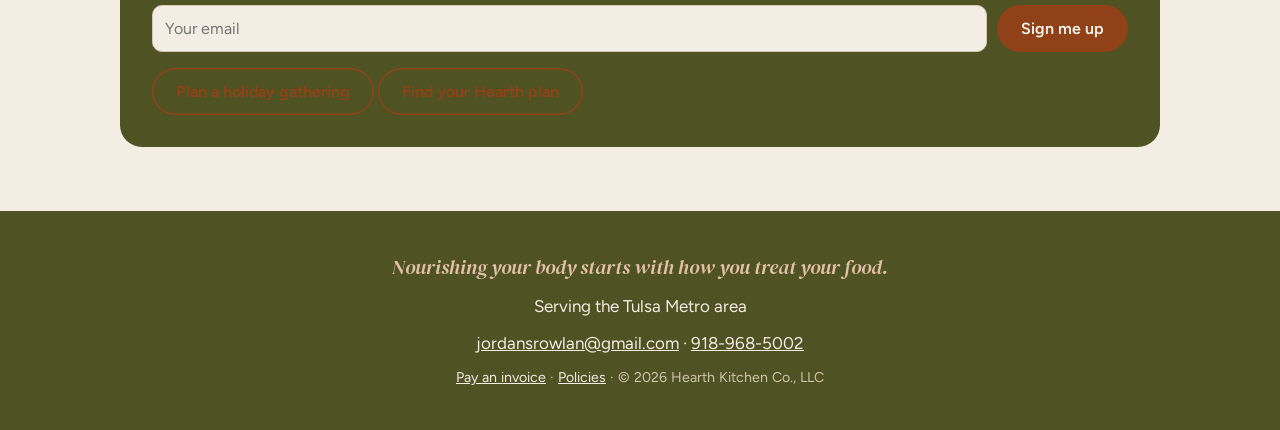
<file: thanksgiving.html>
<!doctype html>
<html lang="en">
<head>
<meta charset="utf-8">
<meta name="viewport" content="width=device-width,initial-scale=1,viewport-fit=cover">
<title>Thanksgiving | Hearth Kitchen Co.</title>
<meta name="description" content="Every Thanksgiving order has been delivered. Thank you for your support! Christmas pre-orders from Chef Jordan open next week.">
<meta name="theme-color" content="#914117">
<link rel="icon" href="favicon.svg" type="image/svg+xml">
<link rel="preconnect" href="https://fonts.googleapis.com"><link rel="preconnect" href="https://fonts.gstatic.com" crossorigin><link rel="stylesheet" href="https://fonts.googleapis.com/css2?family=DM+Serif+Display:ital@0;1&family=Figtree:wght@400;500;600&family=Pinyon+Script&display=swap">
<link rel="stylesheet" href="style.css">

</head>
<body>
<a class="skip" href="#main">Skip to content</a>
<div class="wrap">
<header class="site-head">
  <a class="brand" href="index.html" aria-label="Hearth Kitchen Co. home"><svg viewBox="0 0 120 92" role="img" aria-label="Hearth"><g transform="translate(0,0) scale(.62) translate(36,0)"><path d="M60 4c6 9 15 15 15 27 0 9-7 15-15 15s-15-6-15-15c0-6 3-10 6-13 0 5 3 8 6 8-3-8 0-16 3-22z" fill="currentColor"/></g><text x="60" y="66" text-anchor="middle" font-family="DM Serif Display, Georgia, serif" font-size="30" fill="currentColor">Hearth</text><line x1="30" y1="76" x2="90" y2="76" stroke="currentColor" stroke-width="1.4"/></svg></a>
  <nav class="site-nav" aria-label="Main"><ul><li><a href="index.html">Home</a></li><li><a href="story.html">My Story</a></li><li><a href="quiz.html">Find Your Plan</a></li><li><a href="thanksgiving.html" aria-current="page">Thanksgiving</a></li><li><a href="contact.html">Contact</a></li><li><a href="pay.html">Pay Invoice</a></li></ul></nav>
</header>
<main id="main">

<section class="stack" style="padding-top:12px">
  <div class="label">Holiday menu</div>
  <h1>Thanksgiving is delivered. Thank you!</h1>
  <div id="circlebanner" class="circle" hidden><b>Welcome, Inner Circle!</b> <span data-circle-label>Inner Circle 10% off</span> is applied to everything you add. You'll see your savings in your order total.</div>
  <p class="lede">Every Thanksgiving order has been delivered! To every family who trusted me with a piece of your holiday table: thank you so much for your support. It means more than I can say. I hope your day is full of good food and the people you love.</p>
  <div class="facts">
    <div class="fact"><span class="label">Orders</span><b>Closed Nov 14</b></div>
    <div class="fact"><span class="label">Delivered</span><b data-tg="deliveryText">Wednesday, Nov 25</b></div>
    <div class="fact"><span class="label">Delivery</span><b>Free, Tulsa Metro</b></div>
  </div>
  <div class="card">
    <div class="stack" style="gap:8px">
      <p><b>Christmas pre-orders open next week!</b> Join my list below and you'll be the first to see the Christmas menu.</p>
      <p><b>If you ordered for Thanksgiving,</b> keep everything in the fridge until it's time to reheat, and follow the reheating steps on each label and the printed timeline in your box. Questions? Text or call me at 918-968-5002.</p>
      <p class="signoff" style="font-size:1.7rem">With love, Jordan</p>
    </div>
  </div>
  <form id="zipform" class="panel stack" style="gap:10px;padding:20px" novalidate>
    <label for="zip" style="font-size:1rem">Check that I deliver to you
      <span class="formnote" style="font-weight:400">I deliver across the Tulsa Metro area. Enter your delivery ZIP code to start your order.</span>
    </label>
    <div class="inline-form">
      <input id="zip" name="zip" inputmode="numeric" autocomplete="postal-code" maxlength="5" placeholder="Delivery ZIP code" style="max-width:220px">
      <button class="btn" type="submit">Check my ZIP</button>
    </div>
    <p id="zipmsg" role="status" hidden></p>
  </form>
  <div id="closed" class="closed" hidden><b>Thanksgiving orders closed on Saturday, Nov 14.</b> The menu below is here for reference. Thank you to everyone who ordered!</div>
  <div id="soldout" class="closed" hidden><b>Thanksgiving is fully booked!</b> Thank you so much for the love. Text me at 918-968-5002 to join the waitlist in case a spot opens up.</div>
  <div id="almostfull" class="circle" hidden><b>Only a few spots left!</b> My Thanksgiving kitchen is almost full, so order soon.</div>
</section>

<section class="stack" style="padding-bottom:0"><div class="label">This year's menu</div></section>
<section id="menu" aria-label="Thanksgiving menu" style="padding-top:0"></section>

<section class="panel stack" aria-labelledby="plate">
  <div class="label">Just for you</div>
  <h2 id="plate">Thanksgiving Plate for One</h2>
  <p>Celebrating solo, or cooking for one this year? You still deserve the whole feast.</p>
  <p><b><span data-tg="platePrice">$39</span>, delivery included.</b> About 6 oz of sliced herb-roasted turkey breast with gravy, your choice of any 3 sides from the menu, and a soft dinner roll. Packed in a plant-based, PFAS-free container that reheats in the microwave, and delivered chilled <span data-tg="deliveryText">Wednesday, Nov 25</span>.</p>
  <div data-cart-off><p><a class="btn" data-order="plateLink" href="#">Order a Plate for One</a></p><p class="formnote" data-ziphint>Check your ZIP code above to order.</p></div>
  <div data-cart-on hidden class="stack" style="gap:12px">
    <p style="margin:0"><b>Build your plate:</b> pick 3 sides, then tap Add plate. Ordering for more than one? Add as many plates as you like, each with its own sides.</p>
    <div class="sides3" id="platesides"></div>
    <p style="margin:0"><button type="button" class="btn" id="addplate">Add plate</button></p>
    <p id="platemsg" class="formnote" role="status" hidden></p>
    <ol id="platelist" class="platelist"></ol>
  </div>
</section>

<section class="dark stack" aria-labelledby="missed" id="missedsec">
  <div class="label">Christmas is next</div>
  <h2 id="missed">Christmas pre-orders open next week.</h2>
  <p>Join my list to see the Christmas menu first, or get in touch about a holiday dinner, a gathering or weekly meals made in your kitchen.</p>
  <form class="inline-form" action="#" method="POST" data-formspree data-thanks="You're on the list. Thank you! With love, Jordan.">
    <label for="tg-news-email" class="skip">Email</label>
    <input id="tg-news-email" name="email" type="email" autocomplete="email" placeholder="Your email" required>
    <input type="hidden" name="_subject" value="New email signup">
    <input type="hidden" name="list" value="newsletter">
    <button class="btn" type="submit">Sign me up</button>
    <p class="formmsg" hidden role="status" style="flex-basis:100%"></p>
  </form>
  <p><a class="btn ghost" href="contact.html">Plan a holiday gathering</a> <a class="btn ghost" href="quiz.html">Find your Hearth plan</a></p>
</section>

<section class="stack" aria-labelledby="order" id="ordersec">
  <h2 id="order">Ready to order?</h2>
  <p data-cart-off>Tap below to choose your dishes and pay securely by card, Apple Pay or Google Pay. <b>Everything is à la carte.</b> Your cart opens with a few favorites, so set any of them to 0 and add exactly what you want, from a single pie to the whole feast.</p>
  <p data-cart-on hidden><b>Everything is à la carte.</b> Tap <b>Add</b> on any dish above, from a single pie to the whole feast. Your order total follows you at the bottom of the screen, and you'll pay securely by card, Apple Pay or Google Pay.</p>
  <div class="panel stack" style="gap:6px;padding:20px">
    <b>Free delivery across the Tulsa Metro area on <span data-tg="deliveryText">Wednesday, Nov 25</span>.</b>
    <span>Order a single side or a whole feast. Cooking for just yourself? The Plate for One above was made with you in mind.</span>
    <span>Oklahoma sales tax is added at checkout. Orders close <span data-tg="orderByText">Saturday, Nov 14</span>.</span>
    <span>Not sure if you're in my delivery area? Text me at 918-968-5002 before ordering.</span>
  </div>
  <div data-cart-off><p><a class="btn" data-order="dinnerLink" href="#">Order &amp; pay</a></p><p class="formnote" data-ziphint>Check your ZIP code above to order.</p></div>
  <p class="formnote">Questions or a special request? Text or call 918-968-5002.</p>
</section>

<div id="cartbar" class="cartbar" hidden role="region" aria-label="Your order">
  <div class="cb-in">
    <div class="cb-sum">
      <div><b id="cb-count">0 items</b> &middot; <span id="cb-sub">$0.00</span></div>
      <div id="cb-circle" hidden><div class="cb-circle"><span data-circle-label>Inner Circle 10% off</span>: you save <b id="cb-off"></b></div><div>Your total: <b class="cb-total" id="cb-total"></b></div></div>
      <div class="cb-note">Tax added at checkout &middot; Free delivery</div>
      <div id="cb-err" class="cb-err" role="alert" hidden></div>
    </div>
    <button id="cb-go" class="btn" type="button">Checkout</button>
  </div>
</div>

</main>
</div>
<footer class="site-foot">
  <div class="wrap">
    <div class="tagline">Nourishing your body starts with how you treat your food.</div>
    <div>Serving the Tulsa Metro area</div>
    <div><a href="mailto:jordansrowlan@gmail.com">jordansrowlan@gmail.com</a> &middot; <a href="tel:+19189685002">918-968-5002</a></div>
    <div class="social" data-social></div>
    <small><a href="pay.html">Pay an invoice</a> &middot; <a href="policies.html">Policies</a> &middot; &copy; <span data-year>2026</span> Hearth Kitchen Co., LLC</small>
  </div>
</footer>
<script src="data.js"></script>
<script src="site.js"></script>
<script src="form.js"></script>
<script>
(function(){
  var T=HEARTH.thanksgiving, m=document.getElementById("menu"), API=T.checkoutApi||"";
  var CART=!!API;
  document.querySelectorAll("[data-cart-on]").forEach(function(e){e.hidden=!CART;});
  document.querySelectorAll("[data-cart-off]").forEach(function(e){e.hidden=CART;});
  function esc(s){return String(s).replace(/[&<>"]/g,function(c){return {"&":"&amp;","<":"&lt;",">":"&gt;","\"":"&quot;"}[c];});}
  var byKey={}; T.menu.forEach(function(c){c.items.forEach(function(i){byKey[i.key]=i;});});
  m.innerHTML=T.menu.map(function(c){
    return '<div class="course"><h2>'+esc(c.course)+'</h2><p class="formnote" style="margin:4px 0 8px">'+esc(c.note)+'</p>'+
      c.items.map(function(i){return '<div class="item"><div><h3>'+esc(i.name)+'</h3><p class="desc">'+esc(i.desc)+'</p><p class="size">'+esc(i.size)+'</p></div>'+
        '<div class="buy"><div class="price">$'+i.price+'</div>'+(CART?'<div class="qty" data-key="'+i.key+'"></div>':'')+'</div></div>';}).join("")+'</div>';
  }).join("");
  document.querySelectorAll("[data-tg]").forEach(function(el){var k=el.dataset.tg;el.textContent=(k==="platePrice"?"$":"")+T[k];});
  var closed=new Date()>new Date(T.orderBy), zipOk=false, circle=null, circleInfo=null;
  var zf=document.getElementById("zipform"), zi=document.getElementById("zip"), zm=document.getElementById("zipmsg");

  // ---------- cart ----------
  var cart={};
  try{cart=JSON.parse(localStorage.getItem("hearthCart")||"{}")||{};}catch(e){cart={};}
  Object.keys(cart).forEach(function(k){if(!byKey[k]||!(cart[k]>0))delete cart[k];});
  var sideName={}; (T.plateSides||[]).forEach(function(s){sideName[s.key]=s.name;});
  var plates=[];
  try{plates=JSON.parse(localStorage.getItem("hearthPlates")||"[]")||[];}catch(e){plates=[];}
  plates=plates.filter(function(p){return Array.isArray(p)&&p.length===3&&p.every(function(s){return sideName[s];});}).slice(0,10);
  function save(){try{localStorage.setItem("hearthCart",JSON.stringify(cart));localStorage.setItem("hearthPlates",JSON.stringify(plates));}catch(e){}}
  function money(n){return "$"+n.toFixed(2);}
  function totals(){var n=plates.length,s=plates.length*T.platePrice;Object.keys(cart).forEach(function(k){n+=cart[k];s+=cart[k]*byKey[k].price;});
    var off=circleInfo?Math.round(s*circleInfo.percent)/100:0;return {n:n,sub:s,off:off,total:s-off};}
  function setQty(k,q){q=Math.max(0,Math.min(20,q));if(q)cart[k]=q;else delete cart[k];save();drawCart();}
  function drawCart(){
    if(!CART)return;
    document.querySelectorAll(".qty").forEach(function(box){
      var k=box.dataset.key,q=cart[k]||0,name=esc(byKey[k].name);
      if(closed){box.innerHTML="";return;}
      box.innerHTML=q?('<button type="button" class="qbtn" data-d="-1" aria-label="One less '+name+'">&minus;</button><span class="qn" aria-live="polite">'+q+'</span><button type="button" class="qbtn" data-d="1" aria-label="One more '+name+'">+</button>')
        :('<button type="button" class="btn add" data-d="1" aria-label="Add '+name+'">Add</button>');
    });
    var pl=document.getElementById("platelist");
    pl.innerHTML=plates.map(function(p,i){return '<li><span><b>Plate '+(i+1)+':</b> '+p.map(function(s){return esc(sideName[s]);}).join(", ")+'</span> <button type="button" class="linkbtn" data-rm="'+i+'" aria-label="Remove plate '+(i+1)+'">Remove</button></li>';}).join("");
    var t=totals(), bar=document.getElementById("cartbar");
    bar.hidden=closed||!t.n; document.body.classList.toggle("has-cart",!bar.hidden);
    document.getElementById("cb-count").textContent=t.n+(t.n===1?" item":" items");
    document.getElementById("cb-sub").textContent=money(t.sub);
    var cl=document.getElementById("cb-circle");
    if(circleInfo&&t.n){cl.hidden=false;document.getElementById("cb-off").textContent=money(t.off);document.getElementById("cb-total").textContent=money(t.total);}
    else cl.hidden=true;
    document.getElementById("cb-sub").classList.toggle("struck",!!(circleInfo&&t.n));
  }
  m.addEventListener("click",function(e){var b=e.target.closest("button[data-d]");if(!b)return;var k=b.closest(".qty").dataset.key;
    setQty(k,(cart[k]||0)+Number(b.dataset.d));var again=document.querySelector('.qty[data-key="'+k+'"] button');if(again&&!cart[k])again.focus();});

  if(CART){
    var ps=document.getElementById("platesides"), opts='<option value="">Choose a side</option>'+(T.plateSides||[]).map(function(s){return '<option value="'+s.key+'">'+esc(s.name)+'</option>';}).join("");
    ps.innerHTML=[1,2,3].map(function(n){return '<label>Side '+n+'<select data-side>'+opts+'</select></label>';}).join("");
    var pmsg=document.getElementById("platemsg");
    document.getElementById("addplate").addEventListener("click",function(){
      var sel=[].map.call(ps.querySelectorAll("select"),function(s){return s.value;});
      if(sel.some(function(v){return !v;})){pmsg.hidden=false;pmsg.textContent="Please choose all 3 sides for this plate.";return;}
      if(plates.length>=10){pmsg.hidden=false;pmsg.textContent="Up to 10 plates per order. Text me at 918-968-5002 for more.";return;}
      plates.push(sel);save();drawCart();
      ps.querySelectorAll("select").forEach(function(s){s.value="";});
      pmsg.hidden=false;pmsg.textContent="Plate "+plates.length+" added! Build another, or check out below.";
    });
    document.getElementById("platelist").addEventListener("click",function(e){var b=e.target.closest("[data-rm]");if(!b)return;plates.splice(Number(b.dataset.rm),1);save();drawCart();document.getElementById("platemsg").hidden=true;});
  }
  function paint(){
    document.querySelectorAll("[data-order]").forEach(function(a){
      if(closed){a.setAttribute("aria-disabled","true");a.removeAttribute("href");a.textContent="Orders closed";}
      else if(!zipOk){a.setAttribute("aria-disabled","true");a.removeAttribute("href");}
      else {a.removeAttribute("aria-disabled");a.href=(a.dataset.order==="plateLink"&&circleInfo)?circleInfo.plateLink:T[a.dataset.order];}
    });
    document.querySelectorAll("[data-ziphint]").forEach(function(h){h.hidden=closed||zipOk;});
  }
  function check(z){
    z=(z||"").replace(/\D/g,"").slice(0,5);
    if(z.length<5){zm.hidden=false;zm.className="formmsg err";zm.textContent="Please enter a 5-digit ZIP code.";zipOk=false;paint();return;}
    zipOk=T.deliveryZips.indexOf(z)!==-1; zm.hidden=false;
    if(zipOk){zm.className="formmsg ok";zm.textContent=CART?"Good news, I deliver to "+z+"! Tap Add on any dish below.":"Good news, I deliver to "+z+"! Your order buttons are ready below.";try{localStorage.setItem("hearthZip",z)}catch(e){}}
    else{zm.className="formmsg err";zm.textContent="I'm so sorry, I only deliver within the Tulsa Metro area right now. Text me at 918-968-5002 and I'll see what I can do.";}
    paint();
  }
  zf.addEventListener("submit",function(e){e.preventDefault();check(zi.value);});

  var go=document.getElementById("cb-go"), err=document.getElementById("cb-err");
  if(go) go.addEventListener("click",function(){
    err.hidden=true;
    if(!zipOk){zf.scrollIntoView({behavior:"smooth",block:"center"});zm.hidden=false;zm.className="formmsg err";zm.textContent="Please check your delivery ZIP code first.";zi.focus({preventScroll:true});return;}
    go.disabled=true;go.textContent="One moment…";
    fetch(API+"/checkout",{method:"POST",headers:{"Content-Type":"application/json"},body:JSON.stringify({items:cart,plates:plates,circle:circle||undefined})})
      .then(function(r){return r.json();})
      .then(function(d){if(d.url){location.href=d.url;}else{throw new Error(d.error||"Checkout couldn't start.");}})
      .catch(function(e){err.hidden=false;err.textContent=(e&&e.message&&e.message!=="Failed to fetch")?e.message:"Checkout couldn't start. Please text Jordan at 918-968-5002.";go.disabled=false;go.textContent="Checkout";});
  });

  // ---------- Inner Circle (private link only) ----------
  function circleOn(info){
    circleInfo=info;var b=document.getElementById("circlebanner");b.hidden=false;
    b.querySelector("[data-circle-label]").textContent=info.label;drawCart();paint();
  }
  if(CART){
    var qs=new URLSearchParams(location.search), tok=qs.get("circle");
    if(tok){qs.delete("circle");history.replaceState(null,"",location.pathname+(qs.toString()?"?"+qs:"")+location.hash);}
    else{try{tok=localStorage.getItem("hearthCircle");}catch(e){}}
    if(tok){fetch(API+"/circle?t="+encodeURIComponent(tok)).then(function(r){return r.json();}).then(function(d){
      if(d.ok){circle=tok;try{localStorage.setItem("hearthCircle",tok);}catch(e){}circleOn(d);}
      else{try{localStorage.removeItem("hearthCircle");}catch(e){}}
    }).catch(function(){});}
  }

  if(CART&&!closed){
    fetch(API+"/capacity").then(function(r){return r.json();}).then(function(d){
      if(d.soldOut){closed=true;zf.hidden=true;document.getElementById("soldout").hidden=false;
        document.querySelectorAll("[data-cart-on]").forEach(function(e){if(e.querySelector("#platesides"))e.hidden=true;});
        drawCart();paint();document.querySelectorAll("[data-order]").forEach(function(a){a.textContent="Fully booked";});}
      else if(d.almostFull){document.getElementById("almostfull").hidden=false;}
    }).catch(function(){});
  }
  if(closed) zf.hidden=true;
  try{var saved=localStorage.getItem("hearthZip");if(saved&&!closed){zi.value=saved;check(saved);}}catch(e){}
  paint(); drawCart();
  if(closed){
    document.getElementById("closed").hidden=false;
    // Orders are closed: hide every way to order and the plate builder.
    document.querySelectorAll("[data-cart-on],[data-cart-off],[data-ziphint]").forEach(function(e){e.hidden=true;});
    var os=document.getElementById("ordersec"); if(os) os.hidden=true;
  } else { var ms=document.getElementById("missedsec"); if(ms) ms.hidden=true; }
})();
</script>
</body>
</html>
</file>
<file: style.css>
/* Hearth Kitchen Co. — earthy old-world palette from Jordan's vision board.
   Colors live in variables so the designer can swap them later. */
:root{
  --terracotta:#914117;   /* primary, logo, buttons */
  --sand:#E3D5C6;         /* backgrounds */
  --sand-light:#F4EDE4;   /* lighter pages */
  --sage:#9A9F8C;         /* panels */
  --olive:#4F5223;        /* footer, dark sections */
  --moss:#534E3B;         /* headings */
  --charcoal:#282C30;     /* body text */
  --sky:#7D898F;          /* soft accent */
  --gold:#B8975A;         /* tiny accents only */

  --bg:var(--sand-light); --surface:#FBF7F1; --panel:#EAE0D3; --ink:var(--charcoal);
  --head:var(--moss); --muted:#5E5A50; --rule:#D6C7B5; --accent:var(--terracotta);
  --on-accent:#FBF7F1; --dark:var(--olive); --on-dark:#F4EDE4; --focus:#914117;

  --display:"DM Serif Display",Georgia,"Times New Roman",serif;
  --body:"Figtree",system-ui,-apple-system,"Segoe UI",sans-serif;
  --script:"Pinyon Script","Snell Roundhand","Apple Chancery",cursive;
}
@media (prefers-color-scheme:dark){:root:not([data-theme="light"]){
  --bg:#1E1C17; --surface:#28251E; --panel:#312D24; --ink:#EDE5DA; --head:#E3D5C6;
  --muted:#BDB3A4; --rule:#463F33; --accent:#D4835A; --on-accent:#1E1C17;
  --dark:#2C2E15; --on-dark:#EDE5DA; --focus:#E39A72; color-scheme:dark}}
:root[data-theme="dark"]{
  --bg:#1E1C17; --surface:#28251E; --panel:#312D24; --ink:#EDE5DA; --head:#E3D5C6;
  --muted:#BDB3A4; --rule:#463F33; --accent:#D4835A; --on-accent:#1E1C17;
  --dark:#2C2E15; --on-dark:#EDE5DA; --focus:#E39A72; color-scheme:dark}

*{box-sizing:border-box}
html{scroll-padding-top:80px}
body{margin:0;background:var(--bg);color:var(--ink);font-family:var(--body);font-size:17px;line-height:1.6;
  padding-left:max(16px,env(safe-area-inset-left,0px));padding-right:max(16px,env(safe-area-inset-right,0px))}
img{max-width:100%;height:auto;display:block}
a{color:var(--accent)}
a:focus-visible,button:focus-visible,input:focus-visible,select:focus-visible,textarea:focus-visible{outline:3px solid var(--focus);outline-offset:2px}
.wrap{max-width:1040px;margin:0 auto}
.skip{position:absolute;left:-999px}.skip:focus{left:16px;top:16px;background:var(--surface);padding:8px 12px;z-index:20}

/* Header */
.site-head{display:flex;align-items:center;justify-content:space-between;gap:16px;flex-wrap:wrap;padding:18px 0}
.brand{display:flex;align-items:center;gap:10px;text-decoration:none;color:var(--accent)}
.brand svg{width:120px;height:auto}
.site-nav ul{display:flex;gap:6px 20px;list-style:none;margin:0;padding:0;flex-wrap:wrap}
.site-nav a{color:var(--ink);text-decoration:none;font-weight:500;font-size:.95rem;padding:4px 0}
.site-nav a:hover,.site-nav a[aria-current="page"]{color:var(--accent);text-decoration:underline;text-underline-offset:5px;text-decoration-thickness:1.5px}

/* Type */
h1,h2,h3{font-family:var(--display);font-weight:400;color:var(--head);line-height:1.1;text-wrap:balance;margin:0}
h1{font-size:clamp(2.5rem,7vw,4rem)}
h2{font-size:clamp(1.8rem,5vw,2.4rem)}
h3{font-size:1.3rem}
p{margin:0}
.label{font-size:.74rem;letter-spacing:.22em;text-transform:uppercase;font-weight:600;color:var(--muted)}
.script{font-family:var(--script);font-weight:400;color:var(--accent);font-size:1.3em;line-height:1;padding-left:.12em}
.lede{font-size:1.15rem;color:var(--muted);max-width:56ch}
.tagline{font-family:var(--display);font-style:italic;color:var(--accent);font-size:1.25rem}
.stack{display:grid;gap:16px}
section{padding-block:48px}

/* Buttons */
.btn{display:inline-block;background:var(--accent);color:var(--on-accent);text-decoration:none;font:600 1rem var(--body);padding:14px 24px;border-radius:999px;border:0;cursor:pointer;text-align:center}
.btn:hover{filter:brightness(1.08)}
.btn.ghost{background:transparent;color:var(--accent);box-shadow:inset 0 0 0 1.5px var(--accent)}
.btn[aria-disabled="true"]{opacity:.5;pointer-events:none}
.ctas{display:flex;gap:12px;flex-wrap:wrap}

/* Hero with portrait */
.hero{display:grid;grid-template-columns:minmax(0,1fr) minmax(0,1.05fr);gap:44px;align-items:center;padding-block:24px 56px}
.hero .portrait{position:relative}
.hero .portrait img{border-radius:220px 220px 18px 18px;box-shadow:0 18px 40px rgba(40,44,48,.18)}
.seal{position:absolute;left:-14px;bottom:24px;width:96px;height:96px}
@media (max-width:760px){.hero{grid-template-columns:1fr;gap:28px}.seal{width:76px;height:76px;left:-6px}}

/* Panels and cards */
.panel{background:var(--panel);border-radius:22px;padding:28px}
.card{background:var(--surface);border-radius:18px;padding:22px;box-shadow:0 4px 18px rgba(40,44,48,.07);min-width:0}
.dark{background:var(--dark);color:var(--on-dark);border-radius:22px;padding:32px}
.dark h2,.dark h3{color:var(--on-dark)}
.dark .label{color:#CFC6AE}
.offer{display:grid;grid-template-columns:repeat(3,minmax(0,1fr));gap:16px}
@media (max-width:780px){.offer{grid-template-columns:1fr}}
.soon{display:inline-block;font-size:.72rem;letter-spacing:.16em;text-transform:uppercase;font-weight:600;color:var(--accent);border:1px solid currentColor;border-radius:999px;padding:2px 10px}

/* Botanical divider */
.sprig{display:block;margin:0 auto;width:150px;height:auto;color:var(--sage)}

/* Forms */
form{display:grid;gap:14px}
.row{display:grid;grid-template-columns:repeat(2,minmax(0,1fr));gap:14px}
@media (max-width:560px){.row{grid-template-columns:1fr}}
label{display:grid;gap:5px;font-weight:600;font-size:.92rem;min-width:0}
input,select,textarea{font:400 1rem var(--body);color:var(--ink);background:var(--bg);border:1px solid var(--rule);border-radius:10px;padding:11px 12px;width:100%}
textarea{min-height:110px;resize:vertical}
.inline-form{display:flex;gap:10px;flex-wrap:wrap}
.inline-form input{flex:1 1 220px}
.formnote{font-size:.88rem;color:var(--muted)}
.formmsg{border-radius:12px;padding:14px 16px;margin:0}
.formmsg.ok{background:var(--panel)}
.formmsg.err{box-shadow:inset 0 0 0 1.5px var(--accent);background:var(--surface)}

/* Thanksgiving */
.facts{display:grid;grid-template-columns:repeat(3,minmax(0,1fr));gap:12px}
.fact{background:var(--panel);border-radius:14px;padding:14px 16px;min-width:0}
.fact b{display:block;font-family:var(--display);font-weight:400;font-size:1.25rem;color:var(--head)}
@media (max-width:620px){.facts{grid-template-columns:1fr}}
.note{display:grid;grid-template-columns:auto minmax(0,1fr);gap:18px;align-items:start}
.note img{width:92px;height:92px;border-radius:50%;object-fit:cover;object-position:50% 20%;box-shadow:0 0 0 4px var(--surface),0 0 0 5px var(--rule)}
.course{padding-top:28px}
.item{display:grid;grid-template-columns:minmax(0,1fr) auto;gap:4px 18px;padding:14px 0;border-top:1px solid var(--rule)}
.item h3{font-size:1.2rem}
.item .desc{color:var(--muted);font-size:.95rem}
.item .size{font-size:.85rem;color:var(--muted)}
.item .price{font-weight:600;font-variant-numeric:tabular-nums;white-space:nowrap}
.closed{background:var(--surface);border-radius:14px;padding:16px;box-shadow:inset 0 0 0 1.5px var(--accent)}

/* Story */
.story-portrait img{border-radius:22px;width:100%;max-height:640px;object-fit:cover;object-position:50% 22%}
.prose{max-width:66ch;display:grid;gap:16px;font-size:1.06rem}
.prose h2{margin-top:18px}
.creds{display:flex;flex-wrap:wrap;gap:8px;list-style:none;margin:6px 0 0;padding:0}
.creds li{background:var(--panel);border-radius:999px;padding:6px 14px;font-size:.88rem}
.signoff{font-family:var(--script);color:var(--accent);font-size:2.2rem;line-height:1.1}

/* Footer */
.site-foot{background:var(--dark);color:var(--on-dark);margin:64px calc(-1 * max(16px,env(safe-area-inset-left,0px))) 0;
  padding:40px max(16px,env(safe-area-inset-left,0px)) calc(40px + env(safe-area-inset-bottom,0px))}
.site-foot .wrap{display:grid;gap:10px;text-align:center}
.site-foot a{color:var(--on-dark)}
.site-foot .tagline{color:#E3BFA6}
.site-foot small{color:#CFC6AE}
.social{display:flex;gap:16px;justify-content:center}
@media (prefers-reduced-motion:reduce){*{transition:none!important;animation:none!important}}

/* Featured seasonal menu on Home */
.feature{background:var(--accent);color:var(--on-accent);border-radius:22px;padding:36px 32px;margin-block:8px 40px}
.feature h2{color:var(--on-accent)}
.feature .label{color:var(--on-accent);opacity:.85}
.feature p{max-width:60ch}
.feature .feature-dates{font-size:.95rem}
.feature .btn{background:var(--on-accent);color:var(--accent)}
@media (max-width:560px){.feature{padding:28px 22px}}
.announce{display:block;text-align:center;background:var(--dark);color:var(--on-dark);text-decoration:none;font-size:.92rem;
  padding:10px max(16px,env(safe-area-inset-left,0px));margin:0 calc(-1 * max(16px,env(safe-area-inset-left,0px)))}
.announce:hover{text-decoration:underline}

/* Phones: keep the menu on one line and bring the name up on the first screen */
@media (max-width:560px){
  .site-head{padding:12px 0;gap:8px}
  .brand svg{width:92px}
  .site-nav ul{gap:6px 11px;flex-wrap:nowrap}
  .site-nav a{font-size:.8rem;white-space:nowrap}
  .site-nav li:has(a[href="pay.html"]){display:none}
  .hero{padding-block:8px 40px;gap:20px}
  .hero .portrait{max-width:250px;margin-inline:auto}
  .hero .portrait img{border-radius:140px 140px 16px 16px}
  .seal{width:64px;height:64px;left:-18px;bottom:14px}
}

/* Thanksgiving cart */
[hidden]{display:none!important}
.buy{display:grid;justify-items:end;align-content:start;gap:8px}
.qty{display:flex;align-items:center;gap:6px}
.btn.add{padding:8px 18px;font-size:.92rem}
.qbtn{width:38px;height:38px;border-radius:50%;border:0;background:var(--panel);color:var(--accent);font:600 1.25rem/1 var(--body);cursor:pointer}
.qbtn:hover{filter:brightness(.96)}
.qn{min-width:1.6em;text-align:center;font-weight:600;font-variant-numeric:tabular-nums}
.cartbar{position:fixed;left:0;right:0;bottom:0;z-index:30;background:var(--surface);box-shadow:0 -6px 24px rgba(40,44,48,.16);border-top:1px solid var(--rule);padding:12px 16px calc(12px + env(safe-area-inset-bottom))}
.cb-in{max-width:1040px;margin:0 auto;display:flex;align-items:center;justify-content:space-between;gap:14px}
.cb-sum{font-variant-numeric:tabular-nums;line-height:1.35;min-width:0}
.cb-note{font-size:.8rem;color:var(--muted)}
.cb-circle{color:var(--accent);font-size:.95rem}
.cb-total{color:var(--head);font-size:1.05rem}
.struck{text-decoration:line-through;color:var(--muted)}
.cb-err{color:var(--accent);font-size:.85rem;font-weight:600;margin-top:2px}
#cb-go{flex:none}
body.has-cart{padding-bottom:120px}
.circle{background:var(--surface);border-radius:14px;padding:14px 16px;box-shadow:inset 0 0 0 1.5px var(--accent);color:var(--ink)}
.circle b{color:var(--accent)}
.sides3{display:grid;grid-template-columns:repeat(3,minmax(0,1fr));gap:10px}
.sides3 label{display:grid;gap:4px;font-size:.88rem;font-weight:600}
@media (max-width:620px){.sides3{grid-template-columns:1fr}}
.platelist{margin:0;padding:0;list-style:none;display:grid;gap:8px}
.platelist li{display:flex;justify-content:space-between;align-items:center;gap:12px;background:var(--surface);border-radius:12px;padding:10px 14px}
.linkbtn{background:none;border:0;color:var(--accent);text-decoration:underline;font:inherit;cursor:pointer;padding:4px}
</file>
